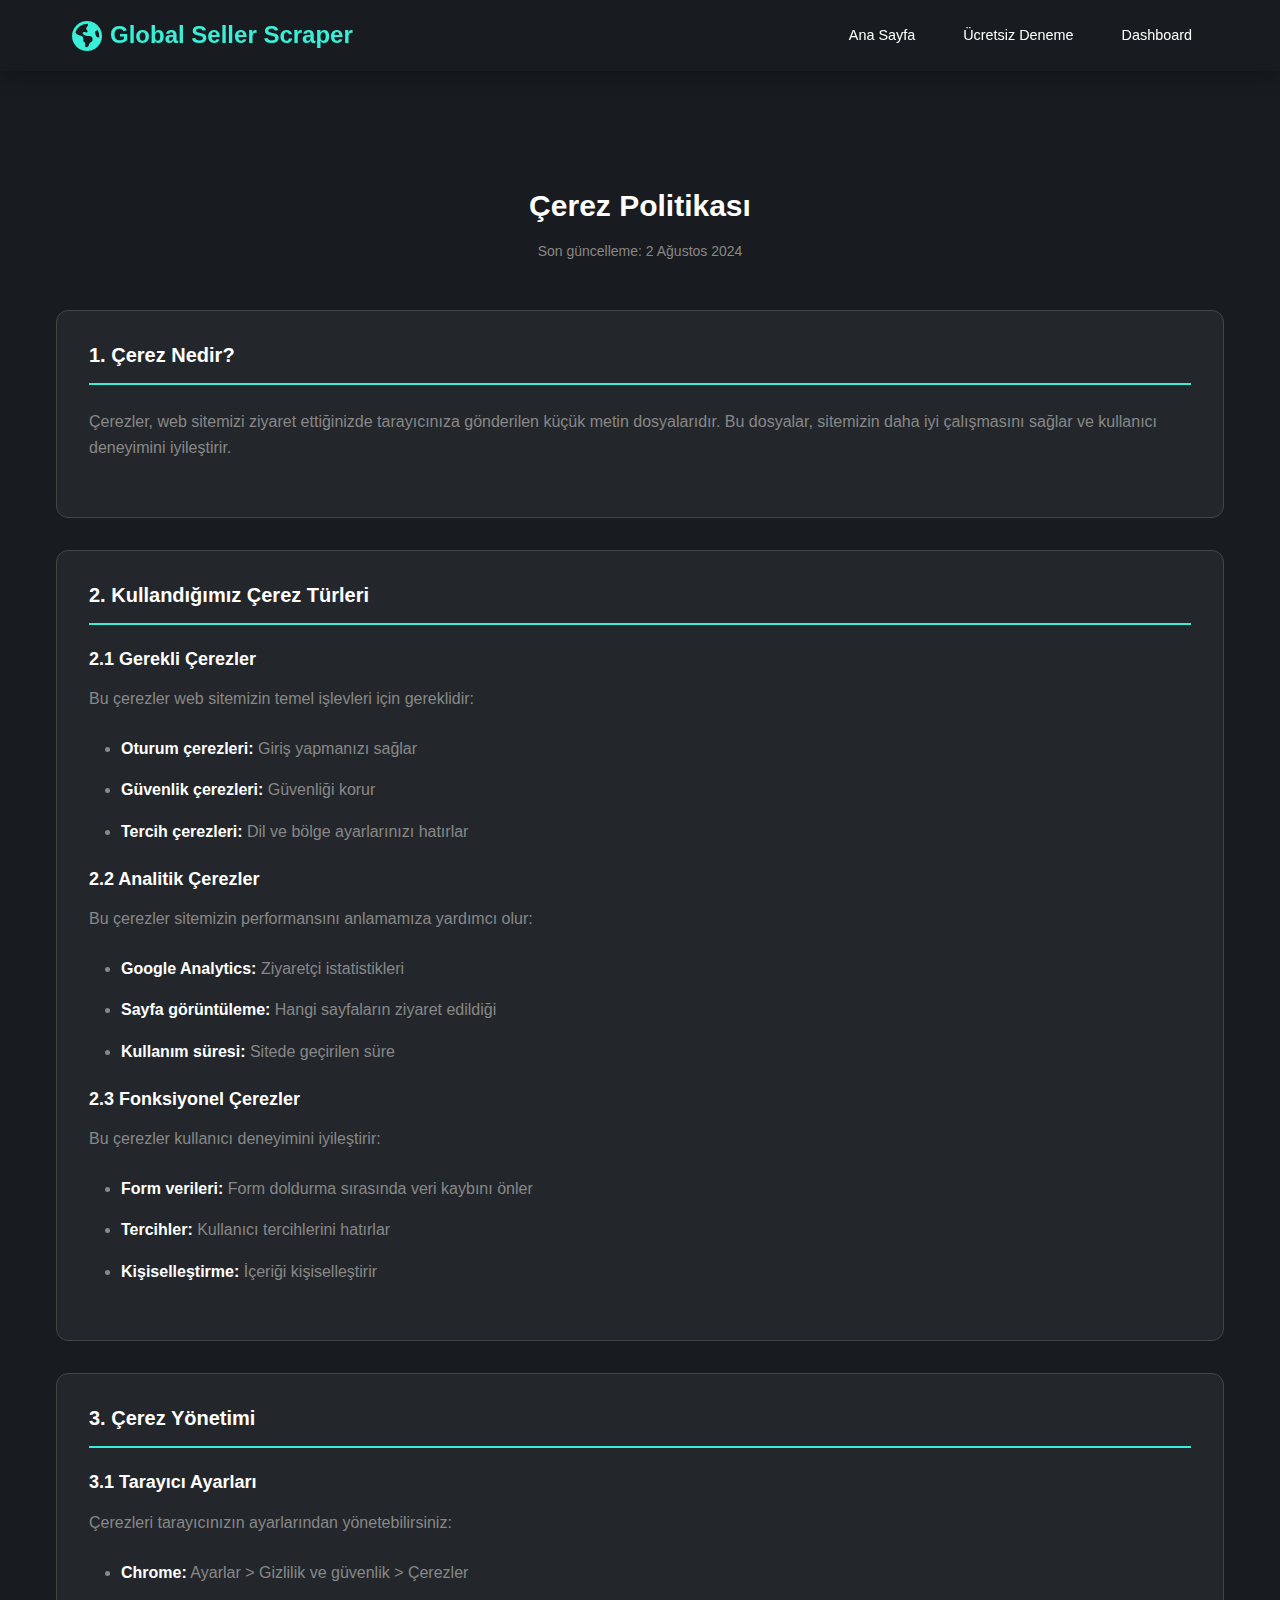
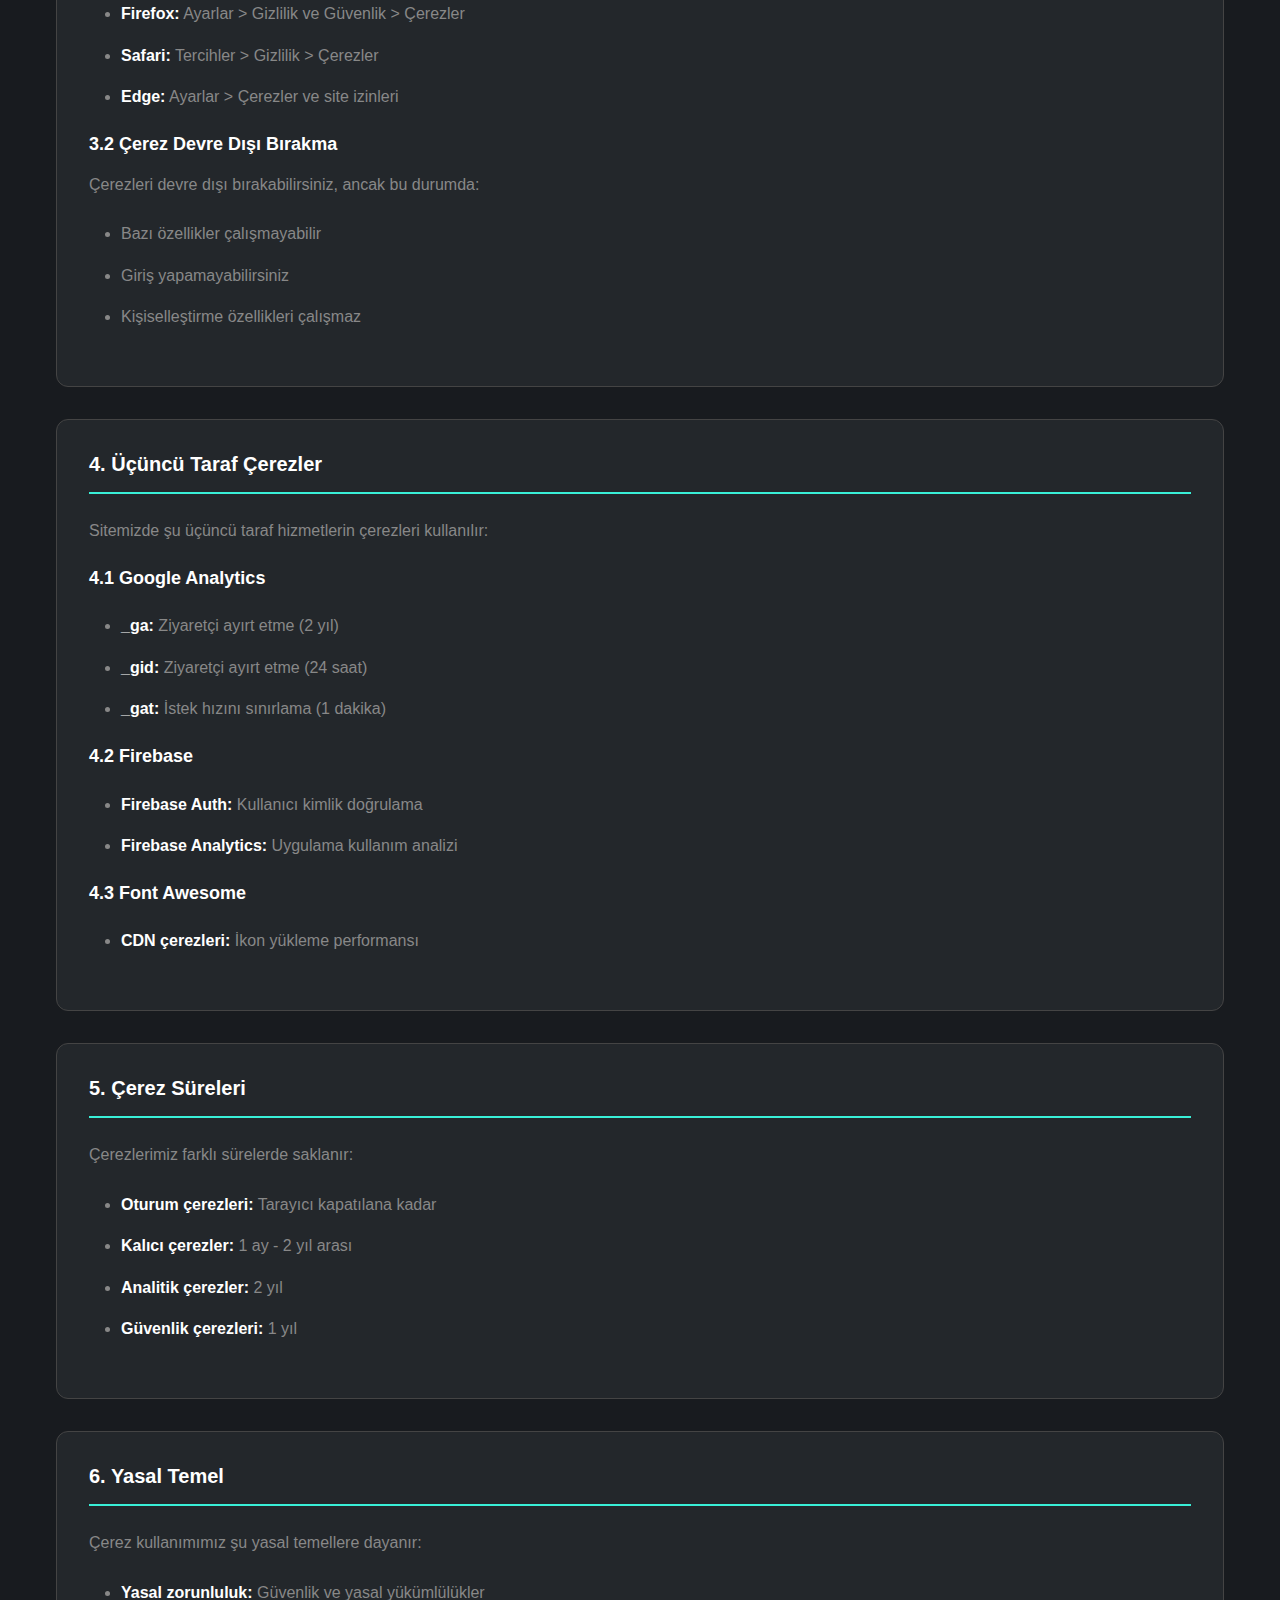
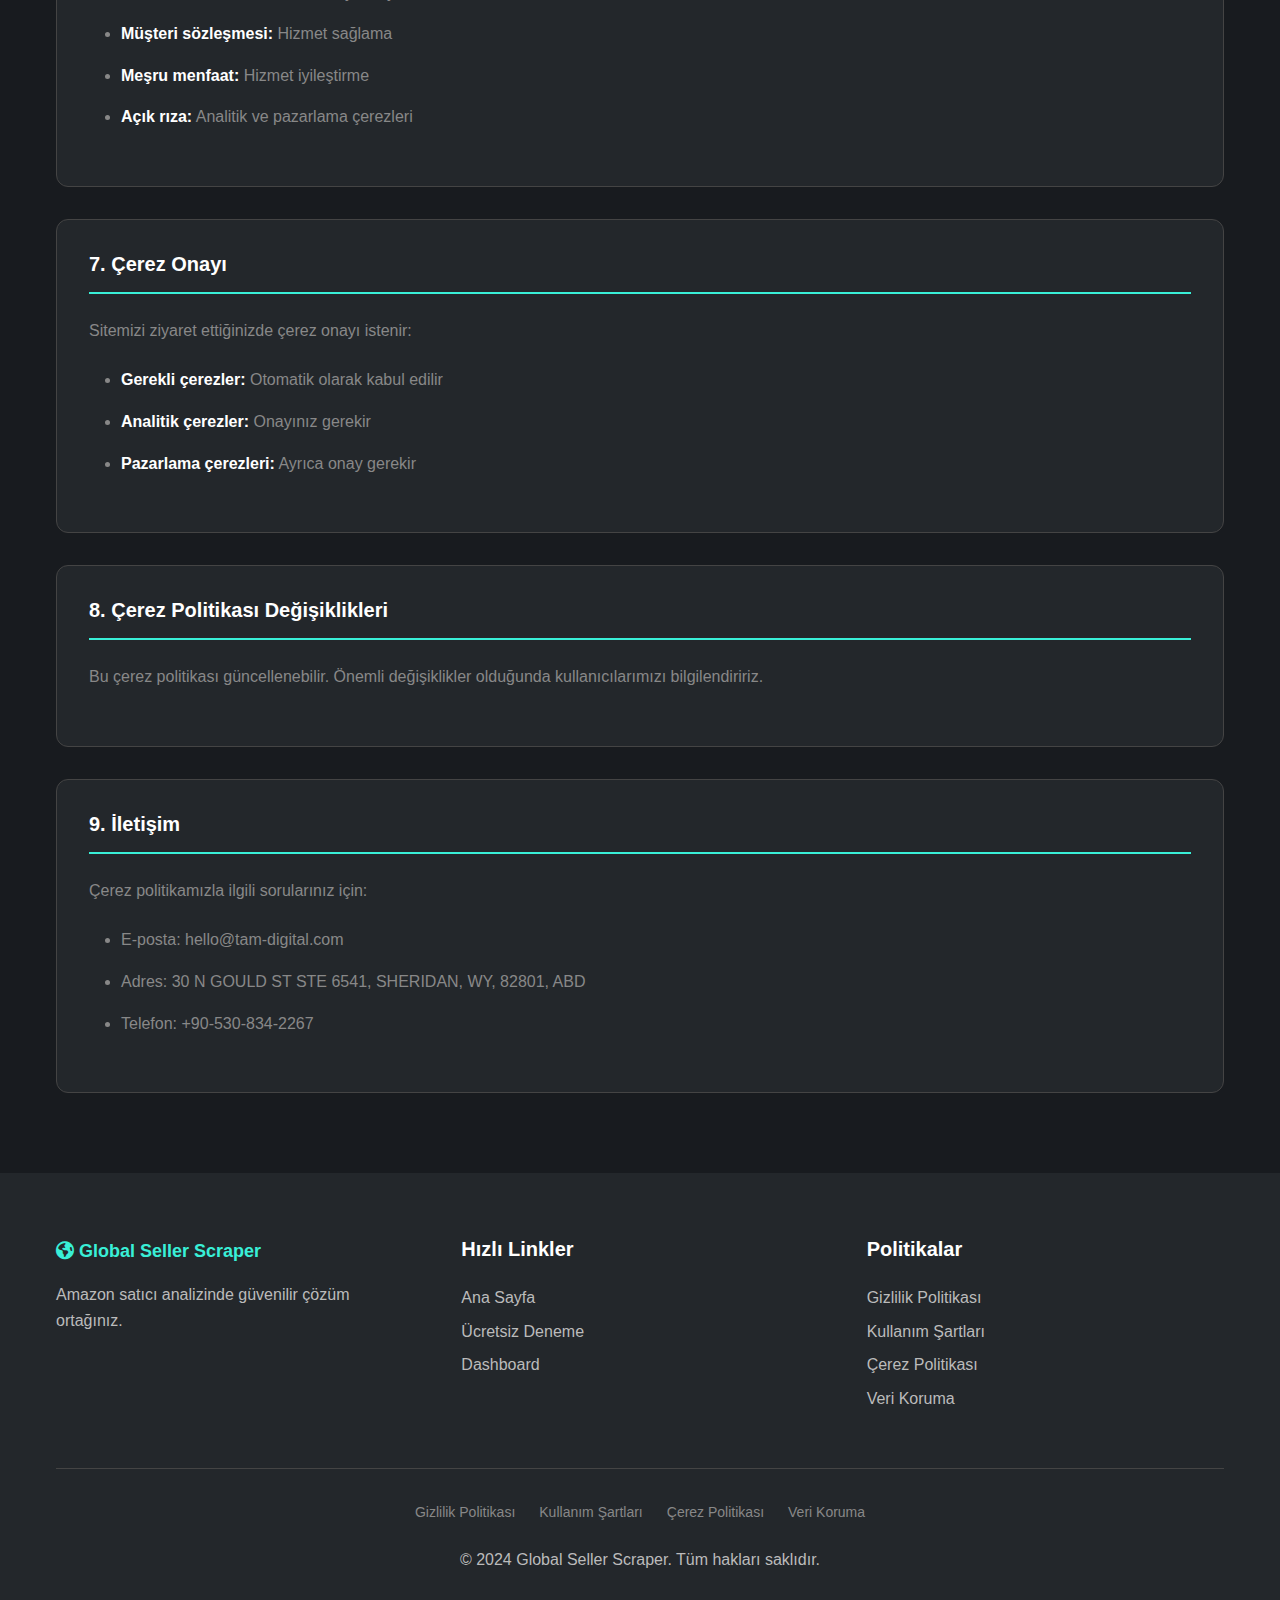
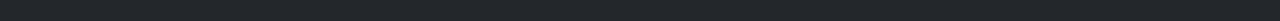
<file: policies/cookie-policy.html>
<!DOCTYPE html>
<html lang="tr">
<head>
    <meta charset="UTF-8">
    <meta name="viewport" content="width=device-width, initial-scale=1.0">
    <title>Çerez Politikası - Global Seller Scraper</title>
    <link rel="stylesheet" href="../css/styles.css">
    <link rel="stylesheet" href="https://cdnjs.cloudflare.com/ajax/libs/font-awesome/6.0.0/css/all.min.css">
</head>
<body>
    <!-- Header -->
    <header class="navbar">
        <div class="container">
            <div class="nav-container">
                <div class="nav-logo">
                    <a href="index.html">
                        <i class="fas fa-globe-americas"></i>
                        <span>Global Seller Scraper</span>
                    </a>
                </div>
                <nav class="nav-menu">
                    <a href="index.html" class="nav-link">Ana Sayfa</a>
                    <a href="trial.html" class="nav-link">Ücretsiz Deneme</a>
                    <a href="dashboard.html" class="nav-link">Dashboard</a>
                </nav>
            </div>
        </div>
    </header>

    <!-- Main Content -->
    <main class="policy-content">
        <div class="container">
            <div class="policy-header">
                <h1>Çerez Politikası</h1>
                <p>Son güncelleme: 2 Ağustos 2024</p>
            </div>

            <div class="policy-section">
                <h2>1. Çerez Nedir?</h2>
                <p>Çerezler, web sitemizi ziyaret ettiğinizde tarayıcınıza gönderilen küçük metin dosyalarıdır. Bu dosyalar, sitemizin daha iyi çalışmasını sağlar ve kullanıcı deneyimini iyileştirir.</p>
            </div>

            <div class="policy-section">
                <h2>2. Kullandığımız Çerez Türleri</h2>
                
                <h3>2.1 Gerekli Çerezler</h3>
                <p>Bu çerezler web sitemizin temel işlevleri için gereklidir:</p>
                <ul>
                    <li><strong>Oturum çerezleri:</strong> Giriş yapmanızı sağlar</li>
                    <li><strong>Güvenlik çerezleri:</strong> Güvenliği korur</li>
                    <li><strong>Tercih çerezleri:</strong> Dil ve bölge ayarlarınızı hatırlar</li>
                </ul>

                <h3>2.2 Analitik Çerezler</h3>
                <p>Bu çerezler sitemizin performansını anlamamıza yardımcı olur:</p>
                <ul>
                    <li><strong>Google Analytics:</strong> Ziyaretçi istatistikleri</li>
                    <li><strong>Sayfa görüntüleme:</strong> Hangi sayfaların ziyaret edildiği</li>
                    <li><strong>Kullanım süresi:</strong> Sitede geçirilen süre</li>
                </ul>

                <h3>2.3 Fonksiyonel Çerezler</h3>
                <p>Bu çerezler kullanıcı deneyimini iyileştirir:</p>
                <ul>
                    <li><strong>Form verileri:</strong> Form doldurma sırasında veri kaybını önler</li>
                    <li><strong>Tercihler:</strong> Kullanıcı tercihlerini hatırlar</li>
                    <li><strong>Kişiselleştirme:</strong> İçeriği kişiselleştirir</li>
                </ul>
            </div>

            <div class="policy-section">
                <h2>3. Çerez Yönetimi</h2>
                
                <h3>3.1 Tarayıcı Ayarları</h3>
                <p>Çerezleri tarayıcınızın ayarlarından yönetebilirsiniz:</p>
                <ul>
                    <li><strong>Chrome:</strong> Ayarlar > Gizlilik ve güvenlik > Çerezler</li>
                    <li><strong>Firefox:</strong> Ayarlar > Gizlilik ve Güvenlik > Çerezler</li>
                    <li><strong>Safari:</strong> Tercihler > Gizlilik > Çerezler</li>
                    <li><strong>Edge:</strong> Ayarlar > Çerezler ve site izinleri</li>
                </ul>

                <h3>3.2 Çerez Devre Dışı Bırakma</h3>
                <p>Çerezleri devre dışı bırakabilirsiniz, ancak bu durumda:</p>
                <ul>
                    <li>Bazı özellikler çalışmayabilir</li>
                    <li>Giriş yapamayabilirsiniz</li>
                    <li>Kişiselleştirme özellikleri çalışmaz</li>
                </ul>
            </div>

            <div class="policy-section">
                <h2>4. Üçüncü Taraf Çerezler</h2>
                <p>Sitemizde şu üçüncü taraf hizmetlerin çerezleri kullanılır:</p>
                
                <h3>4.1 Google Analytics</h3>
                <ul>
                    <li><strong>_ga:</strong> Ziyaretçi ayırt etme (2 yıl)</li>
                    <li><strong>_gid:</strong> Ziyaretçi ayırt etme (24 saat)</li>
                    <li><strong>_gat:</strong> İstek hızını sınırlama (1 dakika)</li>
                </ul>

                <h3>4.2 Firebase</h3>
                <ul>
                    <li><strong>Firebase Auth:</strong> Kullanıcı kimlik doğrulama</li>
                    <li><strong>Firebase Analytics:</strong> Uygulama kullanım analizi</li>
                </ul>

                <h3>4.3 Font Awesome</h3>
                <ul>
                    <li><strong>CDN çerezleri:</strong> İkon yükleme performansı</li>
                </ul>
            </div>

            <div class="policy-section">
                <h2>5. Çerez Süreleri</h2>
                <p>Çerezlerimiz farklı sürelerde saklanır:</p>
                <ul>
                    <li><strong>Oturum çerezleri:</strong> Tarayıcı kapatılana kadar</li>
                    <li><strong>Kalıcı çerezler:</strong> 1 ay - 2 yıl arası</li>
                    <li><strong>Analitik çerezler:</strong> 2 yıl</li>
                    <li><strong>Güvenlik çerezleri:</strong> 1 yıl</li>
                </ul>
            </div>

            <div class="policy-section">
                <h2>6. Yasal Temel</h2>
                <p>Çerez kullanımımız şu yasal temellere dayanır:</p>
                <ul>
                    <li><strong>Yasal zorunluluk:</strong> Güvenlik ve yasal yükümlülükler</li>
                    <li><strong>Müşteri sözleşmesi:</strong> Hizmet sağlama</li>
                    <li><strong>Meşru menfaat:</strong> Hizmet iyileştirme</li>
                    <li><strong>Açık rıza:</strong> Analitik ve pazarlama çerezleri</li>
                </ul>
            </div>

            <div class="policy-section">
                <h2>7. Çerez Onayı</h2>
                <p>Sitemizi ziyaret ettiğinizde çerez onayı istenir:</p>
                <ul>
                    <li><strong>Gerekli çerezler:</strong> Otomatik olarak kabul edilir</li>
                    <li><strong>Analitik çerezler:</strong> Onayınız gerekir</li>
                    <li><strong>Pazarlama çerezleri:</strong> Ayrıca onay gerekir</li>
                </ul>
            </div>

            <div class="policy-section">
                <h2>8. Çerez Politikası Değişiklikleri</h2>
                <p>Bu çerez politikası güncellenebilir. Önemli değişiklikler olduğunda kullanıcılarımızı bilgilendiririz.</p>
            </div>

            <div class="policy-section">
                <h2>9. İletişim</h2>
                <p>Çerez politikamızla ilgili sorularınız için:</p>
                <ul>
                    <li>E-posta: hello@tam-digital.com</li>
                    <li>Adres: 30 N GOULD ST STE 6541, SHERIDAN, WY, 82801, ABD</li>
                    <li>Telefon: +90-530-834-2267</li>
                </ul>
            </div>
        </div>
    </main>

    <!-- Footer -->
    <footer class="footer">
        <div class="container">
            <div class="footer-content">
                <div class="footer-section">
                    <div class="footer-logo">
                        <a href="index.html">
                            <i class="fas fa-globe-americas"></i>
                            <span>Global Seller Scraper</span>
                        </a>
                    </div>
                    <p>Amazon satıcı analizinde güvenilir çözüm ortağınız.</p>
                </div>
                
                <div class="footer-section">
                    <h4>Hızlı Linkler</h4>
                    <ul>
                        <li><a href="index.html">Ana Sayfa</a></li>
                        <li><a href="trial.html">Ücretsiz Deneme</a></li>
                        <li><a href="dashboard.html">Dashboard</a></li>
                    </ul>
                </div>
                
                <div class="footer-section">
                    <h4>Politikalar</h4>
                    <ul>
                        <li><a href="privacy-policy.html">Gizlilik Politikası</a></li>
                        <li><a href="terms-of-service.html">Kullanım Şartları</a></li>
                        <li><a href="cookie-policy.html">Çerez Politikası</a></li>
                        <li><a href="data-protection.html">Veri Koruma</a></li>
                    </ul>
                </div>
            </div>
            
            <div class="footer-bottom">
                <div class="footer-policies">
                    <a href="privacy-policy.html">Gizlilik Politikası</a>
                    <a href="terms-of-service.html">Kullanım Şartları</a>
                    <a href="cookie-policy.html">Çerez Politikası</a>
                    <a href="data-protection.html">Veri Koruma</a>
                </div>
                <p>&copy; 2024 Global Seller Scraper. Tüm hakları saklıdır.</p>
            </div>
        </div>
    </footer>

    <script src="../js/script.js"></script>
</body>
</html>
</file>
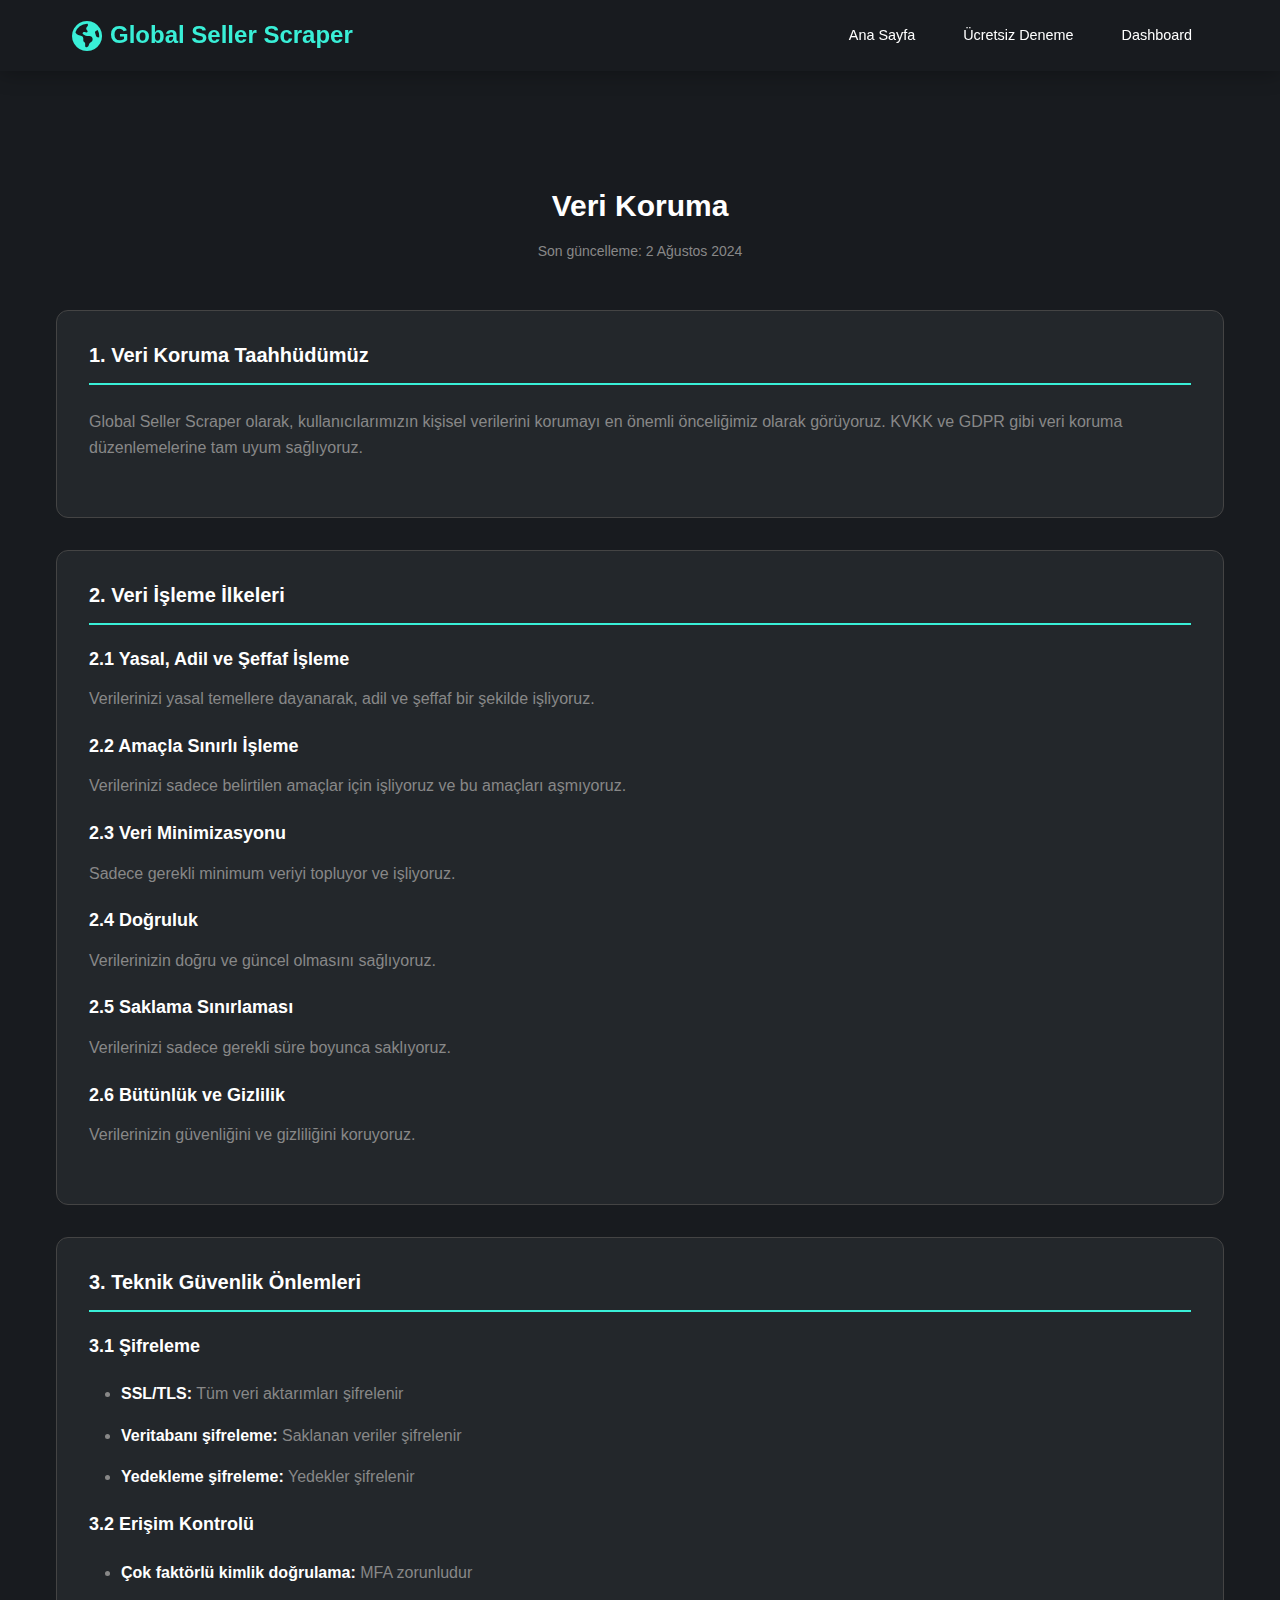
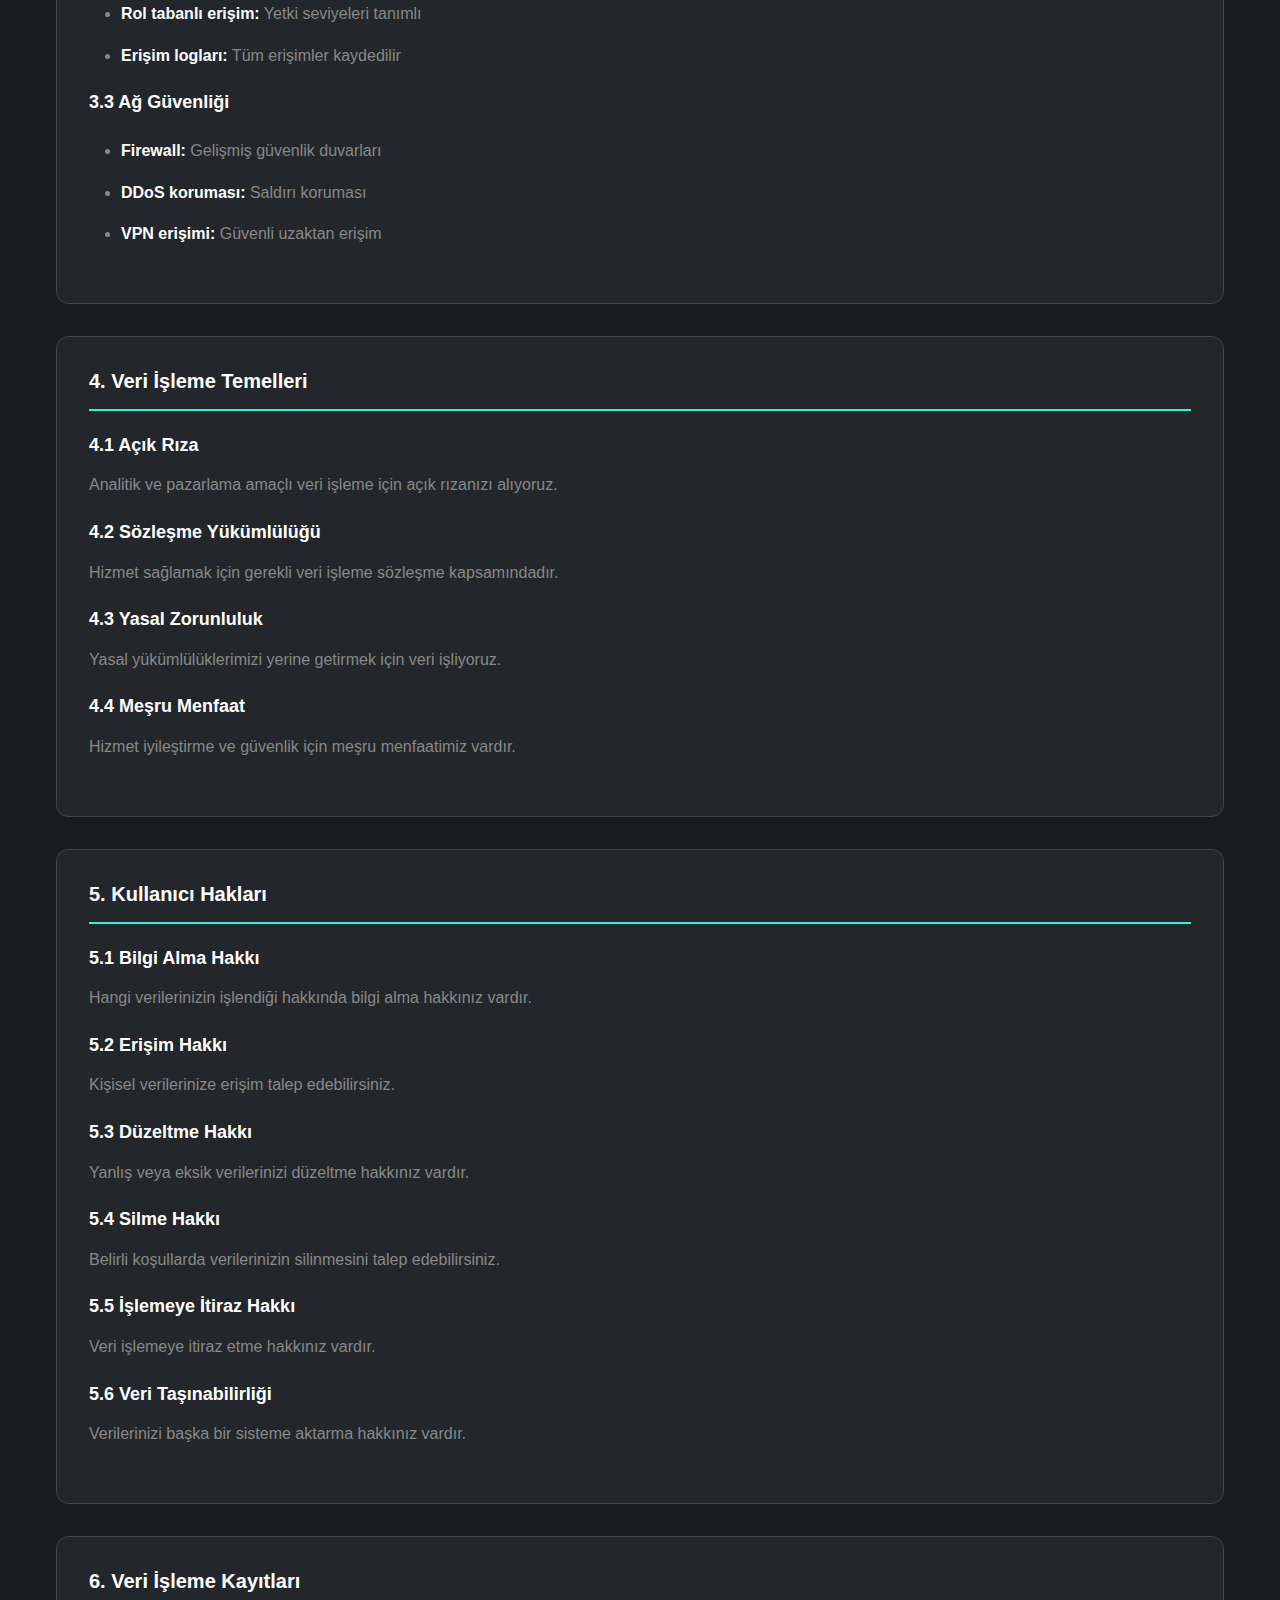
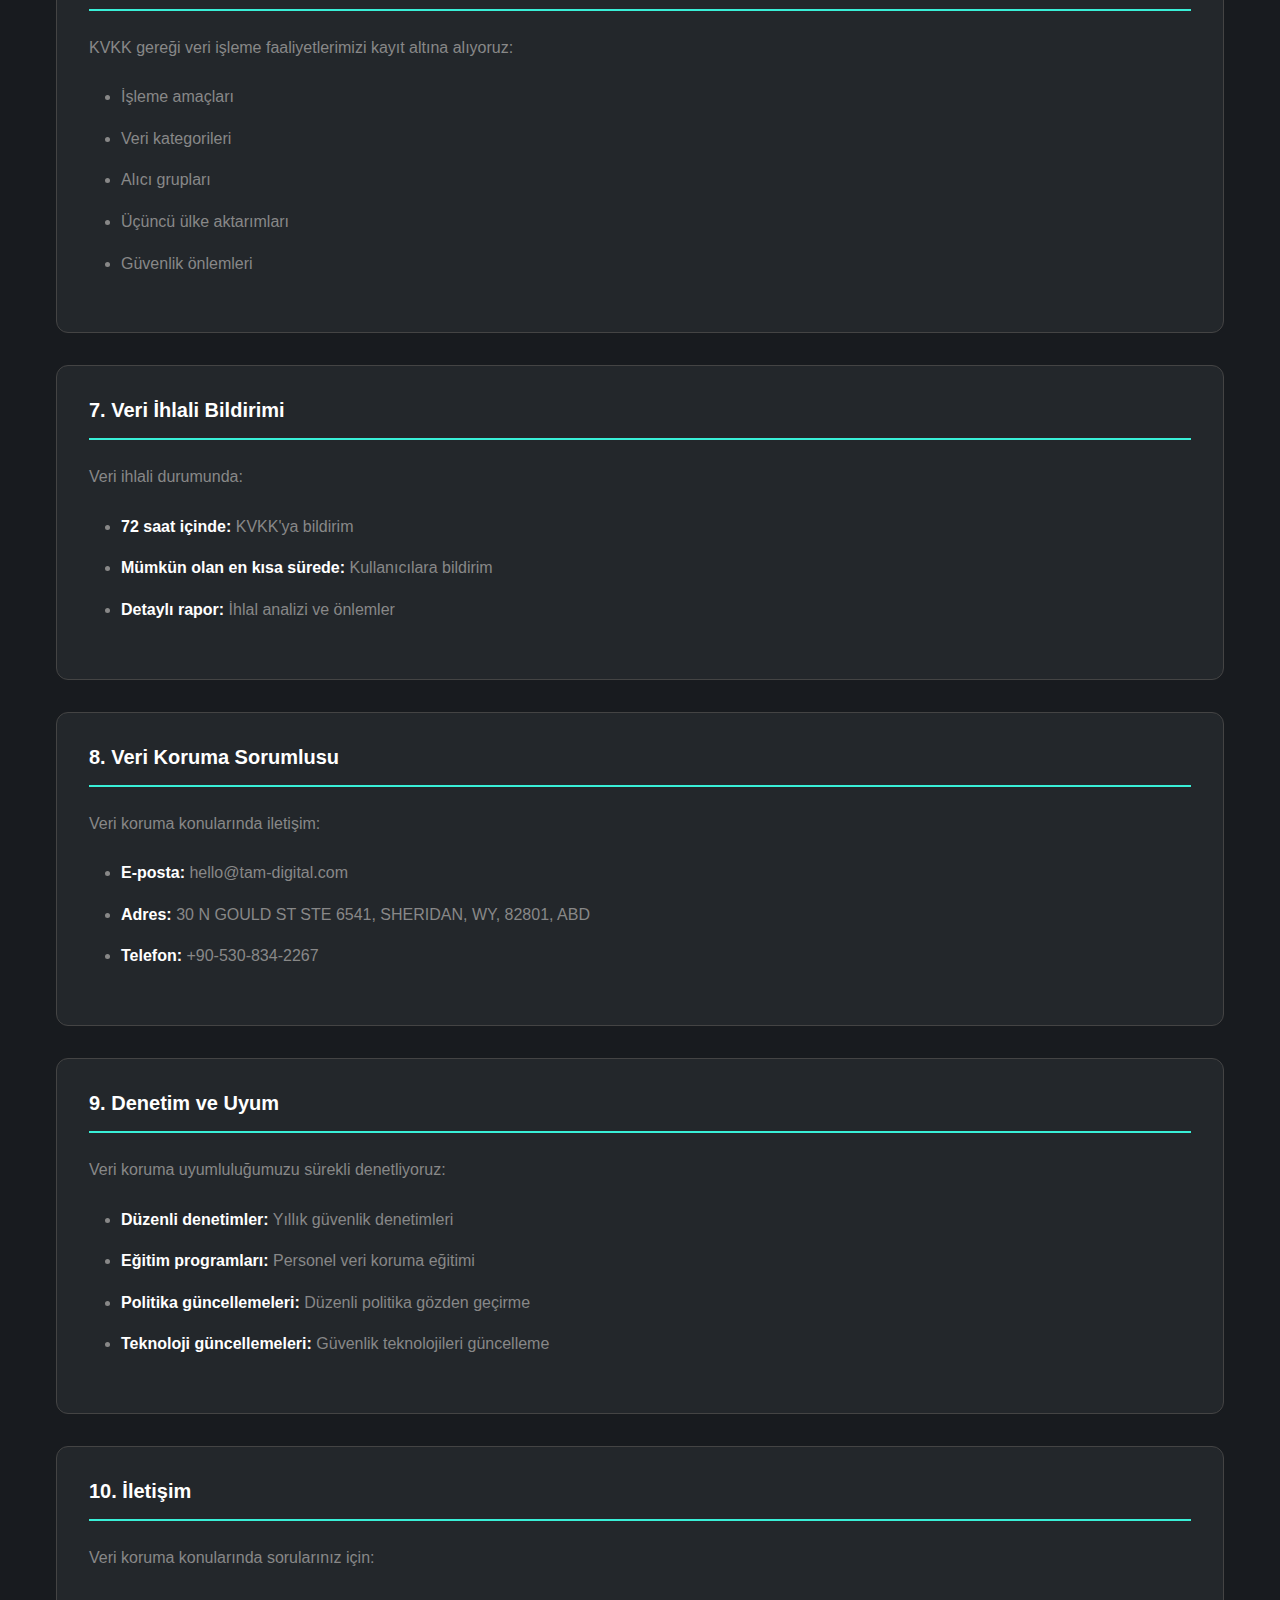
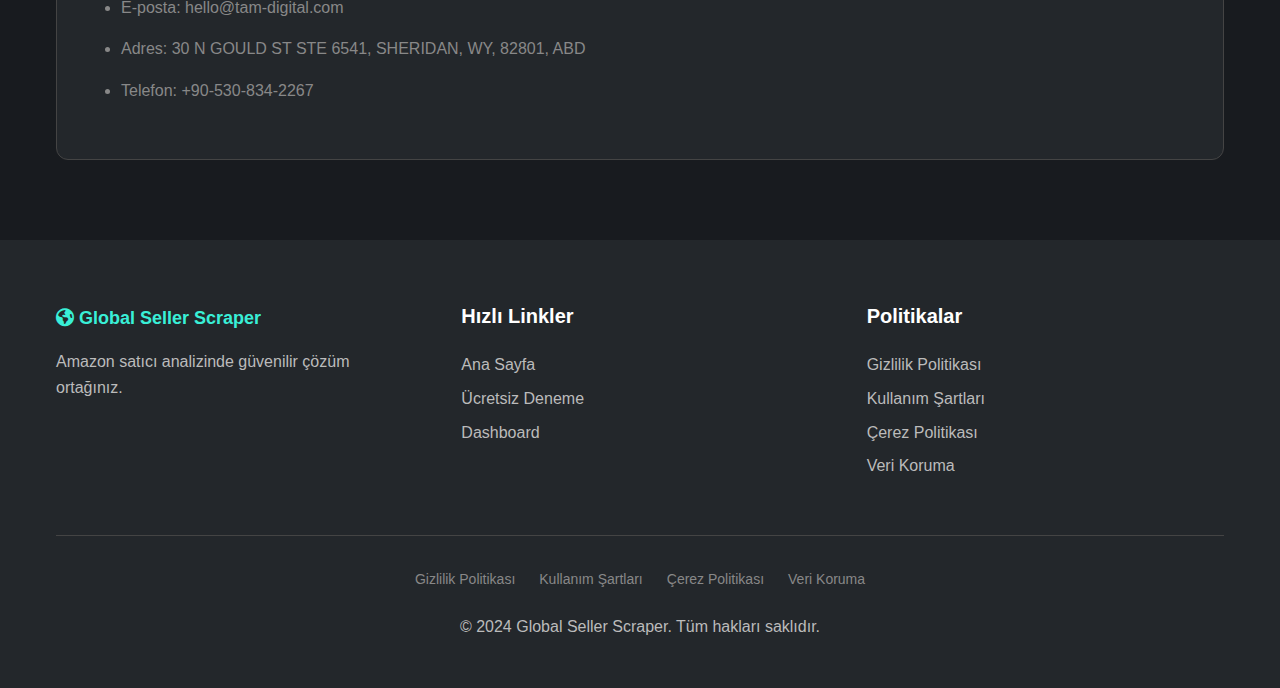
<file: policies/data-protection.html>
<!DOCTYPE html>
<html lang="tr">
<head>
    <meta charset="UTF-8">
    <meta name="viewport" content="width=device-width, initial-scale=1.0">
    <title>Veri Koruma - Global Seller Scraper</title>
    <link rel="stylesheet" href="../css/styles.css">
    <link rel="stylesheet" href="https://cdnjs.cloudflare.com/ajax/libs/font-awesome/6.0.0/css/all.min.css">
</head>
<body>
    <!-- Header -->
    <header class="navbar">
        <div class="container">
            <div class="nav-container">
                <div class="nav-logo">
                    <a href="index.html">
                        <i class="fas fa-globe-americas"></i>
                        <span>Global Seller Scraper</span>
                    </a>
                </div>
                <nav class="nav-menu">
                    <a href="index.html" class="nav-link">Ana Sayfa</a>
                    <a href="trial.html" class="nav-link">Ücretsiz Deneme</a>
                    <a href="dashboard.html" class="nav-link">Dashboard</a>
                </nav>
            </div>
        </div>
    </header>

    <!-- Main Content -->
    <main class="policy-content">
        <div class="container">
            <div class="policy-header">
                <h1>Veri Koruma</h1>
                <p>Son güncelleme: 2 Ağustos 2024</p>
            </div>

            <div class="policy-section">
                <h2>1. Veri Koruma Taahhüdümüz</h2>
                <p>Global Seller Scraper olarak, kullanıcılarımızın kişisel verilerini korumayı en önemli önceliğimiz olarak görüyoruz. KVKK ve GDPR gibi veri koruma düzenlemelerine tam uyum sağlıyoruz.</p>
            </div>

            <div class="policy-section">
                <h2>2. Veri İşleme İlkeleri</h2>
                
                <h3>2.1 Yasal, Adil ve Şeffaf İşleme</h3>
                <p>Verilerinizi yasal temellere dayanarak, adil ve şeffaf bir şekilde işliyoruz.</p>

                <h3>2.2 Amaçla Sınırlı İşleme</h3>
                <p>Verilerinizi sadece belirtilen amaçlar için işliyoruz ve bu amaçları aşmıyoruz.</p>

                <h3>2.3 Veri Minimizasyonu</h3>
                <p>Sadece gerekli minimum veriyi topluyor ve işliyoruz.</p>

                <h3>2.4 Doğruluk</h3>
                <p>Verilerinizin doğru ve güncel olmasını sağlıyoruz.</p>

                <h3>2.5 Saklama Sınırlaması</h3>
                <p>Verilerinizi sadece gerekli süre boyunca saklıyoruz.</p>

                <h3>2.6 Bütünlük ve Gizlilik</h3>
                <p>Verilerinizin güvenliğini ve gizliliğini koruyoruz.</p>
            </div>

            <div class="policy-section">
                <h2>3. Teknik Güvenlik Önlemleri</h2>
                
                <h3>3.1 Şifreleme</h3>
                <ul>
                    <li><strong>SSL/TLS:</strong> Tüm veri aktarımları şifrelenir</li>
                    <li><strong>Veritabanı şifreleme:</strong> Saklanan veriler şifrelenir</li>
                    <li><strong>Yedekleme şifreleme:</strong> Yedekler şifrelenir</li>
                </ul>

                <h3>3.2 Erişim Kontrolü</h3>
                <ul>
                    <li><strong>Çok faktörlü kimlik doğrulama:</strong> MFA zorunludur</li>
                    <li><strong>Rol tabanlı erişim:</strong> Yetki seviyeleri tanımlı</li>
                    <li><strong>Erişim logları:</strong> Tüm erişimler kaydedilir</li>
                </ul>

                <h3>3.3 Ağ Güvenliği</h3>
                <ul>
                    <li><strong>Firewall:</strong> Gelişmiş güvenlik duvarları</li>
                    <li><strong>DDoS koruması:</strong> Saldırı koruması</li>
                    <li><strong>VPN erişimi:</strong> Güvenli uzaktan erişim</li>
                </ul>
            </div>

            <div class="policy-section">
                <h2>4. Veri İşleme Temelleri</h2>
                
                <h3>4.1 Açık Rıza</h3>
                <p>Analitik ve pazarlama amaçlı veri işleme için açık rızanızı alıyoruz.</p>

                <h3>4.2 Sözleşme Yükümlülüğü</h3>
                <p>Hizmet sağlamak için gerekli veri işleme sözleşme kapsamındadır.</p>

                <h3>4.3 Yasal Zorunluluk</h3>
                <p>Yasal yükümlülüklerimizi yerine getirmek için veri işliyoruz.</p>

                <h3>4.4 Meşru Menfaat</h3>
                <p>Hizmet iyileştirme ve güvenlik için meşru menfaatimiz vardır.</p>
            </div>

            <div class="policy-section">
                <h2>5. Kullanıcı Hakları</h2>
                
                <h3>5.1 Bilgi Alma Hakkı</h3>
                <p>Hangi verilerinizin işlendiği hakkında bilgi alma hakkınız vardır.</p>

                <h3>5.2 Erişim Hakkı</h3>
                <p>Kişisel verilerinize erişim talep edebilirsiniz.</p>

                <h3>5.3 Düzeltme Hakkı</h3>
                <p>Yanlış veya eksik verilerinizi düzeltme hakkınız vardır.</p>

                <h3>5.4 Silme Hakkı</h3>
                <p>Belirli koşullarda verilerinizin silinmesini talep edebilirsiniz.</p>

                <h3>5.5 İşlemeye İtiraz Hakkı</h3>
                <p>Veri işlemeye itiraz etme hakkınız vardır.</p>

                <h3>5.6 Veri Taşınabilirliği</h3>
                <p>Verilerinizi başka bir sisteme aktarma hakkınız vardır.</p>
            </div>

            <div class="policy-section">
                <h2>6. Veri İşleme Kayıtları</h2>
                <p>KVKK gereği veri işleme faaliyetlerimizi kayıt altına alıyoruz:</p>
                <ul>
                    <li>İşleme amaçları</li>
                    <li>Veri kategorileri</li>
                    <li>Alıcı grupları</li>
                    <li>Üçüncü ülke aktarımları</li>
                    <li>Güvenlik önlemleri</li>
                </ul>
            </div>

            <div class="policy-section">
                <h2>7. Veri İhlali Bildirimi</h2>
                <p>Veri ihlali durumunda:</p>
                <ul>
                    <li><strong>72 saat içinde:</strong> KVKK'ya bildirim</li>
                    <li><strong>Mümkün olan en kısa sürede:</strong> Kullanıcılara bildirim</li>
                    <li><strong>Detaylı rapor:</strong> İhlal analizi ve önlemler</li>
                </ul>
            </div>

            <div class="policy-section">
                <h2>8. Veri Koruma Sorumlusu</h2>
                <p>Veri koruma konularında iletişim:</p>
                <ul>
                    <li><strong>E-posta:</strong> hello@tam-digital.com</li>
                    <li><strong>Adres:</strong> 30 N GOULD ST STE 6541, SHERIDAN, WY, 82801, ABD</li>
                    <li><strong>Telefon:</strong> +90-530-834-2267</li>
                </ul>
            </div>

            <div class="policy-section">
                <h2>9. Denetim ve Uyum</h2>
                <p>Veri koruma uyumluluğumuzu sürekli denetliyoruz:</p>
                <ul>
                    <li><strong>Düzenli denetimler:</strong> Yıllık güvenlik denetimleri</li>
                    <li><strong>Eğitim programları:</strong> Personel veri koruma eğitimi</li>
                    <li><strong>Politika güncellemeleri:</strong> Düzenli politika gözden geçirme</li>
                    <li><strong>Teknoloji güncellemeleri:</strong> Güvenlik teknolojileri güncelleme</li>
                </ul>
            </div>

            <div class="policy-section">
                <h2>10. İletişim</h2>
                <p>Veri koruma konularında sorularınız için:</p>
                <ul>
                    <li>E-posta: hello@tam-digital.com</li>
                    <li>Adres: 30 N GOULD ST STE 6541, SHERIDAN, WY, 82801, ABD</li>
                    <li>Telefon: +90-530-834-2267</li>
                </ul>
            </div>
        </div>
    </main>

    <!-- Footer -->
    <footer class="footer">
        <div class="container">
            <div class="footer-content">
                <div class="footer-section">
                    <div class="footer-logo">
                        <a href="index.html">
                            <i class="fas fa-globe-americas"></i>
                            <span>Global Seller Scraper</span>
                        </a>
                    </div>
                    <p>Amazon satıcı analizinde güvenilir çözüm ortağınız.</p>
                </div>
                
                <div class="footer-section">
                    <h4>Hızlı Linkler</h4>
                    <ul>
                        <li><a href="index.html">Ana Sayfa</a></li>
                        <li><a href="trial.html">Ücretsiz Deneme</a></li>
                        <li><a href="dashboard.html">Dashboard</a></li>
                    </ul>
                </div>
                
                <div class="footer-section">
                    <h4>Politikalar</h4>
                    <ul>
                        <li><a href="privacy-policy.html">Gizlilik Politikası</a></li>
                        <li><a href="terms-of-service.html">Kullanım Şartları</a></li>
                        <li><a href="cookie-policy.html">Çerez Politikası</a></li>
                        <li><a href="data-protection.html">Veri Koruma</a></li>
                    </ul>
                </div>
            </div>
            
            <div class="footer-bottom">
                <div class="footer-policies">
                    <a href="privacy-policy.html">Gizlilik Politikası</a>
                    <a href="terms-of-service.html">Kullanım Şartları</a>
                    <a href="cookie-policy.html">Çerez Politikası</a>
                    <a href="data-protection.html">Veri Koruma</a>
                </div>
                <p>&copy; 2024 Global Seller Scraper. Tüm hakları saklıdır.</p>
            </div>
        </div>
    </footer>

    <script src="../js/script.js"></script>
</body>
</html>
</file>
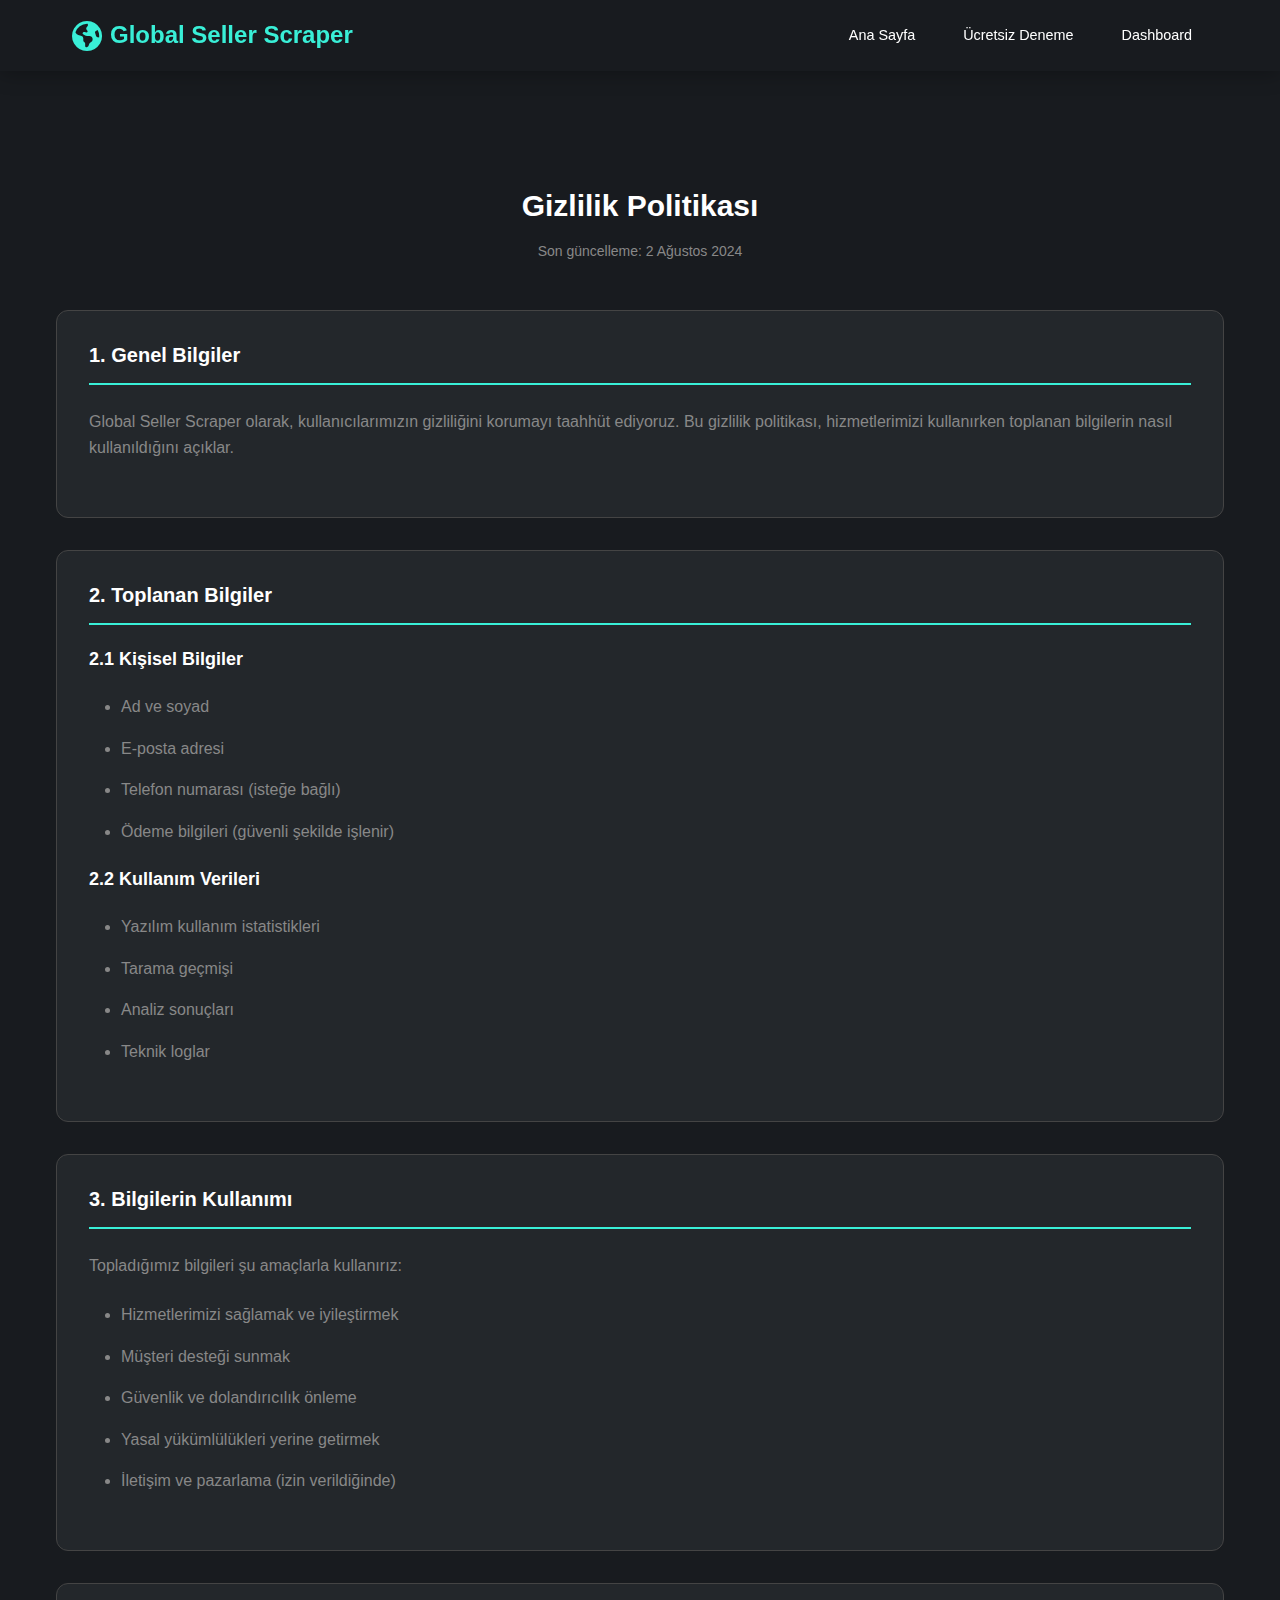
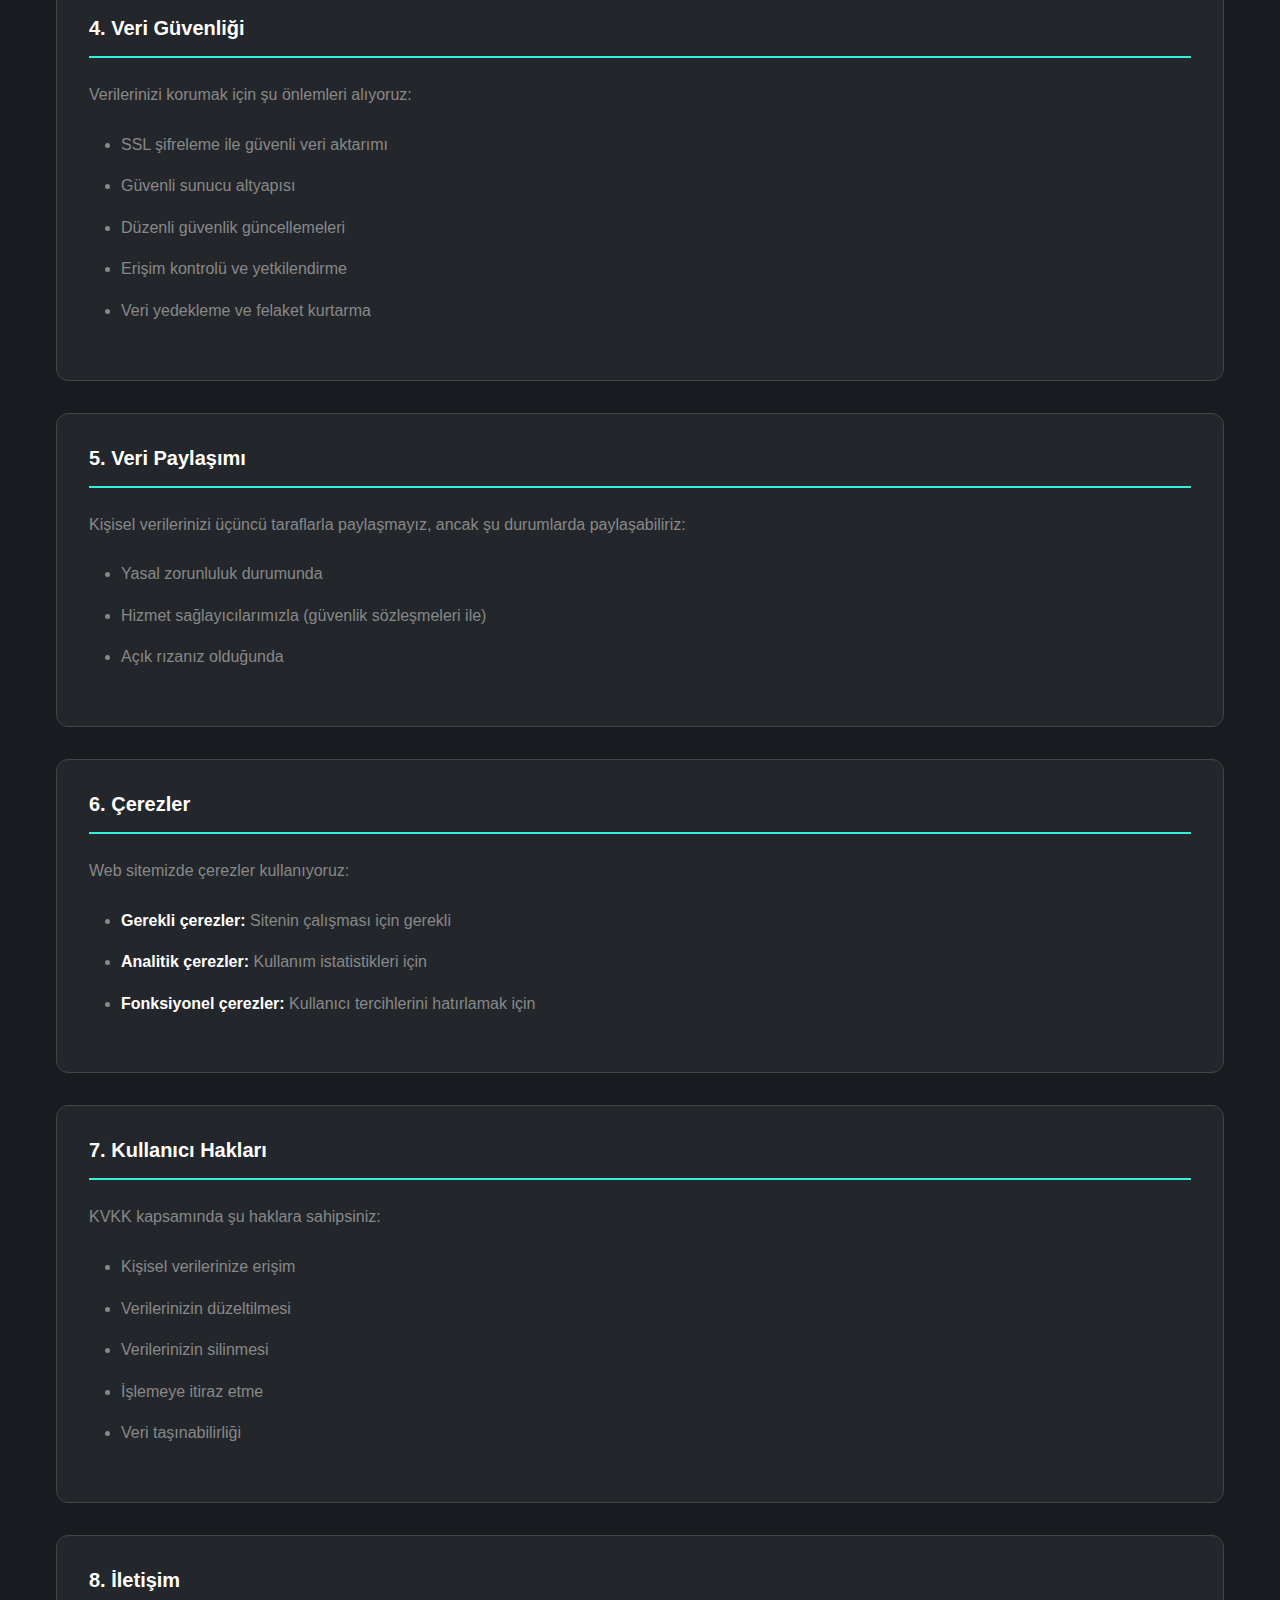
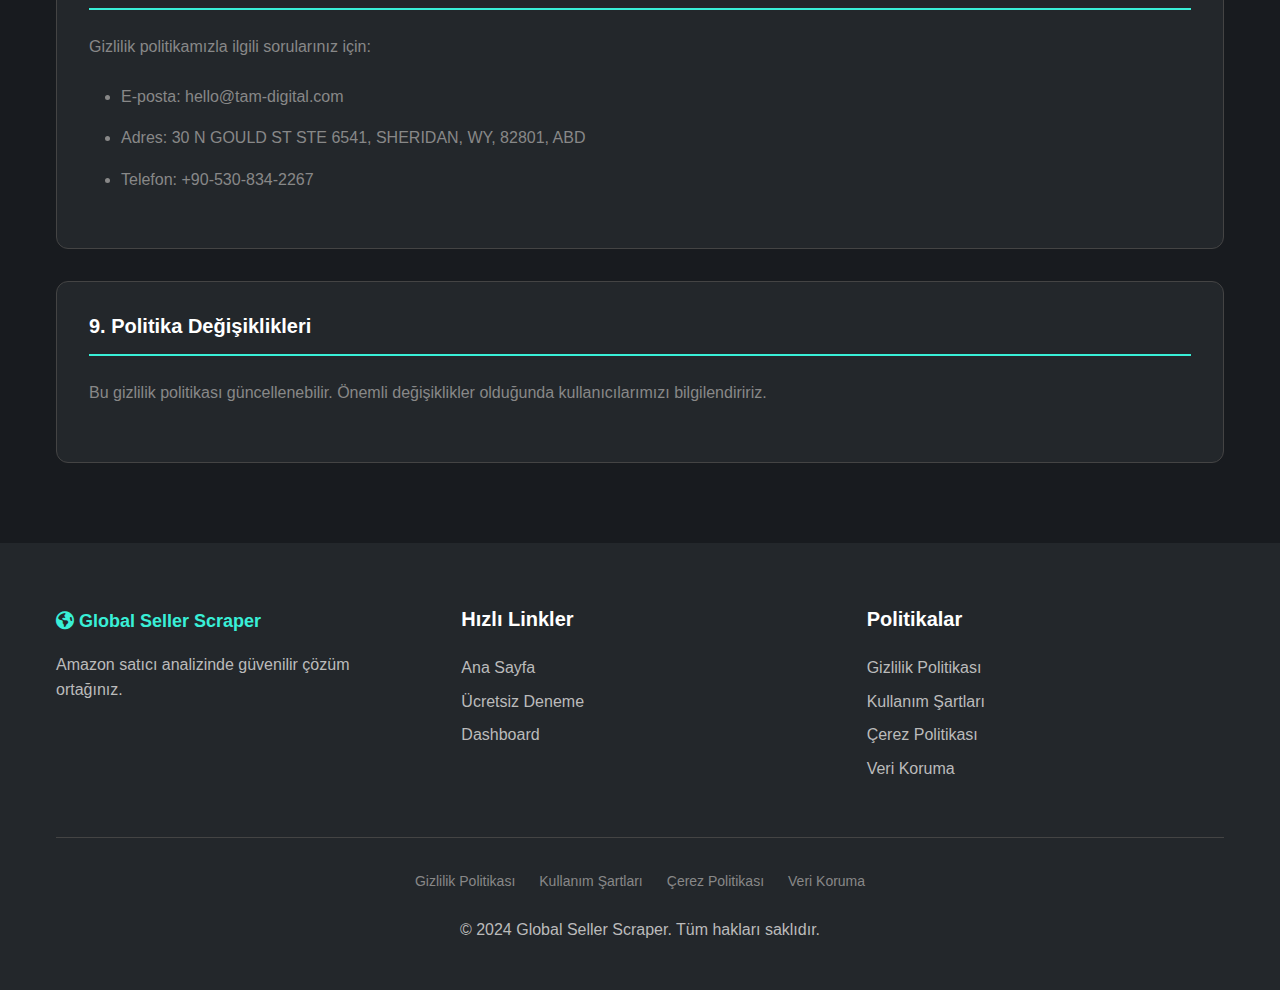
<file: policies/privacy-policy.html>
<!DOCTYPE html>
<html lang="tr">
<head>
    <meta charset="UTF-8">
    <meta name="viewport" content="width=device-width, initial-scale=1.0">
    <title>Gizlilik Politikası - Global Seller Scraper</title>
    <link rel="stylesheet" href="../css/styles.css">
    <link rel="stylesheet" href="https://cdnjs.cloudflare.com/ajax/libs/font-awesome/6.0.0/css/all.min.css">
</head>
<body>
    <!-- Header -->
    <header class="navbar">
        <div class="container">
            <div class="nav-container">
                <div class="nav-logo">
                    <a href="index.html">
                        <i class="fas fa-globe-americas"></i>
                        <span>Global Seller Scraper</span>
                    </a>
                </div>
                <nav class="nav-menu">
                    <a href="index.html" class="nav-link">Ana Sayfa</a>
                    <a href="trial.html" class="nav-link">Ücretsiz Deneme</a>
                    <a href="dashboard.html" class="nav-link">Dashboard</a>
                </nav>
            </div>
        </div>
    </header>

    <!-- Main Content -->
    <main class="policy-content">
        <div class="container">
            <div class="policy-header">
                <h1>Gizlilik Politikası</h1>
                <p>Son güncelleme: 2 Ağustos 2024</p>
            </div>

            <div class="policy-section">
                <h2>1. Genel Bilgiler</h2>
                <p>Global Seller Scraper olarak, kullanıcılarımızın gizliliğini korumayı taahhüt ediyoruz. Bu gizlilik politikası, hizmetlerimizi kullanırken toplanan bilgilerin nasıl kullanıldığını açıklar.</p>
            </div>

            <div class="policy-section">
                <h2>2. Toplanan Bilgiler</h2>
                <h3>2.1 Kişisel Bilgiler</h3>
                <ul>
                    <li>Ad ve soyad</li>
                    <li>E-posta adresi</li>
                    <li>Telefon numarası (isteğe bağlı)</li>
                    <li>Ödeme bilgileri (güvenli şekilde işlenir)</li>
                </ul>

                <h3>2.2 Kullanım Verileri</h3>
                <ul>
                    <li>Yazılım kullanım istatistikleri</li>
                    <li>Tarama geçmişi</li>
                    <li>Analiz sonuçları</li>
                    <li>Teknik loglar</li>
                </ul>
            </div>

            <div class="policy-section">
                <h2>3. Bilgilerin Kullanımı</h2>
                <p>Topladığımız bilgileri şu amaçlarla kullanırız:</p>
                <ul>
                    <li>Hizmetlerimizi sağlamak ve iyileştirmek</li>
                    <li>Müşteri desteği sunmak</li>
                    <li>Güvenlik ve dolandırıcılık önleme</li>
                    <li>Yasal yükümlülükleri yerine getirmek</li>
                    <li>İletişim ve pazarlama (izin verildiğinde)</li>
                </ul>
            </div>

            <div class="policy-section">
                <h2>4. Veri Güvenliği</h2>
                <p>Verilerinizi korumak için şu önlemleri alıyoruz:</p>
                <ul>
                    <li>SSL şifreleme ile güvenli veri aktarımı</li>
                    <li>Güvenli sunucu altyapısı</li>
                    <li>Düzenli güvenlik güncellemeleri</li>
                    <li>Erişim kontrolü ve yetkilendirme</li>
                    <li>Veri yedekleme ve felaket kurtarma</li>
                </ul>
            </div>

            <div class="policy-section">
                <h2>5. Veri Paylaşımı</h2>
                <p>Kişisel verilerinizi üçüncü taraflarla paylaşmayız, ancak şu durumlarda paylaşabiliriz:</p>
                <ul>
                    <li>Yasal zorunluluk durumunda</li>
                    <li>Hizmet sağlayıcılarımızla (güvenlik sözleşmeleri ile)</li>
                    <li>Açık rızanız olduğunda</li>
                </ul>
            </div>

            <div class="policy-section">
                <h2>6. Çerezler</h2>
                <p>Web sitemizde çerezler kullanıyoruz:</p>
                <ul>
                    <li><strong>Gerekli çerezler:</strong> Sitenin çalışması için gerekli</li>
                    <li><strong>Analitik çerezler:</strong> Kullanım istatistikleri için</li>
                    <li><strong>Fonksiyonel çerezler:</strong> Kullanıcı tercihlerini hatırlamak için</li>
                </ul>
            </div>

            <div class="policy-section">
                <h2>7. Kullanıcı Hakları</h2>
                <p>KVKK kapsamında şu haklara sahipsiniz:</p>
                <ul>
                    <li>Kişisel verilerinize erişim</li>
                    <li>Verilerinizin düzeltilmesi</li>
                    <li>Verilerinizin silinmesi</li>
                    <li>İşlemeye itiraz etme</li>
                    <li>Veri taşınabilirliği</li>
                </ul>
            </div>

            <div class="policy-section">
                <h2>8. İletişim</h2>
                <p>Gizlilik politikamızla ilgili sorularınız için:</p>
                <ul>
                    <li>E-posta: hello@tam-digital.com</li>
                    <li>Adres: 30 N GOULD ST STE 6541, SHERIDAN, WY, 82801, ABD</li>
                    <li>Telefon: +90-530-834-2267</li>
                </ul>
            </div>

            <div class="policy-section">
                <h2>9. Politika Değişiklikleri</h2>
                <p>Bu gizlilik politikası güncellenebilir. Önemli değişiklikler olduğunda kullanıcılarımızı bilgilendiririz.</p>
            </div>
        </div>
    </main>

    <!-- Footer -->
    <footer class="footer">
        <div class="container">
            <div class="footer-content">
                <div class="footer-section">
                    <div class="footer-logo">
                        <a href="index.html">
                            <i class="fas fa-globe-americas"></i>
                            <span>Global Seller Scraper</span>
                        </a>
                    </div>
                    <p>Amazon satıcı analizinde güvenilir çözüm ortağınız.</p>
                </div>
                
                <div class="footer-section">
                    <h4>Hızlı Linkler</h4>
                    <ul>
                        <li><a href="index.html">Ana Sayfa</a></li>
                        <li><a href="trial.html">Ücretsiz Deneme</a></li>
                        <li><a href="dashboard.html">Dashboard</a></li>
                    </ul>
                </div>
                
                <div class="footer-section">
                    <h4>Politikalar</h4>
                    <ul>
                        <li><a href="privacy-policy.html">Gizlilik Politikası</a></li>
                        <li><a href="terms-of-service.html">Kullanım Şartları</a></li>
                        <li><a href="cookie-policy.html">Çerez Politikası</a></li>
                        <li><a href="data-protection.html">Veri Koruma</a></li>
                    </ul>
                </div>
            </div>
            
            <div class="footer-bottom">
                <div class="footer-policies">
                    <a href="privacy-policy.html">Gizlilik Politikası</a>
                    <a href="terms-of-service.html">Kullanım Şartları</a>
                    <a href="cookie-policy.html">Çerez Politikası</a>
                    <a href="data-protection.html">Veri Koruma</a>
                </div>
                <p>&copy; 2024 Global Seller Scraper. Tüm hakları saklıdır.</p>
            </div>
        </div>
    </footer>

    <script src="../js/script.js"></script>
</body>
</html>
</file>
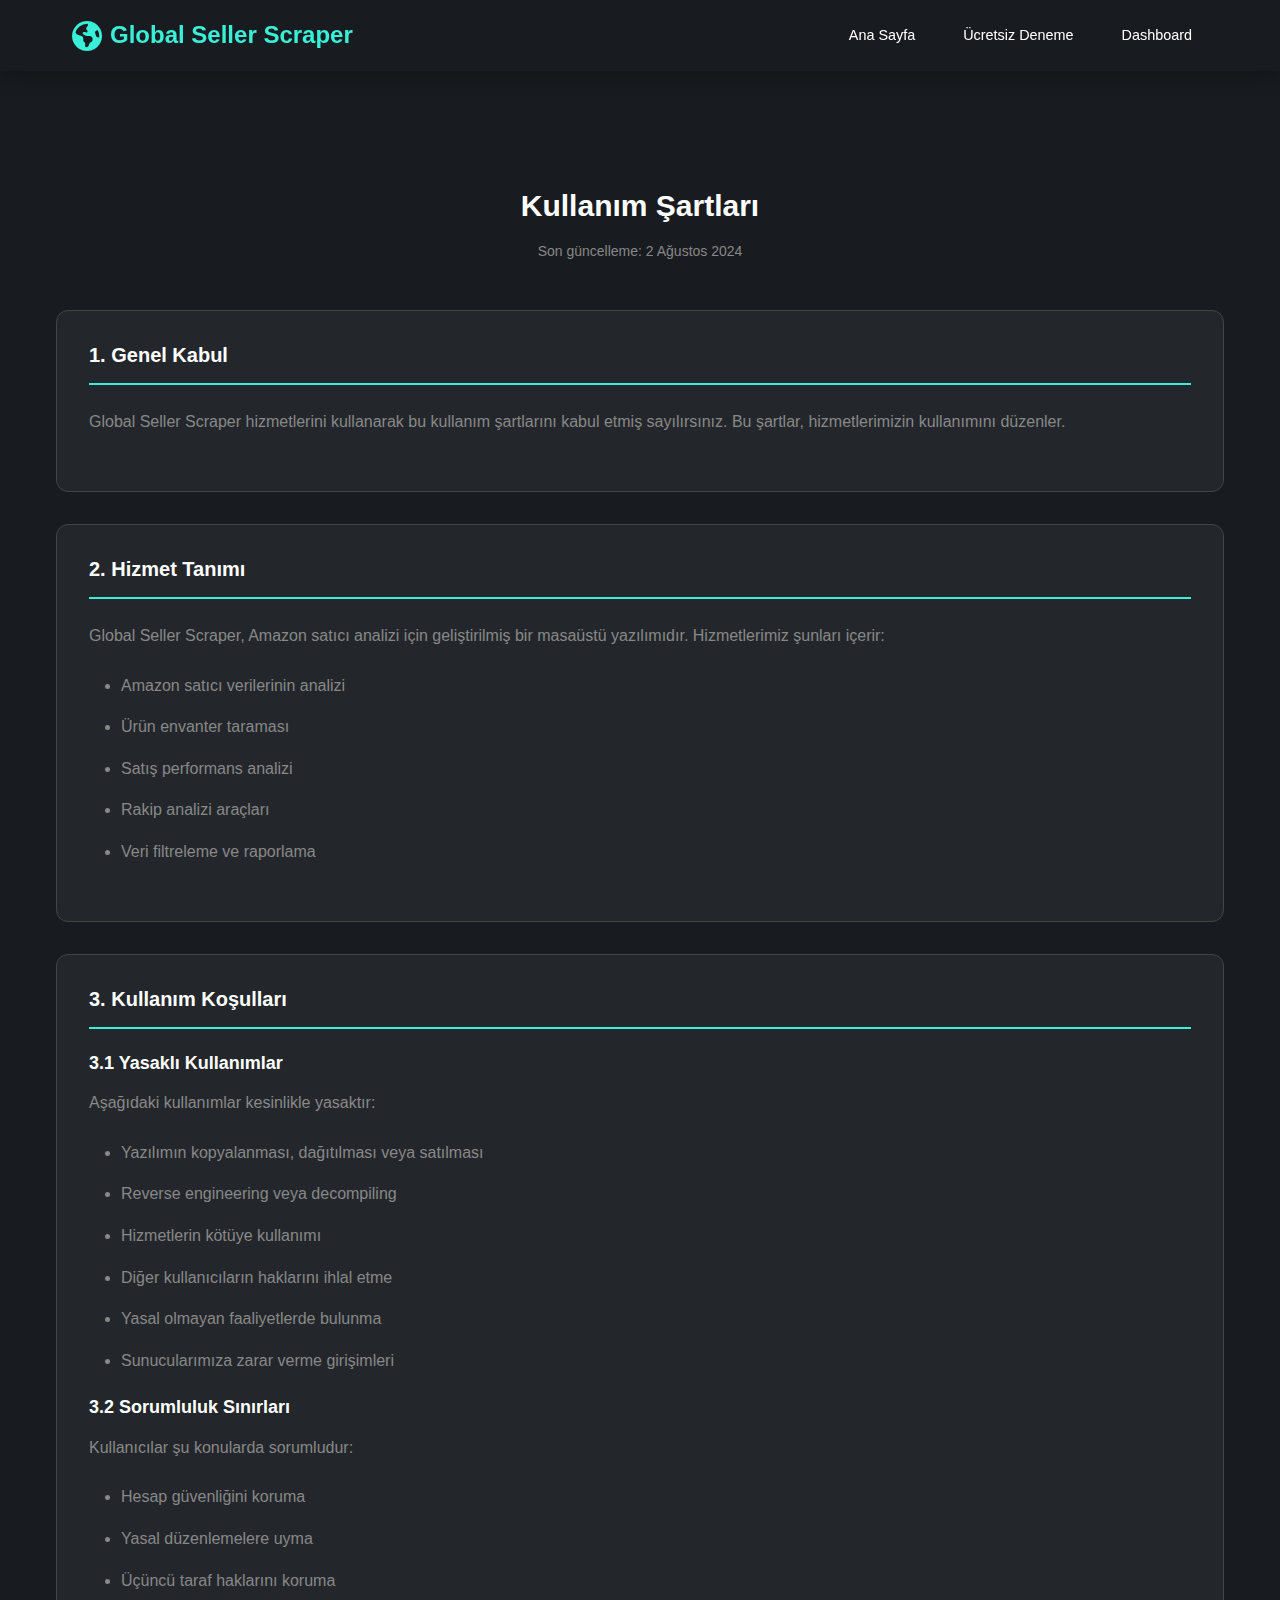
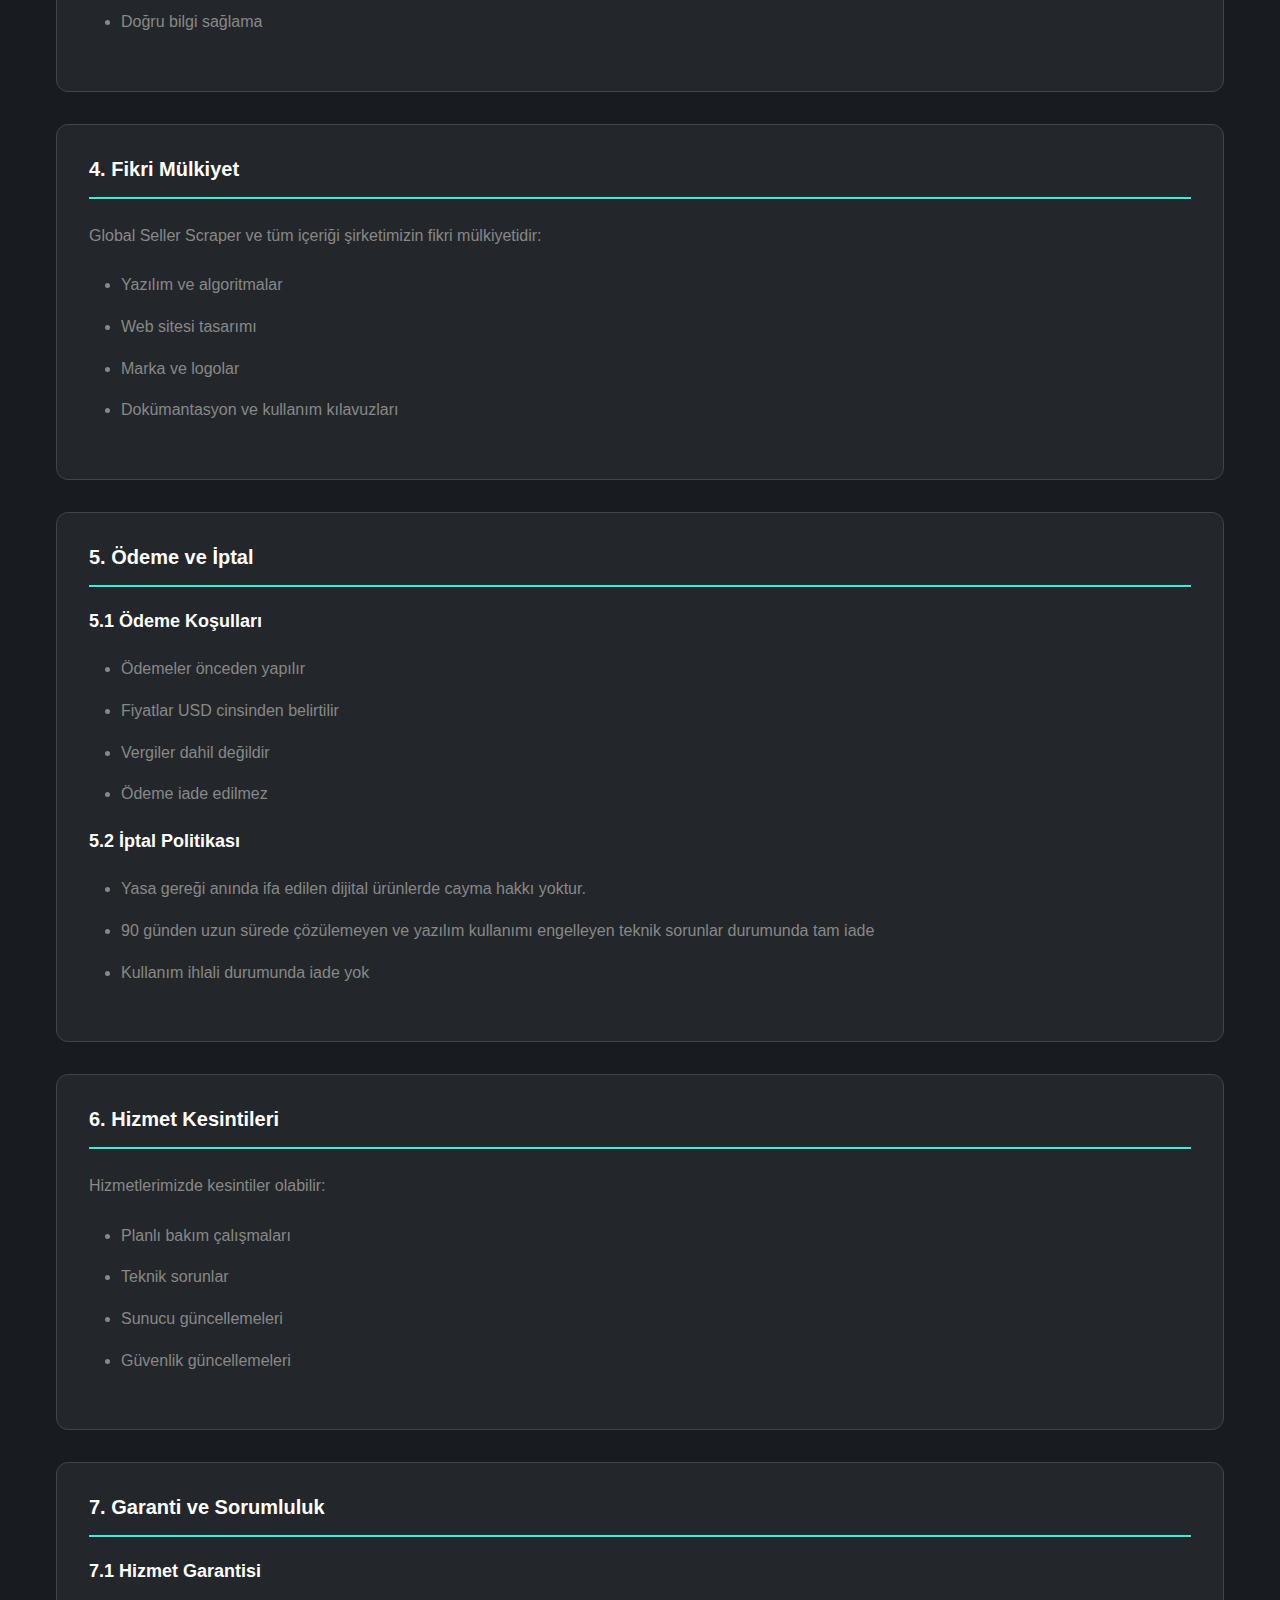
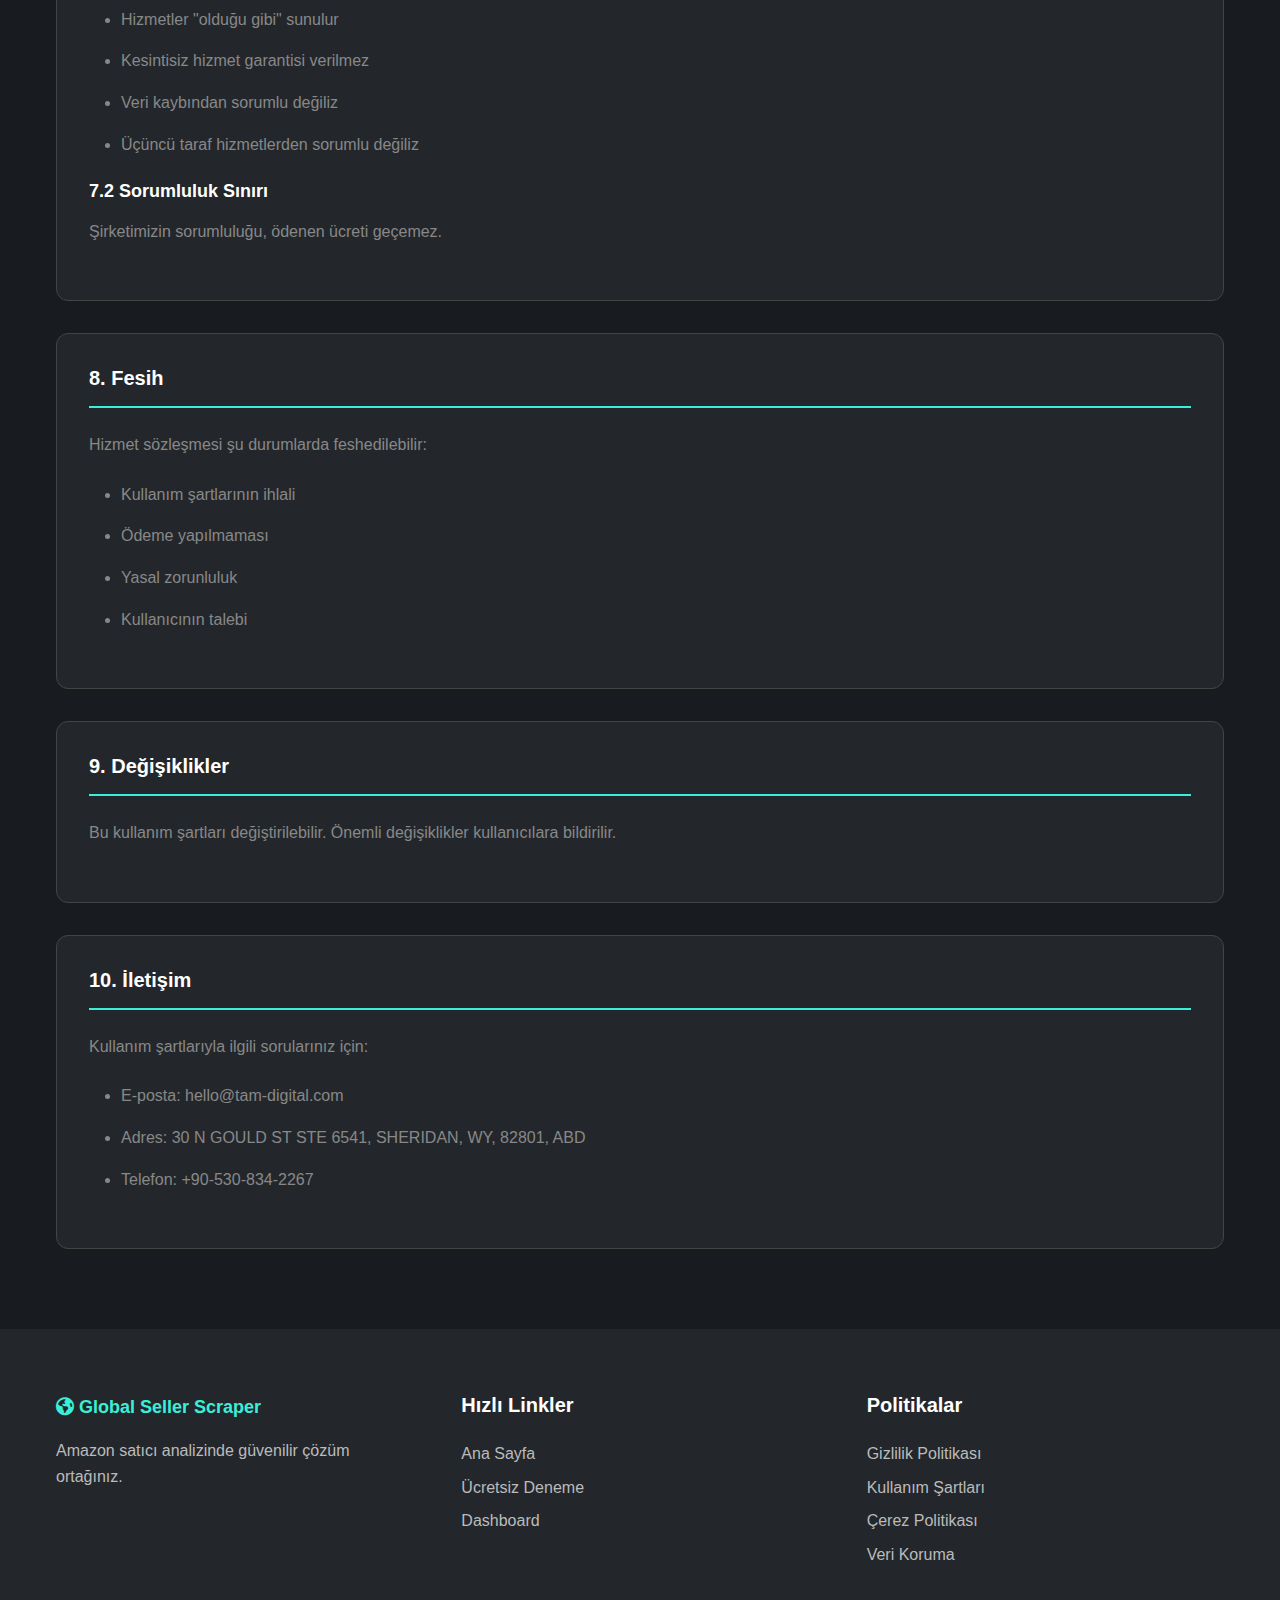
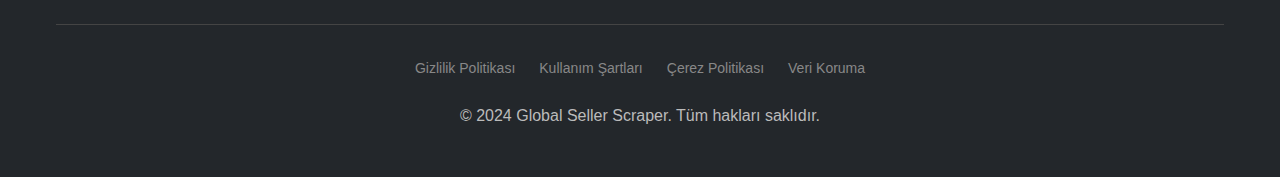
<file: policies/terms-of-service.html>
<!DOCTYPE html>
<html lang="tr">
<head>
    <meta charset="UTF-8">
    <meta name="viewport" content="width=device-width, initial-scale=1.0">
    <title>Kullanım Şartları - Global Seller Scraper</title>
    <link rel="stylesheet" href="../css/styles.css">
    <link rel="stylesheet" href="https://cdnjs.cloudflare.com/ajax/libs/font-awesome/6.0.0/css/all.min.css">
</head>
<body>
    <!-- Header -->
    <header class="navbar">
        <div class="container">
            <div class="nav-container">
                <div class="nav-logo">
                    <a href="index.html">
                        <i class="fas fa-globe-americas"></i>
                        <span>Global Seller Scraper</span>
                    </a>
                </div>
                <nav class="nav-menu">
                    <a href="index.html" class="nav-link">Ana Sayfa</a>
                    <a href="trial.html" class="nav-link">Ücretsiz Deneme</a>
                    <a href="dashboard.html" class="nav-link">Dashboard</a>
                </nav>
            </div>
        </div>
    </header>

    <!-- Main Content -->
    <main class="policy-content">
        <div class="container">
            <div class="policy-header">
                <h1>Kullanım Şartları</h1>
                <p>Son güncelleme: 2 Ağustos 2024</p>
            </div>

            <div class="policy-section">
                <h2>1. Genel Kabul</h2>
                <p>Global Seller Scraper hizmetlerini kullanarak bu kullanım şartlarını kabul etmiş sayılırsınız. Bu şartlar, hizmetlerimizin kullanımını düzenler.</p>
            </div>

            <div class="policy-section">
                <h2>2. Hizmet Tanımı</h2>
                <p>Global Seller Scraper, Amazon satıcı analizi için geliştirilmiş bir masaüstü yazılımıdır. Hizmetlerimiz şunları içerir:</p>
                <ul>
                    <li>Amazon satıcı verilerinin analizi</li>
                    <li>Ürün envanter taraması</li>
                    <li>Satış performans analizi</li>
                    <li>Rakip analizi araçları</li>
                    <li>Veri filtreleme ve raporlama</li>
                </ul>
            </div>

            <div class="policy-section">
                <h2>3. Kullanım Koşulları</h2>
                <h3>3.1 Yasaklı Kullanımlar</h3>
                <p>Aşağıdaki kullanımlar kesinlikle yasaktır:</p>
                <ul>
                    <li>Yazılımın kopyalanması, dağıtılması veya satılması</li>
                    <li>Reverse engineering veya decompiling</li>
                    <li>Hizmetlerin kötüye kullanımı</li>
                    <li>Diğer kullanıcıların haklarını ihlal etme</li>
                    <li>Yasal olmayan faaliyetlerde bulunma</li>
                    <li>Sunucularımıza zarar verme girişimleri</li>
                </ul>

                <h3>3.2 Sorumluluk Sınırları</h3>
                <p>Kullanıcılar şu konularda sorumludur:</p>
                <ul>
                    <li>Hesap güvenliğini koruma</li>
                    <li>Yasal düzenlemelere uyma</li>
                    <li>Üçüncü taraf haklarını koruma</li>
                    <li>Doğru bilgi sağlama</li>
                </ul>
            </div>

            <div class="policy-section">
                <h2>4. Fikri Mülkiyet</h2>
                <p>Global Seller Scraper ve tüm içeriği şirketimizin fikri mülkiyetidir:</p>
                <ul>
                    <li>Yazılım ve algoritmalar</li>
                    <li>Web sitesi tasarımı</li>
                    <li>Marka ve logolar</li>
                    <li>Dokümantasyon ve kullanım kılavuzları</li>
                </ul>
            </div>

            <div class="policy-section">
                <h2>5. Ödeme ve İptal</h2>
                <h3>5.1 Ödeme Koşulları</h3>
                <ul>
                    <li>Ödemeler önceden yapılır</li>
                    <li>Fiyatlar USD cinsinden belirtilir</li>
                    <li>Vergiler dahil değildir</li>
                    <li>Ödeme iade edilmez</li>
                </ul>

                <h3>5.2 İptal Politikası</h3>
                <ul>
                    <li>Yasa gereği anında ifa edilen dijital ürünlerde cayma hakkı yoktur.</li>
                    <li>90 günden uzun sürede çözülemeyen ve yazılım kullanımı engelleyen teknik sorunlar durumunda tam iade</li>
                    <li>Kullanım ihlali durumunda iade yok</li>
                </ul>
            </div>

            <div class="policy-section">
                <h2>6. Hizmet Kesintileri</h2>
                <p>Hizmetlerimizde kesintiler olabilir:</p>
                <ul>
                    <li>Planlı bakım çalışmaları</li>
                    <li>Teknik sorunlar</li>
                    <li>Sunucu güncellemeleri</li>
                    <li>Güvenlik güncellemeleri</li>
                </ul>
            </div>

            <div class="policy-section">
                <h2>7. Garanti ve Sorumluluk</h2>
                <h3>7.1 Hizmet Garantisi</h3>
                <ul>
                    <li>Hizmetler "olduğu gibi" sunulur</li>
                    <li>Kesintisiz hizmet garantisi verilmez</li>
                    <li>Veri kaybından sorumlu değiliz</li>
                    <li>Üçüncü taraf hizmetlerden sorumlu değiliz</li>
                </ul>

                <h3>7.2 Sorumluluk Sınırı</h3>
                <p>Şirketimizin sorumluluğu, ödenen ücreti geçemez.</p>
            </div>

            <div class="policy-section">
                <h2>8. Fesih</h2>
                <p>Hizmet sözleşmesi şu durumlarda feshedilebilir:</p>
                <ul>
                    <li>Kullanım şartlarının ihlali</li>
                    <li>Ödeme yapılmaması</li>
                    <li>Yasal zorunluluk</li>
                    <li>Kullanıcının talebi</li>
                </ul>
            </div>

            <div class="policy-section">
                <h2>9. Değişiklikler</h2>
                <p>Bu kullanım şartları değiştirilebilir. Önemli değişiklikler kullanıcılara bildirilir.</p>
            </div>

            <div class="policy-section">
                <h2>10. İletişim</h2>
                <p>Kullanım şartlarıyla ilgili sorularınız için:</p>
                <ul>
                    <li>E-posta: hello@tam-digital.com</li>
                    <li>Adres: 30 N GOULD ST STE 6541, SHERIDAN, WY, 82801, ABD</li>
                    <li>Telefon: +90-530-834-2267</li>
                </ul>
            </div>
        </div>
    </main>

    <!-- Footer -->
    <footer class="footer">
        <div class="container">
            <div class="footer-content">
                <div class="footer-section">
                    <div class="footer-logo">
                        <a href="index.html">
                            <i class="fas fa-globe-americas"></i>
                            <span>Global Seller Scraper</span>
                        </a>
                    </div>
                    <p>Amazon satıcı analizinde güvenilir çözüm ortağınız.</p>
                </div>
                
                <div class="footer-section">
                    <h4>Hızlı Linkler</h4>
                    <ul>
                        <li><a href="index.html">Ana Sayfa</a></li>
                        <li><a href="trial.html">Ücretsiz Deneme</a></li>
                        <li><a href="dashboard.html">Dashboard</a></li>
                    </ul>
                </div>
                
                <div class="footer-section">
                    <h4>Politikalar</h4>
                    <ul>
                        <li><a href="privacy-policy.html">Gizlilik Politikası</a></li>
                        <li><a href="terms-of-service.html">Kullanım Şartları</a></li>
                        <li><a href="cookie-policy.html">Çerez Politikası</a></li>
                        <li><a href="data-protection.html">Veri Koruma</a></li>
                    </ul>
                </div>
            </div>
            
            <div class="footer-bottom">
                <div class="footer-policies">
                    <a href="privacy-policy.html">Gizlilik Politikası</a>
                    <a href="terms-of-service.html">Kullanım Şartları</a>
                    <a href="cookie-policy.html">Çerez Politikası</a>
                    <a href="data-protection.html">Veri Koruma</a>
                </div>
                <p>&copy; 2024 Global Seller Scraper. Tüm hakları saklıdır.</p>
            </div>
        </div>
    </footer>

    <script src="../js/script.js"></script>
</body>
</html>
</file>
<file: css/styles.css>
/* ===== CSS VARIABLES ===== */
:root {
    /* Renk Paleti - Yazılımımızdan */
    --primary-color: #39efd7;
    --primary-hover: #2bcfc0;
    --background-dark: #181b1f;
    --panel-dark: #23272b;
    --input-dark: #333;
    --text-white: #fff;
    --text-gray: #bbb;
    --text-muted: #888;
    --border-color: #444;
    
    /* Font Sistemi */
    --font-primary: 'Poppins', sans-serif;
    --font-size-xs: 0.75rem;
    --font-size-sm: 0.875rem;
    --font-size-base: 1rem;
    --font-size-lg: 1.125rem;
    --font-size-xl: 1.25rem;
    --font-size-2xl: 1.5rem;
    --font-size-3xl: 1.875rem;
    --font-size-4xl: 2.25rem;
    
    /* Spacing */
    --spacing-xs: 0.5rem;
    --spacing-sm: 1rem;
    --spacing-md: 1.5rem;
    --spacing-lg: 2rem;
    --spacing-xl: 3rem;
    --spacing-2xl: 4rem;
    
    /* Border Radius */
    --radius-sm: 0.375rem;
    --radius-md: 0.5rem;
    --radius-lg: 0.75rem;
    --radius-xl: 1rem;
    --radius-2xl: 1.5rem;
    
    /* Shadows */
    --shadow-sm: 0 1px 2px 0 rgba(0, 0, 0, 0.05);
    --shadow-md: 0 4px 6px -1px rgba(0, 0, 0, 0.1);
    --shadow-lg: 0 10px 15px -3px rgba(0, 0, 0, 0.1);
    --shadow-xl: 0 20px 25px -5px rgba(0, 0, 0, 0.1);
    --shadow-glow: 0 0 32px 0 rgba(57, 239, 215, 0.3);
}

/* ===== RESET & BASE STYLES ===== */
* {
    margin: 0;
    padding: 0;
    box-sizing: border-box;
}

html {
    scroll-behavior: smooth;
}

body {
    font-family: var(--font-primary);
    background-color: var(--background-dark);
    color: var(--text-white);
    line-height: 1.6;
    font-size: var(--font-size-base);
    overflow-x: hidden;
}

/* ===== TYPOGRAPHY ===== */
h1, h2, h3, h4, h5, h6 {
    font-weight: 600;
    line-height: 1.2;
    margin-bottom: var(--spacing-sm);
}

h1 { font-size: var(--font-size-4xl); }
h2 { font-size: var(--font-size-3xl); }
h3 { font-size: var(--font-size-2xl); }
h4 { font-size: var(--font-size-xl); }
h5 { font-size: var(--font-size-lg); }
h6 { font-size: var(--font-size-base); }

p {
    margin-bottom: var(--spacing-sm);
    color: var(--text-gray);
}

a {
    color: var(--primary-color);
    text-decoration: none;
    transition: color 0.3s ease;
}

a:hover {
    color: var(--primary-hover);
}

/* ===== CONTAINER ===== */
.container {
    max-width: 1200px;
    margin: 0 auto;
    padding: 0 var(--spacing-sm);
}

/* ===== NAVIGATION ===== */
.navbar {
    position: fixed;
    top: 0;
    width: 100%;
    background: #181b1f !important;
    box-shadow: 0 2px 20px rgba(0, 0, 0, 0.3) !important;
    z-index: 1000;
    padding: var(--spacing-sm) 0;
    transition: all 0.3s ease;
}

/* Hero section'da transparent olması için */
.navbar.transparent {
    background: transparent !important;
    box-shadow: none !important;
}

/* Scroll effect'i kaldırıyorum */
/* .navbar.scrolled,
.navbar[style*="background"] {
    background: #181b1f !important;
    box-shadow: 0 2px 20px rgba(0, 0, 0, 0.3) !important;
}

body .navbar.scrolled,
html body .navbar.scrolled {
    background: #181b1f !important;
    box-shadow: 0 2px 20px rgba(0, 0, 0, 0.3) !important;
} */

.nav-container {
    max-width: 1200px;
    margin: 0 auto;
    padding: 0 var(--spacing-sm);
    display: flex;
    justify-content: space-between;
    align-items: center;
    position: relative;
    z-index: 1;
}

.nav-logo {
    display: flex;
    align-items: center;
    gap: var(--spacing-xs);
    font-size: var(--font-size-2xl);
    font-weight: 600;
}

.nav-logo a {
    display: flex;
    align-items: center;
    gap: var(--spacing-xs);
    color: #39efd7 !important;
    text-decoration: none;
    transition: all 0.3s ease;
}

.nav-logo a:hover {
    color: #39efd7 !important;
    transform: scale(1.05);
}

.nav-logo i {
    font-size: var(--font-size-3xl);
    color: #39efd7 !important;
}

.nav-menu {
    display: flex;
    list-style: none;
    gap: var(--spacing-sm);
    align-items: center;
}

.nav-link {
    color: var(--text-white);
    font-weight: 500;
    font-size: 0.9rem;
    transition: color 0.3s ease;
    white-space: nowrap;
}

.nav-link:hover {
    color: var(--primary-color);
}

.hamburger {
    display: none;
    flex-direction: column;
    cursor: pointer;
    padding: 6px;
    pointer-events: auto;
    z-index: 1000;
    position: relative;
}

.bar {
    width: 24px;
    height: 2px;
    background-color: var(--text-white);
    margin: 2px 0;
    transition: 0.3s;
    pointer-events: auto;
}

.hamburger.active .bar:nth-child(1) {
    transform: rotate(-45deg) translate(-4px, 4px);
}

.hamburger.active .bar:nth-child(2) {
    opacity: 0;
}

.hamburger.active .bar:nth-child(3) {
    transform: rotate(45deg) translate(-4px, -4px);
}

/* ===== USER DROPDOWN ===== */
.user-dropdown-container {
    position: relative;
}

.user-profile {
    display: flex;
    align-items: center;
    gap: var(--spacing-xs);
    padding: var(--spacing-xs) var(--spacing-sm);
    border-radius: var(--radius-lg);
    cursor: pointer;
    transition: all 0.3s ease;
    background: rgba(57, 239, 215, 0.05);
    border: 1px solid rgba(57, 239, 215, 0.2);
}

.user-profile:hover {
    background: rgba(57, 239, 215, 0.1);
    border-color: rgba(57, 239, 215, 0.3);
    transform: translateY(-1px);
    box-shadow: 
        0 8px 25px rgba(57, 239, 215, 0.15),
        0 0 0 1px rgba(57, 239, 215, 0.1),
        0 0 15px rgba(57, 239, 215, 0.1);
}

.user-avatar {
    width: 32px;
    height: 32px;
    background: var(--primary-color);
    border-radius: 50%;
    display: flex;
    align-items: center;
    justify-content: center;
    color: var(--background-dark);
    font-size: 14px;
    font-weight: 600;
    box-shadow: 
        0 0 0 2px rgba(57, 239, 215, 0.2),
        0 0 20px rgba(57, 239, 215, 0.3);
    animation: avatarPulse 3s ease-in-out infinite;
}

@keyframes avatarPulse {
    0%, 100% {
        box-shadow: 
            0 0 0 2px rgba(57, 239, 215, 0.2),
            0 0 20px rgba(57, 239, 215, 0.3);
    }
    50% {
        box-shadow: 
            0 0 0 2px rgba(57, 239, 215, 0.4),
            0 0 25px rgba(57, 239, 215, 0.5);
    }
}

.user-name {
    font-size: var(--font-size-sm);
    font-weight: 500;
    color: var(--text-white);
    max-width: 150px;
    overflow: hidden;
    text-overflow: ellipsis;
    white-space: nowrap;
}

.dropdown-arrow {
    font-size: 12px;
    color: var(--text-gray);
    transition: transform 0.3s ease;
}

.user-profile.active .dropdown-arrow {
    transform: rotate(180deg);
}

.user-dropdown {
    position: absolute;
    top: calc(100% + 10px);
    right: 0;
    background: var(--panel-dark);
    border: 1px solid rgba(57, 239, 215, 0.2);
    border-radius: var(--radius-lg);
    box-shadow: 
        0 20px 40px rgba(0, 0, 0, 0.4),
        0 10px 30px rgba(57, 239, 215, 0.1),
        0 0 0 1px rgba(57, 239, 215, 0.1),
        inset 0 1px 0 rgba(255, 255, 255, 0.1);
    min-width: 280px;
    opacity: 0;
    visibility: hidden;
    transform: translateY(-10px) scale(0.95);
    transition: all 0.3s cubic-bezier(0.4, 0.0, 0.2, 1);
    z-index: 1001;
    backdrop-filter: blur(20px);
}

.user-dropdown.show {
    opacity: 1;
    visibility: visible;
    transform: translateY(0) scale(1);
    box-shadow: 
        0 30px 60px rgba(0, 0, 0, 0.5),
        0 20px 40px rgba(57, 239, 215, 0.15),
        0 0 0 1px rgba(57, 239, 215, 0.2),
        0 0 20px rgba(57, 239, 215, 0.1),
        inset 0 1px 0 rgba(255, 255, 255, 0.15);
    border-color: rgba(57, 239, 215, 0.3);
}

.dropdown-header {
    padding: var(--spacing-md);
    border-bottom: 1px solid var(--border-color);
}

.user-info {
    display: flex;
    align-items: center;
    gap: var(--spacing-sm);
}

.user-avatar-large {
    width: 48px;
    height: 48px;
    background: var(--primary-color);
    border-radius: 50%;
    display: flex;
    align-items: center;
    justify-content: center;
    color: var(--background-dark);
    font-size: 18px;
    font-weight: 600;
    box-shadow: 
        0 0 0 3px rgba(57, 239, 215, 0.2),
        0 0 30px rgba(57, 239, 215, 0.4),
        0 8px 25px rgba(57, 239, 215, 0.2);
}

.user-details {
    display: flex;
    flex-direction: column;
    gap: 2px;
}

.user-email {
    font-size: var(--font-size-sm);
    font-weight: 500;
    color: var(--text-white);
}

.user-plan {
    font-size: var(--font-size-xs);
    color: var(--text-muted);
    background: rgba(57, 239, 215, 0.1);
    padding: 2px 8px;
    border-radius: var(--radius-sm);
    border: 1px solid rgba(57, 239, 215, 0.2);
}

.dropdown-menu {
    padding: var(--spacing-xs);
}

.dropdown-item {
    display: flex;
    align-items: center;
    gap: var(--spacing-sm);
    width: 100%;
    padding: var(--spacing-sm);
    border: none;
    background: transparent;
    color: var(--text-white);
    font-size: var(--font-size-sm);
    font-weight: 500;
    text-decoration: none;
    border-radius: var(--radius-md);
    cursor: pointer;
    transition: all 0.3s ease;
    text-align: left;
    font-family: var(--font-primary);
}

.dropdown-item:hover {
    background: rgba(57, 239, 215, 0.1);
    color: var(--primary-color);
    transform: translateX(2px);
    box-shadow: 
        0 4px 15px rgba(57, 239, 215, 0.2),
        inset 0 0 0 1px rgba(57, 239, 215, 0.1);
}

.dropdown-item.active {
    background: rgba(57, 239, 215, 0.15);
    color: var(--primary-color);
    border-left: 3px solid var(--primary-color);
}

.dropdown-item i {
    width: 16px;
    text-align: center;
    color: inherit;
}

.dropdown-divider {
    height: 1px;
    background: var(--border-color);
    margin: var(--spacing-xs) 0;
}

.logout-btn {
    color: #ff6b6b !important;
}

.logout-btn:hover {
    background: rgba(255, 107, 107, 0.1) !important;
    color: #ff6b6b !important;
    box-shadow: 
        0 4px 15px rgba(255, 107, 107, 0.3),
        inset 0 0 0 1px rgba(255, 107, 107, 0.2) !important;
}

/* Navigation Link Active States */
.nav-link.active {
    color: var(--primary-color);
    position: relative;
}

.nav-link.active::after {
    content: '';
    position: absolute;
    bottom: -8px;
    left: 50%;
    transform: translateX(-50%);
    width: 6px;
    height: 6px;
    background: var(--primary-color);
    border-radius: 50%;
}

/* ===== BUTTONS ===== */
.btn {
    display: inline-flex;
    align-items: center;
    gap: var(--spacing-xs);
    padding: var(--spacing-sm) var(--spacing-lg);
    border: none;
    border-radius: var(--radius-lg);
    font-family: var(--font-primary);
    font-weight: 600;
    font-size: var(--font-size-base);
    cursor: pointer;
    transition: all 0.3s ease;
    text-decoration: none;
}

.btn-primary {
    background-color: var(--primary-color);
    color: var(--background-dark);
}

.btn-primary:hover {
    background-color: var(--primary-hover);
    transform: translateY(-2px);
    box-shadow: var(--shadow-lg);
}

.btn-secondary {
    background-color: transparent;
    color: var(--text-white);
    border: 2px solid var(--primary-color);
}

.btn-secondary:hover {
    background-color: var(--primary-color);
    color: var(--background-dark);
}

.btn-outline {
    background-color: transparent;
    color: var(--text-white);
    border: 2px solid var(--border-color);
}

.btn-outline:hover {
    border-color: var(--primary-color);
    color: var(--primary-color);
}

.btn-full {
    width: 100%;
    justify-content: center;
}

/* ===== HERO SECTION ===== */
.hero {
    padding: 120px 0 var(--spacing-2xl);
    min-height: 100vh;
    display: flex;
    align-items: center;
    position: relative;
    overflow: hidden;
    margin-top: -70px;
    padding-top: 190px;
    z-index: 1;
}

.hero::before {
    content: '';
    position: absolute;
    top: 0;
    left: 0;
    right: 0;
    bottom: 0;
    background: 
        radial-gradient(circle at 30% 20%, rgba(57, 239, 215, 0.08) 0%, transparent 50%),
        radial-gradient(circle at 70% 80%, rgba(57, 239, 215, 0.04) 0%, transparent 50%);
    pointer-events: none;
    transition: background 0.1s ease-out;
    z-index: 0;
}

/* Payment page specific hero styles */
.payment-page .hero-container {
    max-width: 1200px;
    margin: 0 auto;
    padding: var(--spacing-xl) var(--spacing-sm);
    display: flex;
    flex-direction: column;
    gap: var(--spacing-2xl);
    position: relative;
    z-index: 1;
}

.payment-page .hero-header {
    text-align: center;
    margin-bottom: var(--spacing-lg);
}

/* Main site hero styles */
.hero-container {
    max-width: 1200px;
    margin: 0 auto;
    padding: 0 var(--spacing-sm);
    display: grid;
    grid-template-columns: 1fr 1fr;
    gap: var(--spacing-2xl);
    align-items: center;
    position: relative;
    z-index: 1;
}

.hero-content {
    text-align: left;
}

/* Premium Features Horizontal */
.premium-features-horizontal {
    margin-bottom: var(--spacing-2xl);
}

.feature-row {
    display: grid;
    grid-template-columns: repeat(6, 1fr);
    gap: var(--spacing-md);
}

.feature-item {
    background: linear-gradient(135deg, var(--panel-dark) 0%, #2a2e32 100%);
    padding: var(--spacing-xl);
    border-radius: var(--radius-lg);
    border: 1px solid var(--border-color);
    text-align: center;
    transition: all 0.4s ease;
    display: flex;
    flex-direction: column;
    align-items: center;
    gap: var(--spacing-md);
    position: relative;
    overflow: hidden;
    box-shadow: 0 4px 15px rgba(0, 0, 0, 0.3);
}

.feature-item::before {
    content: '';
    position: absolute;
    top: 0;
    left: -100%;
    width: 100%;
    height: 100%;
    background: linear-gradient(90deg, transparent, rgba(57, 239, 215, 0.1), transparent);
    transition: left 0.6s ease;
}

.feature-item:hover::before {
    left: 100%;
}

.feature-item:hover {
    transform: translateY(-2px);
    border-color: var(--primary-color);
    box-shadow: 0 10px 25px rgba(57, 239, 215, 0.15);
}

.feature-item i {
    font-size: var(--font-size-2xl);
    color: var(--primary-color);
    margin-bottom: var(--spacing-xs);
}

.feature-item h3 {
    font-size: var(--font-size-sm);
    color: var(--text-white);
    margin: 0;
    line-height: 1.3;
}

.feature-item p {
    font-size: var(--font-size-xs);
    color: var(--text-muted);
    margin: 0;
}

/* Auth Forms Container */
.auth-forms-container {
    display: flex;
    flex-direction: column;
    align-items: center;
    gap: var(--spacing-lg);
}

.auth-forms {
    display: flex;
    justify-content: center;
    gap: var(--spacing-xl);
    width: 100%;
    max-width: 1000px;
}

.auth-form-card {
    background: var(--panel-dark);
    padding: var(--spacing-lg);
    border-radius: var(--radius-lg);
    border: 1px solid var(--border-color);
    box-shadow: var(--shadow-lg);
    text-align: center;
    flex: 1;
    max-width: 450px;
}

.auth-form-card h3 {
    color: var(--primary-color);
    margin-bottom: var(--spacing-xs);
    font-size: var(--font-size-lg);
    display: flex;
    align-items: center;
    justify-content: center;
    gap: var(--spacing-xs);
}

.auth-form-card p {
    color: var(--text-gray);
    margin-bottom: var(--spacing-md);
    font-size: var(--font-size-sm);
}

.hero-title {
    font-size: var(--font-size-3xl);
    font-weight: 700;
    margin-bottom: var(--spacing-md);
    line-height: 1.1;
}

.highlight {
    background: linear-gradient(135deg, #39EFD7 0%, #2BCFC0 50%, #39EFD7 100%);
    background-size: 200% 200%;
    -webkit-background-clip: text;
    -webkit-text-fill-color: transparent;
    background-clip: text;
    animation: gradientShift 3s ease-in-out infinite;
}

.hero-description {
    font-size: var(--font-size-base);
    color: var(--text-gray);
    margin-bottom: var(--spacing-lg);
}

.hero-stats {
    display: flex;
    gap: var(--spacing-lg);
    margin-bottom: var(--spacing-xl);
}

.stat-item {
    text-align: center;
}

.stat-number {
    display: block;
    font-size: var(--font-size-2xl);
    font-weight: 700;
    color: var(--primary-color);
}

.stat-label {
    font-size: var(--font-size-sm);
    color: var(--text-muted);
}

.hero-buttons {
    display: flex;
    gap: var(--spacing-md);
}

.hero-buttons .btn {
    transition: all 0.3s ease;
    position: relative;
    overflow: hidden;
}

.hero-buttons .btn::before {
    content: '';
    position: absolute;
    top: 0;
    left: -100%;
    width: 100%;
    height: 100%;
    background: linear-gradient(90deg, transparent, rgba(255, 255, 255, 0.2), transparent);
    transition: left 0.5s ease;
}

.hero-buttons .btn:hover::before {
    left: 100%;
}

.hero-buttons .btn:hover {
    transform: translateY(-2px);
    box-shadow: 0 8px 25px rgba(57, 239, 215, 0.3);
}

.hero-buttons .btn-primary:hover {
    background-color: var(--primary-hover);
    color: var(--text-white) !important;
}

.hero-image {
    display: flex;
    justify-content: center;
    align-items: center;
    z-index: 998 !important;
    position: relative;
    width: 100%;
    max-width: 800px;
}

.hero-screenshot {
    position: relative;
    border-radius: var(--radius-2xl);
    overflow: hidden;
    box-shadow: 0 0 50px rgba(57, 239, 215, 0.4), 0 0 100px rgba(57, 239, 215, 0.2);
    /* transition: transform 0.3s ease, box-shadow 0.3s ease; */
    /* animation: float 20s ease-in-out infinite; */
    z-index: 999 !important;
    opacity: 1 !important;
    background: transparent !important;
}

.hero-screenshot::before {
    content: '';
    position: absolute;
    top: 0;
    left: 0;
    right: 0;
    bottom: 0;
    background: linear-gradient(135deg, var(--background-dark) 0%, rgba(57, 239, 215, 0.02) 50%, var(--background-dark) 100%);
    z-index: -1;
    border-radius: var(--radius-2xl);
}

@keyframes float {
    0%, 100% {
        transform: translateY(0px);
    }
    50% {
        transform: translateY(-8px);
    }
}

/* .hero-screenshot:hover {
    transform: scale(1.005);
    box-shadow: 0 0 50px rgba(57, 239, 215, 0.4), 0 0 100px rgba(57, 239, 215, 0.2);
} */

.software-screenshot {
    width: 100%;
    max-width: 800px;
    height: auto;
    display: block;
    border-radius: var(--radius-2xl);
    background: transparent !important;
    object-fit: contain;
    z-index: 1000 !important;
    position: relative;
    opacity: 1 !important;
}

.screenshot-overlay {
    position: absolute;
    top: 0;
    left: 0;
    right: 0;
    bottom: 0;
    background: rgba(0, 0, 0, 0.7);
    display: flex;
    align-items: center;
    justify-content: center;
    opacity: 0;
    transition: opacity 0.3s ease;
    border-radius: var(--radius-2xl);
}

.hero-screenshot:hover .screenshot-overlay {
    opacity: 1;
}

.overlay-content {
    display: flex;
    flex-direction: column;
    align-items: center;
    gap: var(--spacing-sm);
    color: var(--text-white);
}

.overlay-content i {
    font-size: var(--font-size-3xl);
    color: var(--primary-color);
}

.overlay-content span {
    font-weight: 600;
    font-size: var(--font-size-lg);
}

.card-header {
    display: flex;
    align-items: center;
    gap: var(--spacing-xs);
    margin-bottom: var(--spacing-md);
    color: var(--primary-color);
    font-weight: 600;
}

.card-content {
    display: flex;
    flex-direction: column;
    gap: var(--spacing-sm);
}

.result-item {
    display: flex;
    justify-content: space-between;
    align-items: center;
    padding: var(--spacing-xs) 0;
    border-bottom: 1px solid var(--border-color);
}

.result-item:last-child {
    border-bottom: none;
}

.result-label {
    color: var(--text-gray);
    font-size: var(--font-size-sm);
}

.result-value {
    font-weight: 600;
    color: var(--text-white);
}

/* ===== SECTIONS ===== */
.section-header {
    text-align: center;
    margin-bottom: var(--spacing-2xl);
}

.section-header h2 {
    color: var(--text-white);
    margin-bottom: var(--spacing-sm);
}

.section-header p {
    color: var(--text-gray);
    font-size: var(--font-size-lg);
}

/* ===== WHY CHOOSE US SECTION ===== */
.why-choose {
    padding: 100px 0;
    background: linear-gradient(135deg, #0f1418 0%, #1a1f25 50%, #0f1418 100%);
    position: relative;
    overflow: hidden;
}

.why-choose::before {
    content: '';
    position: absolute;
    top: 0;
    left: 0;
    right: 0;
    bottom: 0;
    background: radial-gradient(circle at 20% 80%, rgba(57, 239, 215, 0.03) 0%, transparent 50%),
                radial-gradient(circle at 80% 20%, rgba(57, 239, 215, 0.03) 0%, transparent 50%);
    pointer-events: none;
}

.why-choose-grid {
    display: grid;
    grid-template-columns: repeat(2, 1fr);
    gap: 30px;
    margin-top: 60px;
}

.why-choose-card {
    background: linear-gradient(145deg, #1e2328 0%, #2a2f35 100%);
    border-radius: 20px;
    padding: 0;
    transition: all 0.4s cubic-bezier(0.175, 0.885, 0.32, 1.275);
    border: 1px solid rgba(57, 239, 215, 0.1);
    position: relative;
    overflow: hidden;
    backdrop-filter: blur(10px);
}

.why-choose-card::before {
    content: '';
    position: absolute;
    top: 0;
    left: 0;
    right: 0;
    height: 3px;
    background: linear-gradient(90deg, var(--primary-color), var(--primary-hover));
    transform: scaleX(0);
    transition: transform 0.3s ease;
}

.why-choose-card:hover::before {
    transform: scaleX(1);
}

.why-choose-card:hover {
    transform: translateY(-2px);
    box-shadow: 0 15px 30px rgba(57, 239, 215, 0.1);
    border-color: rgba(57, 239, 215, 0.2);
}

.why-choose-card .card-header {
    background: linear-gradient(135deg, #0d3a3a 0%, #0f4a4a 100%) !important;
    padding: 25px 30px;
    border-bottom: 1px solid rgba(57, 239, 215, 0.2);
    display: flex;
    align-items: center;
    justify-content: space-between;
}

.card-icon {
    width: 60px;
    height: 60px;
    background: linear-gradient(135deg, var(--primary-color), var(--primary-hover));
    border-radius: 15px;
    display: flex;
    align-items: center;
    justify-content: center;
    font-size: 1.5rem;
    color: white;
    transition: all 0.3s ease;
    box-shadow: 0 8px 25px rgba(57, 239, 215, 0.3);
}

.why-choose-card:hover .card-icon {
    transform: scale(1.05);
    box-shadow: 0 8px 25px rgba(57, 239, 215, 0.3);
}

.card-stats {
    text-align: right;
}

.card-stats .stat-number {
    color: #ffffff;
    font-size: 1.8rem;
    font-weight: 800;
    line-height: 1;
    margin-bottom: 5px;
    text-shadow: 0 2px 4px rgba(0, 0, 0, 0.5);
}

.card-stats .stat-label {
    color: #ffffff;
    font-size: 0.9rem;
    font-weight: 600;
    text-transform: uppercase;
    letter-spacing: 0.5px;
    text-shadow: 0 1px 3px rgba(0, 0, 0, 0.5);
}

.card-content {
    padding: 30px;
}

.why-choose-card h3 {
    color: var(--text-white);
    font-size: 1.4rem;
    font-weight: 600;
    margin-bottom: 15px;
    line-height: 1.3;
}

.why-choose-card p {
    color: var(--text-gray);
    margin-bottom: 25px;
    line-height: 1.6;
    font-size: 0.95rem;
}

.feature-tags {
    display: flex;
    flex-wrap: wrap;
    gap: 8px;
}

.tag {
    background: linear-gradient(135deg, rgba(57, 239, 215, 0.15) 0%, rgba(57, 239, 215, 0.08) 100%);
    color: var(--primary-color);
    padding: 8px 16px;
    border-radius: 25px;
    font-size: 0.85rem;
    font-weight: 500;
    border: 1px solid rgba(57, 239, 215, 0.2);
    transition: all 0.3s ease;
    backdrop-filter: blur(5px);
}

.tag:hover {
    background: linear-gradient(135deg, rgba(57, 239, 215, 0.25) 0%, rgba(57, 239, 215, 0.15) 100%);
    transform: translateY(-2px);
    box-shadow: 0 5px 15px rgba(57, 239, 215, 0.2);
}

/* ===== FEATURE SECTIONS ===== */
.feature-section {
    padding: var(--spacing-2xl) 0;
    position: relative;
    background-color: var(--background-dark);
    overflow: hidden;
}

.feature-section::before {
    content: '';
    position: absolute;
    top: 0;
    left: 0;
    right: 0;
    bottom: 0;
    background-image: 
        radial-gradient(circle at 20% 80%, rgba(57, 239, 215, 0.01) 0%, transparent 50%),
        radial-gradient(circle at 80% 20%, rgba(57, 239, 215, 0.008) 0%, transparent 50%),
        linear-gradient(45deg, transparent 49%, rgba(57, 239, 215, 0.005) 50%, transparent 51%);
    background-size: 200px 200px, 300px 300px, 40px 40px;
    pointer-events: none;
    z-index: 1;
}



.feature-content {
    display: flex;
    gap: var(--spacing-xl);
    align-items: center;
    padding: var(--spacing-lg) 0;
    position: relative;
    z-index: 2;
    width: 100%;
}

.floating-element {
    position: absolute;
    width: 6px;
    height: 6px;
    background-color: var(--primary-color);
    border-radius: 50%;
    opacity: 0.4;
    animation: float 15s ease-in-out infinite;
}

.floating-element:nth-child(1) {
    top: 15%;
    left: 8%;
    animation-delay: 0s;
}

.floating-element:nth-child(2) {
    top: 45%;
    right: 12%;
    animation-delay: 3s;
}

.floating-element:nth-child(3) {
    bottom: 25%;
    left: 15%;
    animation-delay: 6s;
}

.floating-element:nth-child(4) {
    top: 70%;
    left: 25%;
    animation-delay: 9s;
}

.floating-element:nth-child(5) {
    bottom: 60%;
    right: 8%;
    animation-delay: 12s;
}

@keyframes float {
    0%, 100% {
        transform: translateY(0px) translateX(0px);
        opacity: 0.3;
    }
    25% {
        transform: translateY(-20px) translateX(10px);
        opacity: 0.5;
    }
    50% {
        transform: translateY(-10px) translateX(-5px);
        opacity: 0.4;
    }
    75% {
        transform: translateY(-30px) translateX(15px);
        opacity: 0.6;
    }
}

/* Reverse layout için güçlü CSS */
.feature-content.reverse {
    flex-direction: row-reverse !important;
}

/* Alternatif yöntem - elementlerin sırasını değiştir */
.feature-content.reverse .feature-text {
    order: 2 !important;
    flex: 1 !important;
}

.feature-content.reverse .feature-visual {
    order: 1 !important;
    flex: 1 !important;
}

/* En spesifik selector */
section.feature-section .feature-content.reverse {
    flex-direction: row-reverse !important;
    display: flex !important;
}

section.feature-section .feature-content.reverse .feature-text {
    order: 2 !important;
    flex: 1 !important;
}

section.feature-section .feature-content.reverse .feature-visual {
    order: 1 !important;
    flex: 1 !important;
}

.feature-text {
    flex: 1;
    width: 50%;
    max-width: 50%;
}

.feature-visual {
    flex: 1;
    width: 50%;
    max-width: 50%;
    display: flex;
    justify-content: center;
}

.feature-text h2 {
    font-size: var(--font-size-4xl);
    color: var(--text-white);
    margin-bottom: var(--spacing-md);
    font-weight: 700;
}

.feature-subtitle {
    font-size: var(--font-size-xl);
    color: var(--primary-color);
    margin-bottom: var(--spacing-md);
    font-weight: 600;
}

.feature-description p {
    font-size: var(--font-size-lg);
    color: var(--text-gray);
    line-height: 1.7;
    margin-bottom: var(--spacing-md);
}

.feature-list {
    list-style: none;
    padding: 0;
    margin: 0;
}

.feature-list li {
    display: flex;
    align-items: center;
    gap: var(--spacing-sm);
    margin-bottom: var(--spacing-sm);
    font-size: var(--font-size-base);
    color: var(--text-white);
}

.feature-list li i {
    color: var(--primary-color);
    font-size: var(--font-size-sm);
    width: 20px;
}

.feature-visual {
    display: flex;
    justify-content: center;
    align-items: center;
}

.feature-icon-large {
    width: 200px;
    height: 200px;
    background: linear-gradient(135deg, var(--primary-color), var(--primary-hover));
    border-radius: 50%;
    display: flex;
    align-items: center;
    justify-content: center;
    font-size: var(--font-size-4xl);
    color: var(--background-dark);
    box-shadow: 0 20px 60px rgba(57, 239, 215, 0.3);
    transition: all 0.3s ease;
}

.feature-icon-large:hover {
    transform: scale(1.05);
    box-shadow: 0 30px 80px rgba(57, 239, 215, 0.4);
}

/* 3D İkonlar için özel stil */
.feature-icon-3d {
    width: 500px;
    height: 500px;
    background: linear-gradient(135deg, var(--primary-color), var(--primary-hover));
    border-radius: 20px;
    display: flex;
    align-items: center;
    justify-content: center;
    font-size: var(--font-size-4xl);
    color: var(--background-dark);
    box-shadow: 
        0 20px 60px rgba(57, 239, 215, 0.3),
        0 0 0 1px rgba(57, 239, 215, 0.2),
        inset 0 1px 0 rgba(255, 255, 255, 0.3);
    transition: all 0.3s ease;
    transform: perspective(1000px) rotateY(-15deg) rotateX(10deg);
    position: relative;
}

.feature-icon-3d::before {
    content: '';
    position: absolute;
    top: 0;
    left: 0;
    right: 0;
    bottom: 0;
    background: linear-gradient(135deg, rgba(255, 255, 255, 0.2), transparent);
    border-radius: 20px;
    pointer-events: none;
}

.feature-icon-3d:hover {
    transform: perspective(1000px) rotateY(-5deg) rotateX(5deg) scale(1.05);
    box-shadow: 
        0 30px 80px rgba(57, 239, 215, 0.4),
        0 0 0 2px rgba(57, 239, 215, 0.3),
        inset 0 1px 0 rgba(255, 255, 255, 0.4);
}

/* Screenshot container */
.feature-screenshot {
    width: 600px;
    height: 450px;
    border-radius: 20px;
    overflow: hidden;
    box-shadow: 
        0 20px 60px rgba(57, 239, 215, 0.3),
        0 0 0 1px rgba(57, 239, 215, 0.2);
    transition: all 0.3s ease;
    position: relative;
}

.feature-screenshot img {
    width: 100%;
    height: 100%;
    object-fit: cover;
    transition: transform 0.3s ease;
}

.feature-screenshot:hover {
    transform: scale(1.05);
    box-shadow: 
        0 30px 80px rgba(57, 239, 215, 0.4),
        0 0 0 2px rgba(57, 239, 215, 0.3);
}

.feature-screenshot:hover img {
    transform: scale(1.1);
}

/* ===== TRIAL SECTION ===== */
.trial {
    padding: var(--spacing-2xl) 0;
    background: linear-gradient(135deg, #0f1418 0%, #1a1f25 50%, #0f1418 100%);
    position: relative;
    overflow: hidden;
}

.trial::before {
    content: '';
    position: absolute;
    top: 0;
    left: 0;
    right: 0;
    bottom: 0;
    background: 
        radial-gradient(circle at 20% 80%, rgba(57, 239, 215, 0.03) 0%, transparent 50%),
        radial-gradient(circle at 80% 20%, rgba(57, 239, 215, 0.03) 0%, transparent 50%),
        linear-gradient(45deg, transparent 49%, rgba(57, 239, 215, 0.005) 50%, transparent 51%);
    background-size: 200px 200px, 300px 300px, 40px 40px;
    animation: backgroundShift 20s ease-in-out infinite;
    pointer-events: none;
}

.trial::after {
    content: '';
    position: absolute;
    top: 0;
    left: 0;
    right: 0;
    bottom: 0;
    background: 
        radial-gradient(circle at 30% 20%, rgba(57, 239, 215, 0.08) 0%, transparent 50%),
        radial-gradient(circle at 70% 80%, rgba(57, 239, 215, 0.04) 0%, transparent 50%);
    pointer-events: none;
    z-index: 1;
}

.trial-hero {
    background: linear-gradient(135deg, var(--background-dark), var(--panel-dark));
    min-height: 60vh;
    display: flex;
    align-items: center;
}

.trial-steps {
    display: flex;
    flex-direction: column;
    gap: var(--spacing-lg);
}

.trial-step {
    display: flex;
    align-items: center;
    gap: var(--spacing-md);
    padding: var(--spacing-lg);
    background: rgba(35, 40, 45, 0.9);
    backdrop-filter: blur(10px);
    border-radius: var(--radius-xl);
    border: 1px solid rgba(57, 239, 215, 0.1);
    transition: all 0.3s ease;
}

.trial-step:hover {
    border-color: rgba(57, 239, 215, 0.3);
    transform: translateY(-2px);
    box-shadow: 0 8px 25px rgba(57, 239, 215, 0.1);
}

.step-icon {
    width: 60px;
    height: 60px;
    background: linear-gradient(135deg, var(--primary-color), #2bcfc0);
    border-radius: 50%;
    display: flex;
    align-items: center;
    justify-content: center;
    font-size: var(--font-size-xl);
    color: var(--background-dark);
    flex-shrink: 0;
}

.step-content h4 {
    color: var(--text-white);
    margin-bottom: var(--spacing-xs);
    font-size: var(--font-size-lg);
}

.step-content p {
    color: var(--text-gray);
    margin: 0;
}

.trial-container {
    display: grid;
    grid-template-columns: 1fr 1fr;
    gap: var(--spacing-2xl);
    align-items: start;
    position: relative;
    z-index: 2;
}

.trial-form {
    background-color: var(--panel-dark);
    padding: var(--spacing-xl);
    border-radius: var(--radius-2xl);
    box-shadow: var(--shadow-glow);
}

.trial-form h3 {
    color: var(--text-white);
    margin-bottom: var(--spacing-sm);
}

.trial-info {
    color: var(--text-gray);
    margin-bottom: var(--spacing-lg);
}

.trial-form-content {
    display: flex;
    flex-direction: column;
    gap: var(--spacing-sm);
}

.form-group {
    display: flex;
    flex-direction: column;
    gap: var(--spacing-xs);
    margin-bottom: var(--spacing-sm);
}

.form-row {
    display: grid;
    grid-template-columns: 1fr 1fr;
    gap: var(--spacing-md);
}

.form-section {
    display: flex;
    flex-direction: column;
    gap: var(--spacing-sm);
}

.form-group label {
    color: var(--text-white);
    font-weight: 500;
}

.form-group input,
.form-group select,
.form-group textarea {
    padding: var(--spacing-md);
    background: rgba(51, 51, 51, 0.8) !important;
    backdrop-filter: blur(5px);
    border: 1px solid rgba(57, 239, 215, 0.2);
    border-radius: var(--radius-lg);
    color: var(--text-white);
    font-family: var(--font-primary);
    transition: all 0.3s ease;
    box-shadow: 0 2px 10px rgba(0, 0, 0, 0.2);
}

.form-group input:focus,
.form-group select:focus,
.form-group textarea:focus {
    outline: none;
    border-color: var(--primary-color);
    box-shadow: 0 4px 20px rgba(57, 239, 215, 0.2);
    transform: translateY(-2px);
}

.form-group input::placeholder,
.form-group textarea::placeholder {
    color: var(--text-muted);
    opacity: 0.7;
}

.trial-results {
    background-color: var(--panel-dark);
    padding: var(--spacing-xl);
    border-radius: var(--radius-2xl);
    min-height: 400px;
    display: flex;
    align-items: center;
    justify-content: center;
}

.results-placeholder {
    text-align: center;
    color: var(--text-muted);
}

.results-placeholder i {
    font-size: var(--font-size-3xl);
    margin-bottom: var(--spacing-md);
    color: var(--primary-color);
}

/* ===== PRICING SECTION ===== */
.pricing {
    padding: var(--spacing-2xl) 0;
    position: relative;
    overflow: hidden;
}

.pricing::before {
    content: '';
    position: absolute;
    top: 0;
    left: 0;
    right: 0;
    bottom: 0;
    background: 
        radial-gradient(circle at 20% 30%, rgba(57, 239, 215, 0.12) 0%, transparent 50%),
        radial-gradient(circle at 80% 70%, rgba(43, 207, 192, 0.12) 0%, transparent 50%),
        radial-gradient(circle at 40% 80%, rgba(57, 239, 215, 0.08) 0%, transparent 50%),
        radial-gradient(circle at 90% 20%, rgba(43, 207, 192, 0.08) 0%, transparent 50%);
    z-index: 0;
    animation: gradientShift 20s ease-in-out infinite;
}

@keyframes gradientShift {
    0%, 100% {
        opacity: 0.8;
        transform: scale(1);
    }
    50% {
        opacity: 1;
        transform: scale(1.05);
    }
}

.pricing .container {
    position: relative;
    z-index: 1;
}

.pricing-grid {
    display: grid;
    grid-template-columns: repeat(auto-fit, minmax(300px, 1fr));
    gap: var(--spacing-lg);
    max-width: 800px;
    margin: 0 auto;
}

.pricing-card {
    background: rgba(24, 27, 31, 0.9);
    backdrop-filter: blur(10px);
    border: 1px solid rgba(57, 239, 215, 0.1);
    padding: var(--spacing-xl);
    border-radius: var(--radius-2xl);
    text-align: center;
    position: relative;
    transition: all 0.3s ease;
    box-shadow: 0 8px 32px rgba(0, 0, 0, 0.3);
}

.pricing-card:hover {
    transform: translateY(-2px);
    box-shadow: 0 10px 30px rgba(57, 239, 215, 0.15);
    border-color: rgba(57, 239, 215, 0.2);
}

.pricing-card.featured {
    background: linear-gradient(135deg, rgba(24, 27, 31, 0.95), rgba(57, 239, 215, 0.05));
    border: 2px solid var(--primary-color);
    transform: scale(1.05);
    box-shadow: 0 20px 60px rgba(57, 239, 215, 0.3);
}

.pricing-card.featured:hover {
    transform: translateY(-4px);
    box-shadow: 0 20px 60px rgba(57, 239, 215, 0.3);
}

.pricing-badge {
    position: absolute;
    top: -15px;
    left: 50%;
    transform: translateX(-50%);
    background: linear-gradient(135deg, var(--primary-color), #2bcfc0);
    color: var(--background-dark);
    padding: var(--spacing-xs) var(--spacing-md);
    border-radius: var(--radius-lg);
    font-weight: 600;
    font-size: var(--font-size-sm);
    box-shadow: 0 4px 20px rgba(57, 239, 215, 0.4);
    animation: badgeGlow 2s ease-in-out infinite alternate;
}

@keyframes badgeGlow {
    0% {
        box-shadow: 0 4px 20px rgba(57, 239, 215, 0.4);
    }
    100% {
        box-shadow: 0 4px 30px rgba(57, 239, 215, 0.6);
    }
}

.pricing-header h3 {
    color: var(--text-white);
    margin-bottom: var(--spacing-sm);
}

.price {
    margin-bottom: var(--spacing-lg);
}

.currency {
    font-size: var(--font-size-lg);
    color: var(--text-gray);
}

.amount {
    font-size: var(--font-size-4xl);
    font-weight: 700;
    color: var(--primary-color);
}

.period {
    font-size: var(--font-size-sm);
    color: var(--text-gray);
}

.pricing-features {
    list-style: none;
    margin-bottom: var(--spacing-lg);
}

.pricing-features li {
    padding: var(--spacing-xs) 0;
    color: var(--text-gray);
    display: flex;
    align-items: center;
    justify-content: center;
    gap: var(--spacing-xs);
}

.pricing-features li i {
    color: var(--primary-color);
}

.pricing-features li.disabled {
    color: var(--text-muted);
}

.pricing-features li.disabled i {
    color: var(--text-muted);
}

.lifetime-info {
    margin-top: 20px;
    text-align: center;
    padding: 10px;
}

.kota-badge {
    display: inline-block;
    background: linear-gradient(135deg, #ff6b6b, #ee5a52);
    color: white;
    padding: 8px 16px;
    border-radius: 15px;
    font-size: 13px;
    font-weight: 700;
    margin-bottom: 12px;
}

.kota-text {
    display: block;
    color: #39efd7;
    font-size: 12px;
    font-weight: 500;
    line-height: 1.5;
    margin-top: 8px;
}

.lifetime-feature {
    background: linear-gradient(135deg, rgba(57, 239, 215, 0.1), rgba(43, 207, 192, 0.1));
    border-left: 3px solid #39efd7;
    padding: 12px 15px;
    margin-top: 10px;
    font-weight: 600;
    color: #39efd7;
    border-radius: 0 8px 8px 0;
}

/* ===== FAQ SECTION ===== */
.faq {
    padding: var(--spacing-2xl) 0;
    background: var(--background-dark);
    position: relative;
    overflow: hidden;
}

.faq::before {
    content: '';
    position: absolute;
    top: 0;
    left: 0;
    right: 0;
    bottom: 0;
    background-image: 
        radial-gradient(circle at 20% 80%, rgba(57, 239, 215, 0.01) 0%, transparent 50%),
        radial-gradient(circle at 80% 20%, rgba(57, 239, 215, 0.008) 0%, transparent 50%),
        linear-gradient(45deg, transparent 49%, rgba(57, 239, 215, 0.005) 50%, transparent 51%);
    background-size: 200px 200px, 300px 300px, 40px 40px;
    pointer-events: none;
    z-index: 1;
}

.faq-container {
    max-width: 800px;
    margin: 0 auto;
    position: relative;
    z-index: 2;
}

.faq-item {
    background: rgba(35, 40, 45, 0.9);
    backdrop-filter: blur(15px);
    border: 1px solid rgba(57, 239, 215, 0.1);
    border-radius: var(--radius-xl);
    margin-bottom: var(--spacing-md);
    overflow: hidden;
    transition: all 0.3s ease;
}

.faq-item:hover {
    border-color: rgba(57, 239, 215, 0.3);
    box-shadow: 0 8px 25px rgba(57, 239, 215, 0.1);
}

.faq-question {
    padding: var(--spacing-lg);
    cursor: pointer;
    display: flex;
    justify-content: space-between;
    align-items: center;
    transition: all 0.3s ease;
}

.faq-question:hover {
    background: rgba(57, 239, 215, 0.05);
}

.faq-question h4 {
    color: var(--text-white);
    margin: 0;
    font-size: var(--font-size-lg);
    font-weight: 500;
}

.faq-question i {
    color: var(--primary-color);
    font-size: var(--font-size-lg);
    transition: transform 0.3s ease;
}

.faq-item.active .faq-question i {
    transform: rotate(180deg);
}

.faq-answer {
    display: none;
    background: rgba(24, 27, 31, 0.5);
    padding: var(--spacing-lg);
}

.faq-item.active .faq-answer {
    display: block;
}

.faq-answer p {
    color: var(--text-gray);
    margin: 0;
    line-height: 1.6;
}

/* ===== CTA BUTTONS ===== */
.why-choose-cta,
.feature-cta,
.faq-cta {
    text-align: center;
    margin-top: var(--spacing-2xl);
    padding-top: var(--spacing-xl);
}

.why-choose-cta .btn,
.feature-cta .btn,
.faq-cta .btn {
    font-size: var(--font-size-lg);
    padding: var(--spacing-md) var(--spacing-2xl);
    box-shadow: 0 8px 25px rgba(57, 239, 215, 0.3);
}

.why-choose-cta .btn:hover,
.feature-cta .btn:hover,
.faq-cta .btn:hover {
    transform: translateY(-3px);
    box-shadow: 0 12px 35px rgba(57, 239, 215, 0.4);
    color: var(--text-white) !important;
}

/* ===== CONTACT SECTION ===== */
.contact {
    padding: var(--spacing-2xl) 0;
    position: relative;
    overflow: hidden;
}

.contact::before {
    content: '';
    position: absolute;
    top: 0;
    left: 0;
    right: 0;
    bottom: 0;
    background: var(--background-dark);
    z-index: 0;
}

.contact .container {
    position: relative;
    z-index: 1;
}

.contact-container {
    max-width: 1200px;
    margin: 0 auto;
}

.contact-info {
    display: flex;
    flex-direction: column;
    gap: var(--spacing-lg);
    height: 100%;
    justify-content: center;
}

.contact-info:hover {
    border-color: rgba(57, 239, 215, 0.3);
    box-shadow: 
        0 8px 25px rgba(0, 0, 0, 0.3),
        0 0 40px rgba(57, 239, 215, 0.1);
}

.contact-item {
    display: flex;
    align-items: center;
    gap: var(--spacing-md);
    padding: var(--spacing-md);
    border-radius: var(--radius-lg);
    transition: all 0.3s ease;
    border: 1px solid transparent;
}

.contact-item:hover {
    background: rgba(57, 239, 215, 0.03);
    border-color: rgba(57, 239, 215, 0.15);
    transform: translateX(2px);
}

.contact-item i {
    width: 60px;
    height: 60px;
    background: linear-gradient(135deg, var(--primary-color), #2bcfc0);
    border-radius: 50%;
    display: flex;
    align-items: center;
    justify-content: center;
    color: var(--background-dark);
    font-size: var(--font-size-xl);
    box-shadow: 0 4px 20px rgba(57, 239, 215, 0.3);
    transition: all 0.3s ease;
}

.contact-item:hover i {
    transform: scale(1.05);
    box-shadow: 0 4px 20px rgba(57, 239, 215, 0.3);
}

.contact-item h4 {
    color: var(--text-white);
    margin-bottom: var(--spacing-xs);
}

.contact-item p {
    color: var(--text-gray);
    margin: 0;
}

.contact-form {
    background: rgba(35, 40, 45, 0.9);
    backdrop-filter: blur(15px);
    padding: var(--spacing-xl);
    border-radius: var(--radius-2xl);
    border: 1px solid rgba(57, 239, 215, 0.3);
    box-shadow: 
        0 8px 32px rgba(0, 0, 0, 0.3),
        0 0 50px rgba(57, 239, 215, 0.1);
    transition: all 0.3s ease;
    display: flex;
    flex-direction: column;
    gap: var(--spacing-xl);
    align-items: stretch;
}

.contact-form:hover {
    border-color: rgba(57, 239, 215, 0.3);
    box-shadow: 
        0 8px 25px rgba(0, 0, 0, 0.3),
        0 0 40px rgba(57, 239, 215, 0.1);
}

/* ===== FOOTER ===== */
.footer {
    background-color: var(--panel-dark);
    padding: var(--spacing-2xl) 0 var(--spacing-lg);
}

.footer-content {
    display: grid;
    grid-template-columns: repeat(auto-fit, minmax(250px, 1fr));
    gap: var(--spacing-xl);
    margin-bottom: var(--spacing-xl);
}

.footer-section h4 {
    color: var(--text-white);
    margin-bottom: var(--spacing-md);
}

.footer-section ul {
    list-style: none;
}

.footer-section ul li {
    margin-bottom: var(--spacing-xs);
}

.footer-section ul li a {
    color: var(--text-gray);
    text-decoration: none;
    transition: all 0.3s ease;
    display: inline-flex;
    align-items: center;
    gap: var(--spacing-xs);
}

.footer-section ul li a:hover {
    color: var(--primary-color);
    transform: translateX(5px);
}

.footer-section ul li a i {
    font-size: var(--font-size-lg);
    transition: transform 0.3s ease;
}

.footer-section ul li a:hover i {
    transform: scale(1.2);
}

.footer-logo {
    display: flex;
    align-items: center;
    gap: var(--spacing-xs);
    font-size: var(--font-size-lg);
    font-weight: 600;
    color: var(--primary-color);
    margin-bottom: var(--spacing-sm);
}

.footer-bottom {
    text-align: center;
    padding-top: var(--spacing-lg);
    border-top: 1px solid var(--border-color);
    color: var(--text-muted);
}

.footer-policies {
    display: flex;
    justify-content: center;
    gap: var(--spacing-md);
    margin-bottom: var(--spacing-md);
    flex-wrap: wrap;
}

.footer-policies a {
    color: var(--text-muted);
    text-decoration: none;
    font-size: var(--font-size-sm);
    transition: color 0.3s ease;
}

.footer-policies a:hover {
    color: var(--primary-color);
}

@media (max-width: 768px) {
    .footer-policies {
        flex-direction: column;
        gap: var(--spacing-sm);
    }
}

/* ===== POLICY PAGES STYLES ===== */
.policy-content {
    padding: var(--spacing-xl) 0;
    background: var(--bg-dark);
    min-height: 100vh;
}

.policy-header {
    text-align: center;
    margin-bottom: var(--spacing-xl);
    margin-top: 140px;
}

.policy-header h1 {
    color: var(--text-white);
    font-size: var(--font-size-3xl);
    margin-bottom: var(--spacing-sm);
}

.policy-header p {
    color: var(--text-muted);
    font-size: var(--font-size-sm);
}

.policy-section {
    background: var(--panel-dark);
    border: 1px solid var(--border-color);
    border-radius: var(--radius-lg);
    padding: var(--spacing-lg);
    margin-bottom: var(--spacing-lg);
}

.policy-section h2 {
    color: var(--text-white);
    font-size: var(--font-size-xl);
    margin-bottom: var(--spacing-md);
    border-bottom: 2px solid var(--primary-color);
    padding-bottom: var(--spacing-sm);
}

.policy-section h3 {
    color: var(--text-white);
    font-size: var(--font-size-lg);
    margin: var(--spacing-md) 0 var(--spacing-sm) 0;
}

.policy-section p {
    color: var(--text-muted);
    line-height: 1.6;
    margin-bottom: var(--spacing-md);
}

.policy-section ul {
    color: var(--text-muted);
    margin: var(--spacing-md) 0;
    padding-left: var(--spacing-lg);
}

.policy-section li {
    margin-bottom: var(--spacing-sm);
    line-height: 1.6;
}

.policy-section strong {
    color: var(--text-white);
    font-weight: 600;
}

@media (max-width: 768px) {
    .policy-content {
        padding: var(--spacing-lg) 0;
    }
    
    .policy-header h1 {
        font-size: var(--font-size-2xl);
    }
    
    .policy-section {
        padding: var(--spacing-md);
    }
    
    .policy-section h2 {
        font-size: var(--font-size-lg);
    }
    
    .policy-section h3 {
        font-size: var(--font-size-base);
    }
}

/* ===== VERSION HISTORY ===== */
.version-history {
    margin-top: var(--spacing-md);
    padding: var(--spacing-md);
    background: var(--panel-dark);
    border-radius: var(--radius-lg);
    border: 1px solid var(--border-color);
}

.version-history h3 {
    color: var(--text-white);
    font-size: var(--font-size-lg);
    font-weight: 600;
    margin-bottom: var(--spacing-sm);
    display: flex;
    align-items: center;
    gap: var(--spacing-xs);
}

.version-list {
    display: flex;
    flex-direction: column;
    gap: var(--spacing-sm);
}

.version-item {
    display: grid;
    grid-template-columns: auto auto auto 1fr;
    gap: var(--spacing-sm);
    align-items: center;
    padding: var(--spacing-sm);
    background: var(--background-dark);
    border-radius: var(--radius-md);
    border: 1px solid var(--border-color);
    transition: all 0.2s ease;
}

.version-item:hover {
    border-color: var(--primary-color);
    box-shadow: 0 2px 8px rgba(57, 239, 215, 0.1);
}

.version-platform {
    font-weight: 600;
    color: var(--primary-color);
    font-size: var(--font-size-sm);
    min-width: 60px;
}

.version-number {
    font-weight: 600;
    color: var(--text-white);
    font-size: var(--font-size-sm);
    min-width: 50px;
}

.version-date {
    color: var(--text-gray);
    font-size: var(--font-size-xs);
    min-width: 80px;
}

.version-description {
    color: var(--text-gray);
    font-size: var(--font-size-sm);
    line-height: 1.4;
}

/* Responsive version history */
@media (max-width: 768px) {
    .version-item {
        grid-template-columns: 1fr;
        gap: var(--spacing-xs);
        text-align: left;
    }
    
    .version-platform,
    .version-number,
    .version-date {
        min-width: auto;
    }
    
    .version-description {
        margin-top: var(--spacing-xs);
        padding-top: var(--spacing-xs);
        border-top: 1px solid var(--border-color);
    }
}

/* ===== UPDATE BANNER ===== */
.update-banner {
    background: var(--background-dark);
    border-bottom: 1px solid var(--primary-color);
    color: var(--text-white);
    padding: var(--spacing-sm) 0;
    position: relative;
    z-index: 1000;
    box-shadow: 0 2px 20px rgba(57, 239, 215, 0.1);
    animation: slideDown 0.5s ease-out;
}

.banner-content {
    max-width: 1200px;
    margin: 0 auto;
    padding: 0 var(--spacing-md);
    display: flex;
    align-items: center;
    justify-content: space-between;
    gap: var(--spacing-sm);
}

.banner-text {
    display: flex;
    flex-direction: column;
    gap: 6px;
}

.banner-title {
    font-weight: 600;
    font-size: var(--font-size-base);
    color: var(--text-white);
}

.banner-updates {
    display: flex;
    flex-direction: column;
    gap: 3px;
}

.banner-update {
    font-size: var(--font-size-sm);
    color: var(--text-gray);
    line-height: 1.3;
}

.banner-close {
    background: none;
    border: none;
    color: var(--text-gray);
    font-size: var(--font-size-lg);
    cursor: pointer;
    padding: var(--spacing-xs);
    border-radius: var(--radius-sm);
    transition: all 0.2s ease;
    opacity: 0.7;
    width: 32px;
    height: 32px;
    display: flex;
    align-items: center;
    justify-content: center;
}

.banner-close:hover {
    background-color: rgba(57, 239, 215, 0.1);
    color: var(--primary-color);
    opacity: 1;
}

@keyframes slideDown {
    from {
        transform: translateY(-100%);
        opacity: 0;
    }
    to {
        transform: translateY(0);
        opacity: 1;
    }
}

@keyframes slideUp {
    from {
        transform: translateY(0);
        opacity: 1;
    }
    to {
        transform: translateY(-100%);
        opacity: 0;
    }
}

/* Responsive */
@media (max-width: 768px) {
    .banner-content {
        padding: 0 var(--spacing-sm);
        flex-direction: column;
        text-align: center;
        gap: var(--spacing-xs);
    }
    
    .banner-text {
        order: 1;
    }
    
    .banner-close {
        order: 2;
        align-self: center;
    }
    
    .banner-title {
        font-size: var(--font-size-sm);
    }
    
    .banner-update {
        font-size: var(--font-size-xs);
    }
}

/* Banner gizlendiğinde body'yi yukarı kaydır */
body.banner-hidden .update-banner {
    display: none;
}
@media (max-width: 1024px) {
    .nav-menu {
        gap: var(--spacing-xs);
    }
    
    .nav-link {
        font-size: 0.8rem;
        padding: 8px 12px;
    }
    
    .user-email {
        font-size: 0.8rem;
        margin: 0 10px;
    }
    
    #userSection .btn {
        padding: 6px 12px;
        font-size: 0.8rem;
    }
}

@media (max-width: 768px) {
    .hamburger {
        display: flex;
    }
    
    .nav-menu {
        position: fixed;
        left: -100%;
        top: 70px;
        flex-direction: column;
        background: var(--panel-dark);
        width: 100%;
        max-height: 80vh;
        text-align: left;
        transition: 0.3s;
        box-shadow: var(--shadow-lg);
        padding: 0;
        align-items: flex-start;
        overflow-y: scroll;
        overflow-x: hidden;
    }
    
    /* Mobil menü scroll bar'ı accent rengimizle yapalım */
    .nav-menu::-webkit-scrollbar {
        width: 8px;
    }
    
    .nav-menu::-webkit-scrollbar-track {
        background: rgba(57, 239, 215, 0.1);
        border-radius: 4px;
    }
    
    .nav-menu::-webkit-scrollbar-thumb {
        background: #39efd7;
        border-radius: 4px;
    }
    
    .nav-menu::-webkit-scrollbar-thumb:hover {
        background: #4ecdc4;
    }
    
    .nav-menu.active {
        left: 0;
    }
    
    .nav-link {
        padding: 15px 20px;
        font-size: 16px;
        font-weight: 500;
        display: block;
        border-bottom: 1px solid rgba(255, 255, 255, 0.1);
        text-align: left !important;
    }
    
    .nav-link:hover {
        background: rgba(57, 239, 215, 0.1);
    }
    
    .nav-link.active {
        color: var(--primary-color);
        background: rgba(57, 239, 215, 0.05);
    }
    
    .user-dropdown-container {
        display: none !important;
    }
    
    .user-profile {
        display: none !important;
    }
    
    /* Mobilde kullanıcı dropdown'ını gizle */
    .user-dropdown-container {
        display: none !important;
    }
    
    .user-profile {
        display: none !important;
    }
    
    /* Mobilde hamburger göster */
    .hamburger {
        display: flex !important;
        position: relative !important;
        z-index: 9999 !important;
        pointer-events: auto !important;
        cursor: pointer !important;
        background: transparent !important;
        border: none !important;
        outline: none !important;
    }
    

    
    /* Mobilde kullanıcı giriş yaptığında dashboard seçeneklerini göster */
    #userSection.loaded {
        display: block !important;
        opacity: 1 !important;
    }
    
    #mobileGuestSection.loaded {
    display: none !important;
    opacity: 0 !important;
}
    
    /* Mobilde guest section'ı göster */
    /* Masaüstü için guest section */
#desktopGuestSection {
    display: none;
    opacity: 0;
    transition: opacity 0.3s ease;
}
#desktopGuestSection.loaded {
    display: block;
    opacity: 1;
}

/* Mobil için guest section */
#mobileGuestSection {
    display: block !important;
    opacity: 1 !important;
    visibility: visible !important;
    position: relative !important;
    z-index: 999 !important;
    height: auto !important;
    min-height: 50px !important;
    margin: 0 !important;
    padding: 0 !important;
    background: transparent !important;
    border: none !important;
    box-shadow: none !important;
}
    
    /* Mobilde user section'ı gizle */
    #userSection {
        display: none !important;
        opacity: 0 !important;
        visibility: hidden !important;
        position: absolute !important;
        left: -9999px !important;
    }
    
    /* Mobilde guest section'ın nav-link'ini göster */
    #mobileGuestSection .nav-link {
    display: block !important;
    opacity: 1 !important;
    visibility: visible !important;
    color: var(--text-white) !important;
    background: none !important;
    border: none !important;
    padding: 15px 20px !important;
    font-size: 16px !important;
    font-weight: 500 !important;
    text-decoration: none !important;
    border-bottom: 1px solid rgba(255, 255, 255, 0.1) !important;
    height: auto !important;
    min-height: 50px !important;
    margin: 0 !important;
    line-height: 1.5 !important;
    text-align: left !important;
    width: 100% !important;
    position: relative !important;
    z-index: 1000 !important;
}
    
    /* Mobil kullanıcı menüsü */
    .mobile-user-menu {
        display: none !important;
    }
    
    #mobileUserSection.loaded {
        display: block !important;
        opacity: 1 !important;
    }
    
    .mobile-user-menu .nav-link {
        padding: 15px 20px;
        font-size: 16px;
        font-weight: 500;
        display: block;
        border-bottom: 1px solid rgba(255, 255, 255, 0.1);
        text-align: left !important;
        color: var(--text-white);
        text-decoration: none;
    }
    
    .mobile-user-menu .nav-link:hover {
        background: rgba(57, 239, 215, 0.1);
    }
    
    .mobile-user-menu .nav-link i {
        margin-right: 10px;
        width: 16px;
    }
    
    .mobile-user-info {
        padding: 15px 20px;
        border-bottom: 1px solid rgba(255, 255, 255, 0.1);
        display: flex;
        align-items: center;
        gap: 10px;
        color: var(--primary-color);
        font-weight: 500;
    }
    
    .mobile-user-info i {
        color: var(--primary-color);
        width: 16px;
    }
    
    .hero-container {
        grid-template-columns: 1fr;
        text-align: center;
        display: flex !important;
        flex-direction: column !important;
        gap: var(--spacing-lg) !important;
    }
    
    /* Mobilde yazılım görselini en üste taşı */
    .hero-image {
        order: -1 !important;
        margin-bottom: var(--spacing-lg) !important;
    }
    
    .hero-content {
        order: 1 !important;
        margin-top: 0 !important;
    }
    
    /* Mobilde hero container'ı yeniden düzenle */
    .hero-container {
        display: flex !important;
        flex-direction: column !important;
        gap: var(--spacing-lg) !important;
    }
    
    /* Mobilde hero image'ı tam genişlik yap */
    .hero-image {
        width: 100% !important;
        max-width: 100% !important;
    }
    
    /* Mobilde hero content'i düzenle */
    .hero-content {
        width: 100% !important;
        text-align: center !important;
    }
    
    /* Mobilde hero section'ı yeniden düzenle */
    .hero {
        padding: var(--spacing-lg) 0 !important;
    }
    
    /* Mobilde hero container'ı flex yap */
    .hero .hero-container {
        display: flex !important;
        flex-direction: column !important;
        align-items: center !important;
        justify-content: flex-start !important;
        gap: var(--spacing-xl) !important;
    }
    
    /* Mobilde hero image'ı en üste zorla */
    .hero .hero-image {
        order: -999 !important;
        margin-bottom: var(--spacing-lg) !important;
    }
    
    /* Mobilde hero content'i en alta zorla */
    .hero .hero-content {
        order: 999 !important;
        margin-top: 0 !important;
    }
    
    /* Mobilde hero section'ı tamamen yeniden düzenle */
    @media (max-width: 768px) {
        .hero .hero-container {
            display: flex !important;
            flex-direction: column !important;
            align-items: center !important;
            justify-content: flex-start !important;
            gap: var(--spacing-xl) !important;
        }
        
        .hero .hero-image {
            order: -999 !important;
            margin-bottom: var(--spacing-lg) !important;
            margin-top: 140px !important;
            width: 100% !important;
            max-width: 100% !important;
        }
        
        .hero .hero-content {
            order: 999 !important;
            margin-top: 0 !important;
            width: 100% !important;
            text-align: center !important;
        }
        
        /* Mobilde hero stats'ı yan yana yap */
        .hero .hero-stats {
            display: flex !important;
            flex-direction: row !important;
            justify-content: space-between !important;
            align-items: center !important;
            gap: var(--spacing-md) !important;
            margin: var(--spacing-lg) 0 !important;
        }
        
        .hero .hero-stats .stat-item {
            flex: 1 !important;
            text-align: center !important;
            padding: var(--spacing-sm) !important;
        }
        
        .hero .hero-stats .stat-number {
            font-size: var(--font-size-lg) !important;
            font-weight: 700 !important;
            color: var(--primary-color) !important;
            display: block !important;
        }
        
        .hero .hero-stats .stat-label {
            font-size: var(--font-size-sm) !important;
            color: var(--text-gray) !important;
            margin-top: var(--spacing-xs) !important;
            display: block !important;
        }
        
        /* Mobilde hero butonlarını yan yana yap */
        .hero .hero-buttons {
            display: flex !important;
            flex-direction: row !important;
            justify-content: center !important;
            align-items: center !important;
            gap: var(--spacing-md) !important;
            margin-top: var(--spacing-lg) !important;
        }
        
        .hero .hero-buttons .btn {
            flex: 1 !important;
            max-width: 200px !important;
            min-width: 150px !important;
            padding: 8px 16px !important;
            height: auto !important;
            min-height: 40px !important;
        }
    }
    
    .payment-page .hero-container {
        padding: var(--spacing-lg) var(--spacing-sm);
        gap: var(--spacing-lg) !important;
        margin-top: 140px !important;
    }
    
    .feature-row {
        grid-template-columns: repeat(2, 1fr);
        gap: var(--spacing-sm);
    }
    
    .feature-item {
        padding: var(--spacing-md);
    }
    
    .feature-item h3 {
        font-size: var(--font-size-xs);
    }
    
    .feature-item p {
        font-size: 0.7rem;
    }
    
    .auth-forms {
        flex-direction: column;
        gap: var(--spacing-lg);
        max-width: 450px;
    }
    
    .auth-form-card {
        padding: var(--spacing-lg);
        max-width: 100%;
    }
    
    .hero-image {
        order: 1 !important;
    }
    
    .hero-buttons {
        flex-direction: column;
        align-items: center;
    }
    
    .hero-stats {
        justify-content: center;
    }
    
    .trial-container {
        grid-template-columns: 1fr;
    }
    
    .contact-container {
        display: flex !important;
        flex-direction: column !important;
        gap: var(--spacing-lg) !important;
        grid-template-columns: none !important;
    }
    
    .contact-form {
        display: flex !important;
        flex-direction: column !important;
        gap: var(--spacing-lg) !important;
        grid-template-columns: none !important;
        align-items: stretch !important;
    }
    
    .contact-item {
        padding: var(--spacing-sm) !important;
        gap: var(--spacing-sm) !important;
    }
    
    .contact-item i {
        width: 50px !important;
        height: 50px !important;
        font-size: var(--font-size-lg) !important;
        flex-shrink: 0 !important;
    }
    
    .contact-item h4 {
        font-size: var(--font-size-base) !important;
        margin-bottom: var(--spacing-xs) !important;
    }
    
    .contact-item p {
        font-size: var(--font-size-sm) !important;
        line-height: 1.4 !important;
    }
    
    /* Trial sayfası için özel mobil kuralları */
    .trial-hero {
        background: linear-gradient(135deg, #1a1f25 0%, #2a2f35 50%, #1a1f25 100%) !important;
        position: relative !important;
        overflow: hidden !important;
    }
    
    .trial-hero::before {
        content: '' !important;
        position: absolute !important;
        top: 0 !important;
        left: 0 !important;
        right: 0 !important;
        bottom: 0 !important;
        background: radial-gradient(circle at 20% 80%, rgba(57, 239, 215, 0.15) 0%, transparent 50%), radial-gradient(circle at 80% 20%, rgba(57, 239, 215, 0.12) 0%, transparent 50%) !important;
        animation: backgroundShift 20s ease-in-out infinite !important;
        pointer-events: none !important;
    }
    
    .trial-hero::after {
        content: '' !important;
        position: absolute !important;
        top: 0 !important;
        left: 0 !important;
        right: 0 !important;
        bottom: 0 !important;
        background: radial-gradient(circle at 30% 20%, rgba(57, 239, 215, 0.2) 0%, transparent 50%), radial-gradient(circle at 70% 80%, rgba(57, 239, 215, 0.1) 0%, transparent 50%) !important;
        pointer-events: none !important;
        z-index: 1 !important;
    }
    
    .trial-hero .hero-container {
        position: relative !important;
        z-index: 2 !important;
        margin-top: 140px !important;
        padding-bottom: var(--spacing-lg) !important;
    }
    
    .form-row {
        display: flex !important;
        flex-direction: column !important;
        gap: var(--spacing-sm) !important;
        grid-template-columns: none !important;
    }
    
    .features-grid {
        grid-template-columns: 1fr;
    }
    
    .feature-content {
        display: flex !important;
        flex-direction: column !important;
        gap: var(--spacing-lg) !important;
        text-align: center;
        padding: 0 !important;
        margin: 0 !important;
        grid-template-columns: none !important;
        width: 100% !important;
        max-width: 100% !important;
    }
    
    .feature-content .feature-text {
        order: 2 !important;
        flex: none !important;
        width: 100% !important;
        max-width: 100% !important;
    }
    
    .feature-content .feature-visual {
        order: 1 !important;
        flex: none !important;
        width: 100% !important;
        max-width: 100% !important;
    }
    
    .feature-content.reverse {
        direction: ltr !important;
        flex-direction: column !important;
    }
    
    .feature-text h2 {
        font-size: var(--font-size-3xl);
    }
    
    .feature-icon-large {
        width: 150px;
        height: 150px;
        font-size: var(--font-size-3xl);
    }
    
    .why-choose-grid {
        grid-template-columns: 1fr;
        gap: 20px;
        margin-top: 40px;
    }

    .why-choose-card {
        margin-bottom: 20px;
    }

    .card-header {
        padding: 20px;
        flex-direction: column;
        gap: 15px;
        text-align: center;
    }

    .card-icon {
        width: 50px;
        height: 50px;
        font-size: 1.2rem;
    }

    .card-stats {
        text-align: center;
    }

    .card-stats .stat-number {
        font-size: 1.5rem;
    }

    .card-content {
        padding: 20px;
        text-align: center;
    }

    .why-choose-card h3 {
        font-size: 1.2rem;
    }

    .feature-tags {
        justify-content: center;
    }

    .tag {
        font-size: 0.8rem;
        padding: 6px 12px;
    }
    
    .pricing-grid {
        display: flex;
        flex-direction: column;
        gap: var(--spacing-lg);
    }
    
    .pricing-card.featured {
        transform: none;
    }
    
    /* Feature Section Mobile Fix - Removed duplicate */
    
    .feature-section .feature-text h2 {
        font-size: var(--font-size-2xl);
        text-align: center;
        margin-bottom: var(--spacing-md);
        padding: 0 var(--spacing-sm) !important;
    }
    
    .feature-section .feature-subtitle {
        font-size: var(--font-size-base);
        text-align: center;
        margin-bottom: var(--spacing-md);
        padding: 0 var(--spacing-sm) !important;
    }
    
    .feature-section .feature-description {
        text-align: center;
        padding: 0 var(--spacing-sm) !important;
        margin: 0 !important;
    }
    
    .feature-section .feature-description p {
        margin-bottom: var(--spacing-md) !important;
        padding: 0 !important;
    }
    
    .feature-section .feature-list {
        padding: 0 !important;
        margin: 0 !important;
    }
    
    .feature-section .feature-list li {
        margin-bottom: var(--spacing-sm) !important;
        padding: 0 !important;
    }
    
    .feature-section {
        padding: var(--spacing-xl) 0 !important;
        margin: 0 !important;
        overflow: visible !important;
        width: 100% !important;
        max-width: 100% !important;
    }
}

@media (max-width: 480px) {
    .hero-title {
        font-size: var(--font-size-3xl);
    }
    
    .hero-stats {
        flex-direction: column;
        gap: var(--spacing-md);
    }
    
    .container {
        padding: 0 var(--spacing-md) !important;
        margin: 0 !important;
        max-width: 100% !important;
        width: 100% !important;
    }
}

/* ===== ANIMATIONS ===== */
@keyframes fadeInUp {
    from {
        opacity: 0;
        transform: translateY(30px);
    }
    to {
        opacity: 1;
        transform: translateY(0);
    }
}

.fade-in-up {
    animation: fadeInUp 0.6s ease-out;
}

/* ===== SCROLLBAR ===== */
::-webkit-scrollbar {
    width: 8px;
}

::-webkit-scrollbar-track {
    background: var(--background-dark);
}

::-webkit-scrollbar-thumb {
    background: var(--primary-color);
    border-radius: var(--radius-sm);
}

::-webkit-scrollbar-thumb:hover {
    background: var(--primary-hover);
} 

/* ===== FEATURE SECTION ENHANCEMENTS ===== */

/* Tüm feature section'lar için özel görsel boyutları */
.feature-section .feature-screenshot {
    width: 600px;
    height: 420px;
    border-radius: 20px;
    overflow: hidden;
    box-shadow: 
        0 20px 60px rgba(57, 239, 215, 0.3),
        0 0 0 1px rgba(57, 239, 215, 0.2);
    transition: all 0.3s ease;
    position: relative;
}

@media (max-width: 768px) {
    .feature-section .feature-screenshot {
        width: 100% !important;
        max-width: 100% !important;
        height: auto !important;
        margin: 0 !important;
        padding: 0 !important;
        border-radius: 0 !important;
        transform: none !important;
        box-shadow: none !important;
        position: relative !important;
    }
}

.feature-section .feature-screenshot img {
    width: 100%;
    height: 100%;
    object-fit: cover;
    transition: transform 0.3s ease;
}

.feature-section .feature-screenshot:hover {
    transform: scale(1.02);
    box-shadow: 
        0 25px 70px rgba(57, 239, 215, 0.35),
        0 0 0 1px rgba(57, 239, 215, 0.25);
}

.feature-section .feature-screenshot:hover img {
    transform: scale(1.05);
}

/* Tüm feature section'lar için özel başlık stilleri */
.feature-section .feature-text h2 {
    font-size: var(--font-size-4xl);
    color: var(--text-white);
    margin-bottom: var(--spacing-md);
    font-weight: 700;
    background: linear-gradient(135deg, var(--text-white), var(--primary-color));
    -webkit-background-clip: text;
    -webkit-text-fill-color: transparent;
    background-clip: text;
}

.feature-section .feature-subtitle {
    font-size: var(--font-size-xl);
    color: var(--primary-color);
    margin-bottom: var(--spacing-md);
    font-weight: 600;
}

/* ===== MESSAGE BOX ===== */
.message-box {
    padding: 16px 20px;
    border-radius: 8px;
    margin: 16px 0;
    font-weight: 500;
    display: none;
    position: relative;
    border-left: 4px solid;
    background: var(--background-dark);
    color: var(--text-white);
    box-shadow: 0 4px 12px rgba(0, 0, 0, 0.15);
    animation: fadeInUp 0.4s ease-out;
}

.message-box.success {
    border-left-color: #22c55e;
    background: linear-gradient(135deg, #0a0a0a 0%, #050505 100%);
    color: #22c55e;
}

.message-box.error {
    border-left-color: #ef4444;
    background: linear-gradient(135deg, #0a0a0a 0%, #050505 100%);
    color: #ef4444;
}

.message-box.info {
    border-left-color: #3b82f6;
    background: linear-gradient(135deg, #0a0a0a 0%, #050505 100%);
    color: #3b82f6;
}

.message-box.warning {
    border-left-color: #f59e0b;
    background: linear-gradient(135deg, #0a0a0a 0%, #050505 100%);
    color: #f59e0b;
}

.message-box h3 {
    margin-bottom: 8px;
    font-size: 1.1rem;
    font-weight: 600;
    color: inherit;
}

.message-box p {
    margin-bottom: 12px;
    font-size: 0.95rem;
    font-weight: 400;
    line-height: 1.5;
    opacity: 0.9;
}

.message-box ul {
    margin: 12px 0;
    padding-left: 16px;
}

.message-box li {
    margin-bottom: 6px;
    font-size: 0.9rem;
    line-height: 1.4;
}

.message-box .btn {
    margin-top: 12px;
    display: inline-flex;
    align-items: center;
    gap: 6px;
    padding: 8px 16px;
    border-radius: 6px;
    font-weight: 500;
    font-size: 0.9rem;
    text-decoration: none;
    transition: all 0.2s ease;
    background: var(--primary-color);
    color: var(--background-dark);
}

.message-box .btn:hover {
    background: var(--primary-hover);
    transform: translateY(-1px);
}

.success-message {
    text-align: center;
    background: linear-gradient(135deg, rgba(34, 197, 94, 0.1) 0%, rgba(34, 197, 94, 0.05) 100%);
    border: 1px solid rgba(34, 197, 94, 0.2);
    border-radius: 16px;
    padding: 24px;
    margin: 20px 0;
    box-shadow: 0 8px 32px rgba(34, 197, 94, 0.1);
    backdrop-filter: blur(10px);
    position: relative;
    overflow: hidden;
}

.success-message::before {
    content: '';
    position: absolute;
    top: 0;
    left: 0;
    right: 0;
    height: 3px;
    background: linear-gradient(90deg, #22c55e, #16a34a, #22c55e);
    animation: shimmer 2s ease-in-out infinite;
}

@keyframes shimmer {
    0% { transform: translateX(-100%); }
    100% { transform: translateX(100%); }
}

.success-message h3 {
    color: #22c55e;
    margin-bottom: 16px;
    font-size: 1.5rem;
    font-weight: 700;
    text-shadow: 0 2px 4px rgba(34, 197, 94, 0.2);
}

.success-message p {
    color: var(--text-white);
    margin-bottom: 20px;
    font-size: 1.1rem;
    font-weight: 500;
    line-height: 1.6;
}

.download-section {
    margin-top: var(--spacing-md);
}

.download-section .btn {
}

/* ===== DOWNLOAD LINK STYLES ===== */
.download-link {
    display: inline-flex;
    align-items: center;
    gap: 8px;
    background: linear-gradient(135deg, var(--primary-color), var(--primary-hover));
    color: var(--background-dark);
    padding: 12px 20px;
    border-radius: var(--radius-lg);
    font-weight: 600;
    font-size: var(--font-size-sm);
    text-decoration: none;
    transition: all 0.3s ease;
    box-shadow: var(--shadow-md);
    margin-top: 12px;
}

.download-link .file-info {
    font-size: var(--font-size-xs);
    opacity: 0.8;
    font-weight: 400;
}

.download-link.disabled {
    background: linear-gradient(135deg, #666, #888);
    cursor: not-allowed;
    opacity: 0.6;
}

.download-link.disabled:hover {
    transform: none;
    box-shadow: var(--shadow-md);
}

.download-link:hover {
    transform: translateY(-2px);
    box-shadow: var(--shadow-lg);
    color: var(--background-dark);
    text-decoration: none;
}

.download-link i {
    font-size: var(--font-size-lg);
}

.download-note {
    font-size: var(--font-size-xs);
    color: var(--text-muted);
    margin-top: 8px;
    font-style: italic;
}

/* ===== PAYMENT PAGE STYLES ===== */
.payment-section {
    padding: var(--spacing-2xl) 0;
    background: linear-gradient(135deg, var(--background-dark) 0%, #1a1d21 100%);
}

.payment-container {
    display: grid;
    grid-template-columns: 1fr 1fr;
    gap: var(--spacing-xl);
    max-width: 1200px;
    margin: 0 auto;
    opacity: 0;
    transition: opacity 0.3s ease;
}

.payment-container.loaded {
    opacity: 1;
}

.payment-info {
    padding: var(--spacing-lg);
}

.payment-info h2 {
    color: var(--primary-color);
    margin-bottom: var(--spacing-lg);
    font-size: var(--font-size-2xl);
}

.premium-features {
    margin-top: var(--spacing-xl);
}

.feature-grid {
    display: grid;
    grid-template-columns: repeat(2, 1fr);
    gap: var(--spacing-md);
    margin-top: var(--spacing-lg);
}

.feature-item {
    background: var(--panel-dark);
    padding: var(--spacing-md);
    border-radius: var(--radius-lg);
    text-align: center;
    border: 1px solid var(--border-color);
    transition: all 0.3s ease;
}

.feature-item:hover {
    transform: translateY(-2px);
    border-color: var(--primary-color);
    box-shadow: 0 10px 25px rgba(57, 239, 215, 0.15);
}

.feature-item i {
    font-size: var(--font-size-2xl);
    color: var(--primary-color);
    margin-bottom: var(--spacing-sm);
}

.feature-item h3 {
    color: var(--text-white);
    margin-bottom: var(--spacing-xs);
    font-size: var(--font-size-sm);
}

.feature-item p {
    color: var(--text-gray);
    font-size: var(--font-size-xs);
}

.price-card {
    background: var(--panel-dark);
    border: 2px solid var(--primary-color);
    border-radius: var(--radius-xl);
    padding: var(--spacing-lg);
    text-align: center;
}

.price-header h3 {
    color: var(--primary-color);
    margin-bottom: var(--spacing-md);
    font-size: var(--font-size-xl);
}

.price {
    margin-bottom: var(--spacing-lg);
}

.currency {
    font-size: var(--font-size-lg);
    color: var(--text-gray);
    vertical-align: top;
}

.amount {
    font-size: var(--font-size-4xl);
    color: var(--primary-color);
    font-weight: 700;
}

.period {
    font-size: var(--font-size-sm);
    color: var(--text-gray);
    margin-left: var(--spacing-xs);
}

.price-features {
    list-style: none;
    padding: 0;
}

.price-features li {
    padding: var(--spacing-xs) 0;
    color: var(--text-white);
    display: flex;
    align-items: center;
    justify-content: center;
    gap: var(--spacing-xs);
}

.price-features li i {
    color: var(--primary-color);
    font-size: var(--font-size-sm);
}

.payment-form-container {
    background: var(--panel-dark);
    border-radius: var(--radius-xl);
    padding: var(--spacing-lg);
    border: 1px solid var(--border-color);
}

.payment-form h3 {
    color: var(--primary-color);
    margin-bottom: var(--spacing-sm);
    text-align: center;
}

.payment-form p {
    color: var(--text-gray);
    text-align: center;
    margin-bottom: var(--spacing-lg);
}

.payment-section {
    text-align: center;
    padding: var(--spacing-xl);
}

.payment-section .btn-large {
    font-size: var(--font-size-xl);
    padding: var(--spacing-lg) var(--spacing-2xl);
    margin-bottom: var(--spacing-lg);
}

.payment-info-box {
    background: var(--panel-dark);
    border: 1px solid var(--border-color);
    border-radius: var(--radius-lg);
    padding: var(--spacing-lg);
    margin: var(--spacing-lg) 0;
    text-align: left;
}

.payment-info-box h4 {
    color: var(--primary-color);
    margin-bottom: var(--spacing-md);
    font-size: var(--font-size-lg);
}

.payment-info-box ol {
    color: var(--text-white);
    margin: 0;
    padding-left: var(--spacing-lg);
}

.payment-info-box li {
    margin-bottom: var(--spacing-sm);
    line-height: 1.6;
}

.payment-info-box strong {
    color: var(--primary-color);
}

.payment-note {
    color: var(--text-gray);
    font-size: var(--font-size-sm);
    margin-top: var(--spacing-md);
}

.loading {
    text-align: center;
    color: var(--text-gray);
}

.loading i {
    font-size: var(--font-size-2xl);
    color: var(--primary-color);
    margin-bottom: var(--spacing-sm);
}

@media (max-width: 768px) {
    .payment-container {
        grid-template-columns: 1fr;
        gap: var(--spacing-lg);
    }
    
    .feature-grid {
        grid-template-columns: 1fr;
    }
}

/* ===== SUCCESS PAGE STYLES ===== */
.success-section {
    padding: var(--spacing-2xl) 0;
    background: linear-gradient(135deg, var(--background-dark) 0%, #1a1d21 100%);
    min-height: 80vh;
    display: flex;
    align-items: center;
}

.success-container {
    max-width: 800px;
    margin: 0 auto;
    text-align: center;
}

.success-card {
    background: var(--panel-dark);
    border: 2px solid var(--primary-color);
    border-radius: var(--radius-2xl);
    padding: var(--spacing-2xl);
    box-shadow: var(--shadow-glow);
}

.success-icon {
    margin-bottom: var(--spacing-lg);
}

.success-icon i {
    font-size: 4rem;
    color: #4caf50;
    animation: pulse 2s infinite;
}

@keyframes pulse {
    0% { transform: scale(1); }
    50% { transform: scale(1.1); }
    100% { transform: scale(1); }
}

.success-card h1 {
    color: var(--primary-color);
    margin-bottom: var(--spacing-md);
    font-size: var(--font-size-3xl);
}

.success-message {
    color: var(--text-white);
    font-size: var(--font-size-lg);
    margin-bottom: var(--spacing-xl);
}

.success-details {
    display: grid;
    grid-template-columns: repeat(3, 1fr);
    gap: var(--spacing-md);
    margin-bottom: var(--spacing-xl);
}

.detail-item {
    background: var(--background-dark);
    padding: var(--spacing-md);
    border-radius: var(--radius-lg);
    border: 1px solid var(--border-color);
    display: flex;
    flex-direction: column;
    align-items: center;
    gap: var(--spacing-xs);
}

.detail-item i {
    font-size: var(--font-size-xl);
    color: var(--primary-color);
}

.detail-item span {
    color: var(--text-white);
    font-weight: 500;
}

.next-steps {
    background: var(--background-dark);
    padding: var(--spacing-lg);
    border-radius: var(--radius-lg);
    margin-bottom: var(--spacing-xl);
    text-align: left;
}

.next-steps h3 {
    color: var(--primary-color);
    margin-bottom: var(--spacing-md);
}

.next-steps ol {
    color: var(--text-white);
    padding-left: var(--spacing-lg);
}

.next-steps li {
    margin-bottom: var(--spacing-sm);
    color: var(--text-gray);
}

.action-buttons {
    display: flex;
    gap: var(--spacing-md);
    justify-content: center;
    margin-bottom: var(--spacing-xl);
}

.support-info {
    background: var(--background-dark);
    padding: var(--spacing-md);
    border-radius: var(--radius-lg);
    border: 1px solid var(--border-color);
}

.support-info p {
    color: var(--text-gray);
    margin: 0;
}

.support-info a {
    color: var(--primary-color);
    text-decoration: none;
}

.support-info a:hover {
    text-decoration: underline;
}

@media (max-width: 768px) {
    .success-details {
        grid-template-columns: 1fr;
    }
    
    .action-buttons {
        flex-direction: column;
    }
    
    .success-card {
        padding: var(--spacing-lg);
    }
}

/* ===== LOGIN FORM STYLES ===== */
.login-form {
    text-align: center;
    padding: var(--spacing-xl);
    background: var(--panel-dark);
    border-radius: var(--radius-lg);
    border: 1px solid var(--border-color);
    box-shadow: var(--shadow-lg);
}

.login-form h3 {
    color: var(--text-white);
    margin-bottom: var(--spacing-sm);
    font-size: var(--font-size-2xl);
}

.login-form p {
    color: var(--text-gray);
    margin-bottom: var(--spacing-lg);
    font-size: var(--font-size-lg);
}

.form-actions {
    display: flex;
    gap: var(--spacing-md);
    justify-content: center;
    flex-wrap: wrap;
}

.form-actions .btn {
    min-width: 200px;
    display: flex;
    align-items: center;
    justify-content: center;
    gap: var(--spacing-xs);
}

.form-actions .btn i {
    font-size: var(--font-size-sm);
}

@media (max-width: 768px) {
    .form-actions {
        flex-direction: column;
    }
    
    .form-actions .btn {
        min-width: auto;
        width: 100%;
    }
}

/* ===== PAYMENT PAGE AUTH FORMS ===== */
.register-form {
    background: var(--panel-dark);
    padding: var(--spacing-xl);
    border-radius: var(--radius-lg);
    border: 1px solid var(--border-color);
    box-shadow: var(--shadow-lg);
}

.register-form h3 {
    color: var(--text-white);
    margin-bottom: var(--spacing-sm);
    font-size: var(--font-size-2xl);
    text-align: center;
}

.register-form > p {
    color: var(--text-gray);
    margin-bottom: var(--spacing-lg);
    text-align: center;
    font-size: var(--font-size-lg);
}

.login-section,
.register-section {
    margin-bottom: var(--spacing-lg);
}

.login-section h4,
.register-section h4 {
    color: var(--primary-color);
    margin-bottom: var(--spacing-md);
    font-size: var(--font-size-lg);
    display: flex;
    align-items: center;
    gap: var(--spacing-xs);
}

.auth-form {
    display: flex;
    flex-direction: column;
    gap: var(--spacing-sm);
}

.auth-form .form-group {
    margin-bottom: var(--spacing-md);
}

.auth-form .form-group label {
    color: var(--text-white);
    font-weight: 500;
    margin-bottom: var(--spacing-xs);
    display: block;
    font-size: var(--font-size-sm);
}

.auth-form .form-group input {
    width: 100%;
    padding: var(--spacing-sm);
    background: var(--input-dark);
    border: 1px solid var(--border-color);
    border-radius: var(--radius-md);
    color: var(--text-white);
    font-size: var(--font-size-base);
    transition: all 0.3s ease;
}

.auth-form .form-group input:focus {
    outline: none;
    border-color: var(--primary-color);
    box-shadow: 0 0 0 2px rgba(57, 239, 215, 0.2);
}

.auth-form .form-group input::placeholder {
    color: var(--text-muted);
}

.password-hint {
    font-size: 0.875rem;
    color: var(--text-muted);
    margin-top: 0.25rem;
    display: block;
}



/* Message Box */
.message-box {
    position: fixed;
    top: 20px;
    right: 20px;
    background: rgba(0, 0, 0, 0.9);
    border: 1px solid var(--primary-color);
    border-radius: 8px;
    padding: 1rem;
    color: var(--text-primary);
    z-index: 1000;
    max-width: 300px;
    backdrop-filter: blur(10px);
}

.message-box.success {
    border-color: #4CAF50;
}

.message-box.error {
    border-color: #f44336;
}

.message-box h3 {
    margin: 0 0 0.5rem 0;
    font-size: 1rem;
}

.message-box p {
    margin: 0;
    font-size: 0.9rem;
}

.auth-form .btn {
    margin-top: var(--spacing-md);
    padding: var(--spacing-sm) var(--spacing-md);
    font-size: var(--font-size-base);
    font-weight: 500;
    display: flex;
    align-items: center;
    justify-content: center;
    gap: var(--spacing-xs);
}

.form-divider {
    text-align: center;
    margin: var(--spacing-lg) 0;
    position: relative;
}

.form-divider::before {
    content: '';
    position: absolute;
    top: 50%;
    left: 0;
    right: 0;
    height: 1px;
    background: var(--border-color);
}

.form-divider span {
    background: var(--panel-dark);
    padding: 0 var(--spacing-md);
    color: var(--text-muted);
    font-size: var(--font-size-sm);
}

.auth-message {
    margin-top: var(--spacing-md);
    padding: var(--spacing-sm);
    border-radius: var(--radius-md);
    text-align: center;
    font-weight: 500;
}

.auth-message.success {
    background: rgba(34, 197, 94, 0.1);
    border: 1px solid rgba(34, 197, 94, 0.3);
    color: #22c55e;
}

.auth-message.error {
    background: rgba(239, 68, 68, 0.1);
    border: 1px solid rgba(239, 68, 68, 0.3);
    color: #ef4444;
}

.auth-message.info {
    background: rgba(59, 130, 246, 0.1);
    border: 1px solid rgba(59, 130, 246, 0.3);
    color: #3b82f6;
}

@media (max-width: 768px) {
    .register-form {
        padding: var(--spacing-lg);
    }
    
    .auth-form .btn {
        width: 100%;
    }
}

/* ===== MODERN LOGIN PAGE STYLES ===== */
.login-main {
    min-height: 100vh;
    position: relative;
    display: flex;
    align-items: center;
    justify-content: center;
    padding: 80px 20px 20px;
    overflow: hidden;
}

.login-background {
    position: fixed;
    top: 0;
    left: 0;
    right: 0;
    bottom: 0;
    background: linear-gradient(135deg, 
        var(--background-dark) 0%,
        #1a1f24 25%,
        #1e242a 50%,
        #22282f 75%,
        var(--background-dark) 100%
    );
    z-index: -2;
}

.gradient-orb {
    position: absolute;
    border-radius: 50%;
    filter: blur(40px);
    opacity: 0.3;
    animation: float 20s ease-in-out infinite;
}

.orb-1 {
    width: 300px;
    height: 300px;
    background: radial-gradient(circle, rgba(57, 239, 215, 0.4) 0%, transparent 70%);
    top: 10%;
    left: 10%;
    animation-delay: 0s;
}

.orb-2 {
    width: 250px;
    height: 250px;
    background: radial-gradient(circle, rgba(57, 239, 215, 0.2) 0%, transparent 70%);
    top: 60%;
    right: 10%;
    animation-delay: -7s;
}

.orb-3 {
    width: 200px;
    height: 200px;
    background: radial-gradient(circle, rgba(57, 239, 215, 0.3) 0%, transparent 70%);
    bottom: 20%;
    left: 50%;
    animation-delay: -14s;
}

@keyframes float {
    0%, 100% { transform: translate(0, 0) rotate(0deg); }
    25% { transform: translate(-20px, -20px) rotate(90deg); }
    50% { transform: translate(20px, -10px) rotate(180deg); }
    75% { transform: translate(-10px, 20px) rotate(270deg); }
}

.login-container {
    width: 100%;
    max-width: 420px;
    position: relative;
    z-index: 1;
}

.login-card {
    background: rgba(35, 39, 43, 0.8);
    backdrop-filter: blur(20px);
    border: 1px solid rgba(57, 239, 215, 0.1);
    border-radius: 24px;
    padding: 40px;
    box-shadow: 
        0 20px 60px rgba(0, 0, 0, 0.4),
        0 0 0 1px rgba(57, 239, 215, 0.05),
        inset 0 1px 0 rgba(255, 255, 255, 0.1);
    position: relative;
    overflow: hidden;
}

.login-card::before {
    content: '';
    position: absolute;
    top: 0;
    left: 0;
    right: 0;
    height: 1px;
    background: linear-gradient(90deg, 
        transparent 0%, 
        rgba(57, 239, 215, 0.3) 50%, 
        transparent 100%
    );
}

.login-header {
    text-align: center;
    margin-bottom: 32px;
}

.logo-section {
    display: flex;
    align-items: center;
    justify-content: center;
    gap: 12px;
    margin-bottom: 24px;
}

.logo-section i {
    font-size: 2rem;
    color: var(--primary-color);
    background: linear-gradient(135deg, var(--primary-color), #4ecdc4);
    -webkit-background-clip: text;
    -webkit-text-fill-color: transparent;
    background-clip: text;
}

.logo-section h1 {
    font-size: 1.5rem;
    font-weight: 700;
    color: var(--text-white);
    margin: 0;
}

.login-header h2 {
    font-size: 1.875rem;
    font-weight: 700;
    color: var(--text-white);
    margin: 0 0 8px 0;
    background: linear-gradient(135deg, var(--text-white), rgba(255, 255, 255, 0.8));
    -webkit-background-clip: text;
    -webkit-text-fill-color: transparent;
    background-clip: text;
}

.login-header p {
    color: rgba(255, 255, 255, 0.7);
    font-size: 0.875rem;
    line-height: 1.5;
    margin: 0;
}

.auth-form {
    margin-bottom: 24px;
}

.auth-form h3 {
    color: var(--text-white);
    margin-bottom: 24px;
    text-align: center;
    font-size: 1.25rem;
    font-weight: 600;
    display: flex;
    align-items: center;
    justify-content: center;
    gap: 8px;
}

.form-group {
    margin-bottom: 20px;
}

.form-group label {
    display: block;
    color: rgba(255, 255, 255, 0.9);
    font-size: 0.875rem;
    font-weight: 500;
    margin-bottom: 8px;
    transition: color 0.3s ease;
}

.form-group input {
    width: 100%;
    padding: 16px 20px;
    background: rgba(255, 255, 255, 0.05);
    border: 1.5px solid rgba(255, 255, 255, 0.1);
    border-radius: 12px;
    color: var(--text-white);
    font-size: 1rem;
    font-family: var(--font-primary);
    transition: all 0.3s ease;
    backdrop-filter: blur(10px);
    box-sizing: border-box;
}

.form-group input:focus {
    outline: none;
    border-color: var(--primary-color);
    background: rgba(255, 255, 255, 0.08);
    box-shadow: 
        0 0 0 3px rgba(57, 239, 215, 0.1),
        0 4px 20px rgba(57, 239, 215, 0.1);
    transform: translateY(-1px);
}

.form-group input:focus + label,
.form-group input:valid + label {
    color: var(--primary-color);
}

.form-group input::placeholder {
    color: rgba(255, 255, 255, 0.4);
    transition: color 0.3s ease;
}

.form-group input:focus::placeholder {
    color: rgba(255, 255, 255, 0.2);
}

.auth-form .btn {
    width: 100%;
    padding: 16px;
    font-size: 1rem;
    font-weight: 600;
    border-radius: 12px;
    background: linear-gradient(135deg, var(--primary-color), #4ecdc4);
    border: none;
    color: var(--background-dark);
    cursor: pointer;
    transition: all 0.3s ease;
    position: relative;
    overflow: hidden;
}

.auth-form .btn::before {
    content: '';
    position: absolute;
    top: 0;
    left: -100%;
    width: 100%;
    height: 100%;
    background: linear-gradient(90deg, transparent, rgba(255, 255, 255, 0.2), transparent);
    transition: left 0.5s ease;
}

.auth-form .btn:hover::before {
    left: 100%;
}

.auth-form .btn:hover {
    transform: translateY(-2px);
    box-shadow: 
        0 10px 30px rgba(57, 239, 215, 0.3),
        0 0 0 1px rgba(57, 239, 215, 0.2);
}

.auth-form .btn:active {
    transform: translateY(0);
}

.user-dashboard {
    text-align: center;
    animation: fadeInUp 0.6s ease-out;
}

@keyframes fadeInUp {
    from {
        opacity: 0;
        transform: translateY(30px);
    }
    to {
        opacity: 1;
        transform: translateY(0);
    }
}

.welcome-section {
    margin-bottom: 32px;
}

.welcome-icon {
    width: 80px;
    height: 80px;
    background: linear-gradient(135deg, var(--primary-color), #4ecdc4);
    border-radius: 50%;
    display: flex;
    align-items: center;
    justify-content: center;
    margin: 0 auto 24px;
    box-shadow: 
        0 10px 30px rgba(57, 239, 215, 0.3),
        0 0 0 1px rgba(57, 239, 215, 0.1);
    animation: pulse 2s ease-in-out infinite;
}

@keyframes pulse {
    0%, 100% { transform: scale(1); }
    50% { transform: scale(1.05); }
}

.welcome-icon i {
    font-size: 2rem;
    color: var(--background-dark);
}

.welcome-section h2 {
    font-size: 1.75rem;
    font-weight: 700;
    color: var(--text-white);
    margin: 0 0 20px 0;
    background: linear-gradient(135deg, var(--text-white), rgba(255, 255, 255, 0.8));
    -webkit-background-clip: text;
    -webkit-text-fill-color: transparent;
    background-clip: text;
}

.user-details {
    display: flex;
    flex-direction: column;
    gap: 16px;
    align-items: center;
}

.user-email-wrapper {
    display: flex;
    align-items: center;
    gap: 8px;
    padding: 12px 20px;
    background: rgba(255, 255, 255, 0.05);
    border: 1px solid rgba(255, 255, 255, 0.1);
    border-radius: 12px;
    backdrop-filter: blur(10px);
}

.user-email-wrapper i {
    color: var(--primary-color);
    font-size: 0.875rem;
}

.email-display {
    color: var(--text-white);
    font-weight: 500;
    font-size: 0.875rem;
}

.plan-wrapper {
    display: flex;
    justify-content: center;
}

.plan-status {
    font-size: 0.75rem;
    font-weight: 600;
    padding: 8px 16px;
    border-radius: 20px;
    text-transform: uppercase;
    letter-spacing: 0.5px;
    border: 1px solid;
    backdrop-filter: blur(10px);
}

.plan-status.premium {
    background: linear-gradient(45deg, var(--primary-color), #4ecdc4);
    color: var(--bg-dark);
    border-color: var(--primary-color);
}

.plan-status.free {
    background: var(--bg-secondary);
    color: var(--text-gray);
    border-color: var(--border-color);
}

.dashboard-actions {
    margin-top: 32px;
}

.action-grid {
    display: grid;
    gap: 16px;
    margin-bottom: 24px;
}

.action-card {
    display: flex;
    align-items: center;
    gap: 16px;
    padding: 20px;
    background: rgba(255, 255, 255, 0.05);
    border: 1.5px solid rgba(255, 255, 255, 0.1);
    border-radius: 16px;
    text-decoration: none;
    color: var(--text-white);
    transition: all 0.3s ease;
    backdrop-filter: blur(10px);
    position: relative;
    overflow: hidden;
}

.action-card::before {
    content: '';
    position: absolute;
    top: 0;
    left: -100%;
    width: 100%;
    height: 100%;
    background: linear-gradient(90deg, transparent, rgba(255, 255, 255, 0.1), transparent);
    transition: left 0.5s ease;
}

.action-card:hover::before {
    left: 100%;
}

.action-card:hover {
    transform: translateY(-2px);
    border-color: var(--primary-color);
    box-shadow: 
        0 10px 30px rgba(57, 239, 215, 0.2),
        0 0 0 1px rgba(57, 239, 215, 0.1);
}

.action-card.primary {
    background: linear-gradient(135deg, rgba(57, 239, 215, 0.1), rgba(78, 205, 196, 0.05));
    border-color: rgba(57, 239, 215, 0.2);
}

.action-card.premium {
    background: linear-gradient(135deg, rgba(255, 193, 7, 0.1), rgba(255, 152, 0, 0.05));
    border-color: rgba(255, 193, 7, 0.2);
}

.action-card.premium:hover {
    border-color: #ffc107;
    box-shadow: 
        0 10px 30px rgba(255, 193, 7, 0.2),
        0 0 0 1px rgba(255, 193, 7, 0.1);
}

.action-icon {
    width: 48px;
    height: 48px;
    border-radius: 12px;
    display: flex;
    align-items: center;
    justify-content: center;
    font-size: 1.25rem;
    flex-shrink: 0;
}

.action-card.primary .action-icon {
    background: linear-gradient(135deg, var(--primary-color), #4ecdc4);
    color: var(--background-dark);
}

.action-card.premium .action-icon {
    background: linear-gradient(135deg, #ffc107, #ff9800);
    color: var(--background-dark);
}

.action-content {
    flex: 1;
    text-align: left;
}

.action-content h4 {
    font-size: 1rem;
    font-weight: 600;
    color: var(--text-white);
    margin: 0 0 4px 0;
}

.action-content p {
    font-size: 0.75rem;
    color: rgba(255, 255, 255, 0.6);
    margin: 0;
    line-height: 1.4;
}

.action-arrow {
    color: rgba(255, 255, 255, 0.4);
    font-size: 0.875rem;
    transition: all 0.3s ease;
}

.action-card:hover .action-arrow {
    color: var(--primary-color);
    transform: translateX(4px);
}

.action-card.premium:hover .action-arrow {
    color: #ffc107;
}

.logout-section {
    padding-top: 24px;
    border-top: 1px solid rgba(255, 255, 255, 0.1);
}

.logout-btn {
    display: flex;
    align-items: center;
    gap: 8px;
    padding: 12px 24px;
    background: rgba(239, 68, 68, 0.1);
    border: 1.5px solid rgba(239, 68, 68, 0.2);
    border-radius: 12px;
    color: #f87171;
    font-size: 0.875rem;
    font-weight: 500;
    cursor: pointer;
    transition: all 0.3s ease;
    backdrop-filter: blur(10px);
    font-family: var(--font-primary);
    margin: 0 auto;
}

.logout-btn:hover {
    background: rgba(239, 68, 68, 0.15);
    border-color: rgba(239, 68, 68, 0.4);
    transform: translateY(-1px);
    box-shadow: 0 4px 12px rgba(239, 68, 68, 0.2);
}

.user-email {
    color: var(--primary-color);
    font-weight: 600;
    margin: 0 15px;
    font-size: 0.9rem;
}

#userSection {
    display: flex;
    align-items: center;
    gap: 10px;
    opacity: 0;
    transition: opacity 0.3s ease;
}

#userSection.loaded {
    opacity: 1;
}

#mobileGuestSection {
    opacity: 0;
    transition: opacity 0.3s ease;
}

#mobileGuestSection.loaded {
    opacity: 1;
}

#userSection .nav-link {
    color: var(--primary-color);
    font-weight: 600;
    text-decoration: none;
    padding: 8px 15px;
    border-radius: 25px;
    background: rgba(57, 239, 215, 0.1);
    transition: all 0.3s ease;
}

#userSection .nav-link:hover {
    background: var(--primary-color);
    color: var(--bg-dark);
}

#userSection .nav-link.active {
    background: var(--primary-color);
    color: var(--bg-dark);
}

#userSection .btn {
    padding: 8px 15px;
    font-size: 0.85rem;
}

.auth-switch {
    text-align: center;
    margin-top: 24px;
    padding-top: 24px;
    border-top: 1px solid rgba(255, 255, 255, 0.1);
    color: rgba(255, 255, 255, 0.6);
    font-size: 0.875rem;
}

.auth-switch a {
    color: var(--primary-color);
    text-decoration: none;
    font-weight: 600;
    transition: all 0.3s ease;
    position: relative;
}

.auth-switch a::after {
    content: '';
    position: absolute;
    bottom: -2px;
    left: 0;
    width: 0;
    height: 2px;
    background: linear-gradient(90deg, var(--primary-color), #4ecdc4);
    transition: width 0.3s ease;
}

.auth-switch a:hover {
    color: #4ecdc4;
    transform: translateY(-1px);
}

.auth-switch a:hover::after {
    width: 100%;
}

.success-message h3 {
    margin-bottom: 15px;
    color: #155724;
}

.verification-options {
    background: rgba(255, 255, 255, 0.05);
    border-radius: 12px;
    padding: 20px;
    margin: 20px 0;
    border: 1px solid rgba(255, 255, 255, 0.1);
}

.verification-options p {
    margin-bottom: 16px;
    color: var(--text-white);
    font-weight: 600;
    font-size: 1.1rem;
}

.verification-options ul {
    background: rgba(0, 0, 0, 0.2);
    border-radius: 8px;
    padding: 16px;
    margin: 12px 0;
    border-left: 3px solid #22c55e;
}

.verification-options li {
    color: var(--text-gray);
    margin-bottom: 8px;
    font-size: 0.95rem;
    line-height: 1.5;
}

.verification-options li:last-child {
    margin-bottom: 0;
}

.verification-info {
    margin-top: 24px;
    display: flex;
    gap: 12px;
    justify-content: center;
    flex-wrap: wrap;
    padding-top: 20px;
    border-top: 1px solid rgba(34, 197, 94, 0.2);
}

.verification-info .btn {
    min-width: 160px;
    font-weight: 600;
    border-radius: 12px;
    padding: 12px 20px;
    transition: all 0.3s ease;
    box-shadow: 0 4px 16px rgba(0, 0, 0, 0.2);
}

.verification-info .btn:hover {
    transform: translateY(-2px);
    box-shadow: 0 6px 20px rgba(0, 0, 0, 0.3);
}

.message-container {
    margin-top: 20px;
    padding: 16px;
    border-radius: 12px;
    text-align: center;
    font-size: 0.875rem;
    backdrop-filter: blur(10px);
    border: 1px solid rgba(255, 255, 255, 0.1);
}

.message-container.success {
    background: rgba(34, 197, 94, 0.1);
    border-color: rgba(34, 197, 94, 0.3);
    color: #4ade80;
}

.message-container.error {
    background: rgba(239, 68, 68, 0.1);
    border-color: rgba(239, 68, 68, 0.3);
    color: #f87171;
}

.message-container.info {
    background: rgba(59, 130, 246, 0.1);
    border-color: rgba(59, 130, 246, 0.3);
    color: #60a5fa;
}

/* Mobile Responsive */
@media (max-width: 768px) {
    .login-main {
        padding: 60px 16px 16px;
    }
    
    .login-card {
        padding: 32px 24px;
    }
    
    .logo-section h1 {
        font-size: 1.25rem;
    }
    
    .login-header h2 {
        font-size: 1.5rem;
    }
    
    .orb-1, .orb-2, .orb-3 {
        width: 200px;
        height: 200px;
    }
    
    .welcome-icon {
        width: 64px;
        height: 64px;
    }
    
    .welcome-icon i {
        font-size: 1.5rem;
    }
    
    .welcome-section h2 {
        font-size: 1.5rem;
    }
    
    .action-card {
        padding: 16px;
        gap: 12px;
    }
    
    .action-icon {
        width: 40px;
        height: 40px;
        font-size: 1rem;
    }
    
    .action-content h4 {
        font-size: 0.875rem;
    }
    
    .action-content p {
        font-size: 0.6875rem;
    }
    
    #userSection {
        flex-direction: column;
        gap: 5px;
        align-items: stretch;
    }
    
    #userSection .nav-link {
        text-align: center;
        margin-bottom: 5px;
    }
    
    .user-email {
        margin: 5px 0;
        text-align: center;
    }
}

/* ===== DASHBOARD STYLES ===== */
.dashboard-section {
    padding: 120px 0;
    min-height: calc(100vh - 80px);
    position: relative;
    background: 
        radial-gradient(circle at 20% 30%, rgba(57, 239, 215, 0.1) 0%, transparent 50%),
        radial-gradient(circle at 80% 70%, rgba(103, 126, 234, 0.1) 0%, transparent 50%),
        radial-gradient(circle at 60% 20%, rgba(240, 147, 251, 0.08) 0%, transparent 50%),
        radial-gradient(circle at 30% 80%, rgba(67, 233, 123, 0.08) 0%, transparent 50%);
}

.dashboard-section::before {
    content: '';
    position: absolute;
    top: 0;
    left: 0;
    right: 0;
    bottom: 0;
    background: 
        linear-gradient(45deg, transparent 30%, rgba(57, 239, 215, 0.02) 50%, transparent 70%),
        linear-gradient(-45deg, transparent 30%, rgba(103, 126, 234, 0.02) 50%, transparent 70%);
    animation: backgroundShift 15s ease-in-out infinite;
    pointer-events: none;
}

@keyframes backgroundShift {
    0%, 100% {
        opacity: 1;
        transform: scale(1) rotate(0deg);
    }
    50% {
        opacity: 0.8;
        transform: scale(1.05) rotate(1deg);
    }
}

.dashboard-section .container {
    max-width: 1200px;
    margin: 0 auto;
    padding: 0 20px;
    position: relative;
    z-index: 1;
}

.loading-state {
    display: flex;
    justify-content: center;
    align-items: center;
    min-height: 400px;
}

.loading-spinner {
    text-align: center;
    color: white;
}

.loading-spinner i {
    font-size: 3rem;
    margin-bottom: 20px;
}

.loading-spinner p {
    font-size: 1.2rem;
    margin: 0;
}

.dashboard-header {
    display: flex;
    justify-content: space-between;
    align-items: center;
    margin-bottom: 50px;
    background: rgba(255, 255, 255, 0.05);
    padding: 35px 40px;
    border-radius: 20px;
    box-shadow: 
        0 20px 40px rgba(0, 0, 0, 0.4),
        0 0 0 1px rgba(255, 255, 255, 0.1),
        inset 0 1px 0 rgba(255, 255, 255, 0.1);
    border: 1px solid rgba(255, 255, 255, 0.1);
    backdrop-filter: blur(20px);
    position: relative;
    z-index: 1;
}

.welcome-section h1 {
    color: var(--text-white);
    margin: 0 0 10px 0;
    font-size: 2.5rem;
}

.welcome-section p {
    color: var(--text-gray);
    margin: 0;
    font-size: 1.2rem;
}

.plan-badge {
    padding: 15px 25px;
    border-radius: 50px;
    font-weight: bold;
    font-size: 1.1rem;
}

.plan-badge.premium {
    background: linear-gradient(45deg, #ffd700, #ffed4e);
    color: #333;
    box-shadow: 0 5px 20px rgba(255, 215, 0, 0.3);
}

.plan-badge.free {
    background: linear-gradient(45deg, #e2e8f0, #cbd5e0);
    color: #4a5568;
}

.dashboard-grid {
    display: grid;
    grid-template-columns: repeat(auto-fit, minmax(400px, 1fr));
    gap: 30px;
    margin-bottom: 40px;
}

.dashboard-card {
    background: rgba(255, 255, 255, 0.05);
    border-radius: 20px;
    overflow: hidden;
    box-shadow: 
        0 15px 35px rgba(0, 0, 0, 0.3),
        0 0 0 1px rgba(255, 255, 255, 0.1),
        inset 0 1px 0 rgba(255, 255, 255, 0.05);
    border: 1px solid rgba(255, 255, 255, 0.1);
    transition: all 0.3s ease;
    backdrop-filter: blur(15px);
    position: relative;
    z-index: 1;
}

.dashboard-card:hover {
    transform: translateY(-8px) scale(1.02);
    box-shadow: 
        0 25px 60px rgba(0, 0, 0, 0.5),
        0 15px 40px rgba(57, 239, 215, 0.15),
        0 0 0 1px rgba(57, 239, 215, 0.2),
        0 0 30px rgba(57, 239, 215, 0.1),
        inset 0 1px 0 rgba(255, 255, 255, 0.15);
    border-color: rgba(57, 239, 215, 0.4);
    background: rgba(255, 255, 255, 0.08);
}

.dashboard-card .card-header {
    background: linear-gradient(135deg, var(--primary-color), #4ecdc4);
    color: var(--background-dark);
    padding: 20px 30px;
    position: relative;
    overflow: hidden;
}

/* Specific gradient themes for different dashboard cards */
.dashboard-card:nth-child(1) .card-header {
    background: linear-gradient(135deg, #667eea, #764ba2);
}

.dashboard-card:nth-child(2) .card-header {
    background: linear-gradient(135deg, #f093fb, #f5576c);
}

.dashboard-card:nth-child(3) .card-header {
    background: linear-gradient(135deg, #4facfe, #00f2fe);
}

.dashboard-card:nth-child(4) .card-header {
    background: linear-gradient(135deg, #43e97b, #38f9d7);
}

.dashboard-card .card-header::before {
    content: '';
    position: absolute;
    top: 0;
    left: -100%;
    width: 100%;
    height: 100%;
    background: linear-gradient(90deg, transparent, rgba(255, 255, 255, 0.3), transparent);
    animation: shimmer 4s ease-in-out infinite;
}

@keyframes shimmer {
    0% { left: -100%; }
    100% { left: 100%; }
}

.dashboard-card .card-header h3 {
    margin: 0;
    font-size: 1.3rem;
    display: flex;
    align-items: center;
    gap: 10px;
}

.card-content {
    padding: 30px;
}

.info-row {
    display: flex;
    justify-content: space-between;
    align-items: center;
    padding: 10px 0;
    border-bottom: 1px solid #f0f0f0;
}

.info-row:last-child {
    border-bottom: none;
}

.info-row strong {
    color: var(--text-white);
}

.info-row span {
    color: var(--text-gray);
}

.current-plan {
    font-size: 1.4rem;
    font-weight: bold;
    text-align: center;
    margin-bottom: 20px;
    padding: 15px;
    border-radius: 10px;
    background: var(--bg-secondary);
    color: var(--text-white);
    border: 1px solid var(--border-color);
}

.plan-features ul {
    list-style: none;
    padding: 0;
    margin: 0;
}

.plan-features li {
    padding: 8px 0;
    font-size: 1rem;
}

.upgrade-section {
    text-align: center;
    margin-top: 20px;
}

.premium-active {
    display: flex;
    align-items: center;
    justify-content: center;
    gap: 10px;
    padding: 15px;
    background: linear-gradient(45deg, #10b981, #059669);
    color: white;
    border-radius: 10px;
    font-weight: bold;
}

.usage-stats {
    display: flex;
    flex-direction: column;
    gap: 20px;
}

.stat-item {
    padding: 15px;
    border: none;
    border-radius: 10px;
    background: var(--bg-secondary);
}

.stat-label {
    font-weight: 600;
    color: var(--text-white);
    margin-bottom: 8px;
}

.stat-value {
    font-size: 1.1rem;
    color: var(--text-gray);
    margin-bottom: 10px;
}

.stat-progress {
    margin-top: 10px;
}

.progress-bar {
    width: 100%;
    height: 8px;
    background: var(--bg-dark);
    border-radius: 4px;
    overflow: hidden;
    border: 1px solid var(--border-color);
}

.progress-fill {
    height: 100%;
    transition: width 0.3s ease;
    border-radius: 4px;
}

.quota-reset-info {
    margin-top: 25px;
    padding: 15px;
    background: rgba(57, 239, 215, 0.05);
    border-radius: 10px;
    border: 1px solid rgba(57, 239, 215, 0.1);
}

.reset-label {
    display: flex;
    align-items: center;
    gap: 8px;
    color: var(--text-gray);
    font-size: 0.9rem;
    margin-bottom: 8px;
}

.reset-label i {
    color: var(--primary-color);
    font-size: 0.8rem;
}

.reset-date {
    color: var(--text-white);
    font-weight: 600;
    font-size: 1.1rem;
}

.quick-actions-grid {
    display: grid;
    grid-template-columns: 1fr 1fr;
    gap: var(--spacing-md);
}

.quick-action-item {
    background: var(--panel-dark);
    border: 1px solid var(--border-color);
    border-radius: var(--radius-lg);
    padding: var(--spacing-md);
    transition: all 0.3s ease;
    opacity: 0.6;
}

.quick-action-item:hover {
    border-color: var(--primary-color);
    transform: translateY(-2px);
    box-shadow: var(--shadow-lg);
    opacity: 1;
}

.action-header {
    display: flex;
    align-items: center;
    gap: var(--spacing-sm);
    margin-bottom: var(--spacing-md);
}

.action-header i {
    color: var(--text-white);
    font-size: var(--font-size-lg);
}

.action-header h4 {
    margin: 0;
    color: var(--text-white);
    font-size: var(--font-size-base);
}

.video-placeholder {
    text-align: center;
    padding: var(--spacing-lg);
    background: linear-gradient(135deg, var(--panel-dark) 0%, var(--background-dark) 100%);
    border-radius: var(--radius-md);
    border: 2px dashed var(--border-color);
}

.video-placeholder i {
    font-size: 3rem;
    color: var(--text-muted);
    margin-bottom: var(--spacing-sm);
}

.video-placeholder p {
    font-size: var(--font-size-lg);
    font-weight: 600;
    color: var(--text-white);
    margin-bottom: var(--spacing-sm);
}

.coming-soon {
    color: var(--text-muted);
    font-size: var(--font-size-sm);
}

.full-width {
    width: 100%;
    justify-content: center;
}

@media (max-width: 768px) {
    .quick-actions-grid {
        grid-template-columns: 1fr;
    }
}

.action-btn {
    display: flex;
    flex-direction: column;
    align-items: center;
    gap: 10px;
    padding: 20px;
    border: 2px solid rgba(57, 239, 215, 0.2);
    border-radius: 15px;
    text-decoration: none;
    color: var(--text-white);
    background: rgba(255, 255, 255, 0.05);
    transition: all 0.3s ease;
    cursor: pointer;
    font-family: inherit;
    font-size: 0.9rem;
    backdrop-filter: blur(10px);
}

.action-btn:hover {
    transform: translateY(-3px);
    box-shadow: 
        0 10px 30px rgba(57, 239, 215, 0.2),
        0 0 0 1px rgba(57, 239, 215, 0.1),
        0 0 20px rgba(57, 239, 215, 0.1);
    border-color: rgba(57, 239, 215, 0.4);
    color: var(--primary-color);
    background: rgba(57, 239, 215, 0.1);
}

.action-btn.premium {
    background: linear-gradient(135deg, rgba(255, 193, 7, 0.2), rgba(255, 152, 0, 0.1));
    border-color: rgba(255, 193, 7, 0.3);
    color: #ffc107;
}

.action-btn.premium:hover {
    background: linear-gradient(135deg, rgba(255, 193, 7, 0.3), rgba(255, 152, 0, 0.2));
    border-color: rgba(255, 193, 7, 0.5);
    box-shadow: 
        0 10px 30px rgba(255, 193, 7, 0.3),
        0 0 0 1px rgba(255, 193, 7, 0.2),
        0 0 20px rgba(255, 193, 7, 0.2);
    color: #ffc107;
}

.action-btn i {
    font-size: 1.5rem;
}

.action-btn:disabled {
    opacity: 0.6;
    cursor: not-allowed;
    transform: none;
}

.access-denied {
    display: flex;
    justify-content: center;
    align-items: center;
    min-height: 400px;
}

.denied-content {
    text-align: center;
    background: var(--panel-dark);
    padding: 50px;
    border-radius: 20px;
    box-shadow: 0 10px 30px rgba(0, 0, 0, 0.3);
    border: 1px solid var(--border-color);
}

.denied-content h2 {
    color: var(--text-white);
    margin-bottom: 20px;
    font-size: 2rem;
}

.denied-content p {
    color: var(--text-gray);
    margin-bottom: 30px;
    font-size: 1.1rem;
}

/* Mobile Responsive */
@media (max-width: 768px) {
    .dashboard-header {
        flex-direction: column;
        gap: 20px;
        text-align: center;
    }
    
    .dashboard-grid {
        grid-template-columns: 1fr;
        gap: 20px;
    }
    
    .card-content {
        padding: 20px;
    }
    
    .quick-actions-grid {
        grid-template-columns: 1fr;
    }
    
    .info-row {
        flex-direction: column;
        align-items: flex-start;
        gap: 5px;
    }
    
    .welcome-section h1 {
        font-size: 2rem;
    }
    
    .denied-content {
        margin: 20px;
        padding: 30px 20px;
    }
}

@media (max-width: 480px) {
    .login-card {
        padding: 24px 20px;
    }
    
    .form-group input {
        padding: 14px 16px;
    }
    
    .auth-form .btn {
        padding: 14px;
    }
    
    .logo-section i {
        font-size: 1.75rem;
    }
    
    .gradient-orb {
        filter: blur(30px);
    }
}

.feature-icon {
    width: 80px;
    height: 80px;
    background: linear-gradient(135deg, 
        var(--primary-color) 0%, 
        #2bcfc0 100%);
    border-radius: 20px;
    display: flex;
    align-items: center;
    justify-content: center;
    font-size: 2rem;
    color: var(--background-dark);
    margin-bottom: 1.5rem;
    box-shadow: 
        0 8px 24px rgba(57, 239, 215, 0.3),
        inset 0 1px 0 rgba(255, 255, 255, 0.2);
    transition: all 0.4s ease;
}

.feature-item:hover .feature-icon {
    transform: scale(1.1) rotate(5deg);
    box-shadow: 
        0 12px 32px rgba(57, 239, 215, 0.4),
        inset 0 1px 0 rgba(255, 255, 255, 0.3);
}

.feature-content h3 {
    color: var(--text-white);
    font-size: 1.375rem;
    font-weight: 700;
    margin-bottom: 1rem;
    line-height: 1.3;
}

.feature-content p {
    color: var(--text-gray);
    font-size: 1rem;
    line-height: 1.6;
    margin-bottom: 1.5rem;
}

.feature-highlight {
    display: flex;
    flex-wrap: wrap;
    gap: 0.5rem;
}

.highlight-item {
    background: rgba(57, 239, 215, 0.1);
    color: var(--primary-color);
    padding: 0.4rem 0.8rem;
    border-radius: 20px;
    font-size: 0.85rem;
    font-weight: 600;
    border: 1px solid rgba(57, 239, 215, 0.2);
    transition: all 0.3s ease;
}

.feature-item:hover .highlight-item {
    background: rgba(57, 239, 215, 0.15);
    border-color: rgba(57, 239, 215, 0.3);
    transform: translateY(-2px);
}

/* Mobile responsive for new features */
@media (max-width: 768px) {
    .features-grid {
        grid-template-columns: 1fr;
        gap: 1.5rem;
        margin-top: 2rem;
    }
    
    .feature-item {
        padding: 1.5rem;
    }
    
    .feature-icon {
        width: 64px;
        height: 64px;
        font-size: 1.5rem;
        margin-bottom: 1rem;
    }
    
    .feature-content h3 {
        font-size: 1.25rem;
    }
    
    .feature-content p {
        font-size: 0.9rem;
    }
    
    .highlight-item {
        font-size: 0.8rem;
        padding: 0.3rem 0.7rem;
    }
    
    .message-box {
        padding: 12px 16px;
        margin: 12px 0;
        border-radius: 6px;
    }
    
    .message-box h3 {
        font-size: 1rem;
        margin-bottom: 6px;
    }
    
    .message-box p {
        font-size: 0.9rem;
        margin-bottom: 8px;
    }
    
    .message-box .btn {
        padding: 6px 12px;
        font-size: 0.85rem;
    }
}

/* Cache busting - Tue Jul 29 15:58:39 +03 2025 */

/* Desktop için ayrı media query */
@media (min-width: 769px) {
    .hamburger {
        display: none !important;
        position: absolute !important;
        left: -9999px !important;
    }
    
    .nav-menu {
        position: static !important;
        flex-direction: row !important;
        background: none !important;
        width: auto !important;
        text-align: center !important;
        transition: none !important;
        box-shadow: none !important;
        padding: 0 !important;
        align-items: center !important;
        left: 0 !important;
    }
    
    .nav-link {
        padding: 0.5rem 1rem !important;
        font-size: 0.9rem !important;
        font-weight: 500 !important;
        display: inline-block !important;
        border-bottom: none !important;
        text-align: center !important;
    }
    
    .nav-link:hover {
        background: none !important;
        color: var(--primary-color) !important;
    }
    
    .nav-link.active {
        color: var(--primary-color) !important;
        background: none !important;
    }
    
    .user-dropdown-container {
        display: flex !important;
    }
    
    .user-profile {
        display: flex !important;
    }
    
    .mobile-user-menu {
        display: none !important;
    }
    
    /* Masaüstünde mobil guest section'ı gizle */
    #mobileGuestSection {
        display: none !important;
    }
    
    /* Masaüstünde desktop guest section'ı göster */
    #desktopGuestSection {
        display: block;
        opacity: 1;
        visibility: visible;
    }
}

/* iyzico Logo Styles */
.iyzico-logo {
    text-align: center;
    margin: var(--spacing-lg) 0;
    padding: var(--spacing-md);
    background: rgba(255, 255, 255, 0.05);
    border-radius: var(--radius-md);
    border: 1px solid rgba(255, 255, 255, 0.1);
}

.iyzico-logo-img {
    max-width: 200px;
    height: auto;
    filter: brightness(1.1);
    transition: all 0.3s ease;
}

.iyzico-logo:hover .iyzico-logo-img {
    filter: brightness(1.3);
    transform: scale(1.05);
}

/* Support Modal */
/* Header Support Button Styles */
.header-actions {
    display: flex;
    flex-direction: column;
    gap: 0.8rem;
    align-items: flex-end;
}

.support-badge {
    padding: 15px 25px;
    border-radius: 50px;
    font-weight: bold;
    font-size: 1.1rem;
    background: linear-gradient(45deg, #e2e8f0, #cbd5e0);
    color: #4a5568;
    cursor: pointer;
    transition: all 0.3s ease;
    display: flex;
    align-items: center;
    justify-content: center;
    white-space: nowrap;
}

.support-badge:hover {
    transform: translateY(-2px);
    box-shadow: 0 5px 20px rgba(226, 232, 240, 0.3);
}

.telegram-badge {
    padding: 15px 25px;
    border-radius: 50px;
    font-weight: bold;
    font-size: 1.1rem;
    background: linear-gradient(45deg, #0088cc, #00a8ff);
    color: white;
    cursor: pointer;
    transition: all 0.3s ease;
    display: flex;
    align-items: center;
    justify-content: center;
    white-space: nowrap;
}

.telegram-badge:hover {
    transform: translateY(-2px);
    box-shadow: 0 5px 20px rgba(0, 136, 204, 0.3);
}

.consultation-btn {
    background: linear-gradient(45deg, #25d366, #128c7e);
    color: white;
    border: none;
    transition: all 0.3s ease;
}

.consultation-btn:hover {
    background: linear-gradient(45deg, #128c7e, #075e54);
    transform: translateY(-2px);
    box-shadow: 0 5px 20px rgba(37, 211, 102, 0.3);
}

.modal {
    position: fixed;
    top: 0;
    left: 0;
    width: 100%;
    height: 100%;
    background: rgba(0, 0, 0, 0.8);
    display: flex;
    align-items: center;
    justify-content: center;
    z-index: 1000;
    backdrop-filter: blur(5px);
}

.modal-content {
    background: var(--panel-dark);
    border-radius: var(--radius-xl);
    border: 1px solid var(--border-color);
    box-shadow: 0 20px 60px rgba(0, 0, 0, 0.5);
    max-width: 500px;
    width: 90%;
    max-height: 90vh;
    overflow-y: auto;
    animation: fadeInUp 0.3s ease-out;
}

.modal-header {
    display: flex;
    justify-content: space-between;
    align-items: center;
    padding: var(--spacing-lg);
    border-bottom: 1px solid var(--border-color);
}

.modal-header h3 {
    color: var(--text-white);
    margin: 0;
    display: flex;
    align-items: center;
    gap: var(--spacing-xs);
}

.close-btn {
    background: none;
    border: none;
    color: var(--text-gray);
    font-size: var(--font-size-lg);
    cursor: pointer;
    padding: var(--spacing-xs);
    border-radius: var(--radius-sm);
    transition: all 0.3s ease;
}

.close-btn:hover {
    color: var(--text-white);
    background: rgba(255, 255, 255, 0.1);
}

.modal-body {
    padding: var(--spacing-lg);
}

.modal-body .form-group {
    margin-bottom: var(--spacing-md);
}

.modal-body label {
    display: block;
    color: var(--text-white);
    margin-bottom: var(--spacing-xs);
    font-weight: 500;
}

.modal-body input,
.modal-body select,
.modal-body textarea {
    width: 100%;
    padding: var(--spacing-sm);
    border: 1px solid var(--border-color);
    border-radius: var(--radius-sm);
    background: var(--background-dark);
    color: var(--text-white);
    font-size: var(--font-size-sm);
    transition: all 0.3s ease;
}

.modal-body input:focus,
.modal-body select:focus,
.modal-body textarea:focus {
    outline: none;
    border-color: var(--primary-color);
    box-shadow: 0 0 0 2px rgba(57, 239, 215, 0.2);
}

.modal-body textarea {
    resize: vertical;
    min-height: 100px;
}

.form-actions {
    display: flex;
    gap: var(--spacing-sm);
    justify-content: flex-end;
    margin-top: var(--spacing-lg);
}

.form-actions .btn {
    padding: var(--spacing-sm) var(--spacing-md);
    font-size: var(--font-size-sm);
}

@media (max-width: 768px) {
    .modal-content {
        width: 95%;
        margin: var(--spacing-md);
    }
    
    .form-actions {
        flex-direction: column;
    }
    
    .form-actions .btn {
        width: 100%;
    }
}

/* Hero Video Styles */
.hero-video {
    position: relative;
    border-radius: var(--radius-2xl);
    overflow: hidden;
    box-shadow: 0 0 50px rgba(57, 239, 215, 0.4), 0 0 100px rgba(57, 239, 215, 0.2);
    z-index: 999 !important;
    opacity: 1 !important;
    background: transparent !important;
    width: 100%;
    height: auto;
}

.hero-video iframe {
    border-radius: var(--radius-2xl);
    overflow: hidden;
}

/* Video Callout Animation */
@keyframes pulse {
    0% {
        transform: scale(1);
        box-shadow: 0 4px 15px rgba(57, 239, 215, 0.4);
    }
    50% {
        transform: scale(1.05);
        box-shadow: 0 6px 20px rgba(57, 239, 215, 0.6);
    }
    100% {
        transform: scale(1);
        box-shadow: 0 4px 15px rgba(57, 239, 215, 0.4);
    }
}

/* Tutorials Page Styles */
.tutorials-section {
    min-height: 100vh;
    background: linear-gradient(135deg, #0a0a0a 0%, #1a1a1a 50%, #0f0f23 100%);
    background-image: 
        radial-gradient(circle at 20% 80%, rgba(57, 239, 215, 0.1) 0%, transparent 50%),
        radial-gradient(circle at 80% 20%, rgba(0, 212, 255, 0.1) 0%, transparent 50%),
        radial-gradient(circle at 40% 40%, rgba(57, 239, 215, 0.05) 0%, transparent 50%);
    padding: 2rem 0;
    position: relative;
    overflow: hidden;
}

.tutorials-section::before {
    content: '';
    position: absolute;
    top: 0;
    left: 0;
    right: 0;
    bottom: 0;
    background: 
        linear-gradient(45deg, transparent 30%, rgba(57, 239, 215, 0.03) 50%, transparent 70%),
        linear-gradient(-45deg, transparent 30%, rgba(0, 212, 255, 0.03) 50%, transparent 70%);
    pointer-events: none;
}

/* Moving Background Elements */
.tutorials-section::after {
    content: '';
    position: absolute;
    top: 0;
    left: 0;
    right: 0;
    bottom: 0;
    background-image: 
        radial-gradient(circle at 10% 20%, rgba(57, 239, 215, 0.1) 0%, transparent 20%),
        radial-gradient(circle at 90% 80%, rgba(0, 212, 255, 0.1) 0%, transparent 20%),
        radial-gradient(circle at 50% 50%, rgba(57, 239, 215, 0.05) 0%, transparent 30%),
        radial-gradient(circle at 80% 10%, rgba(0, 212, 255, 0.08) 0%, transparent 25%),
        radial-gradient(circle at 20% 90%, rgba(57, 239, 215, 0.06) 0%, transparent 22%);
    pointer-events: none;
    z-index: 1;
}

/* Floating Orbs */
.tutorials-section .floating-orb {
    position: absolute;
    border-radius: 50%;
    background: radial-gradient(circle, rgba(57, 239, 215, 0.3) 0%, transparent 70%);
    animation: float 8s ease-in-out infinite;
    pointer-events: none;
    z-index: 1;
}

.tutorials-section .floating-orb:nth-child(1) {
    width: 100px;
    height: 100px;
    top: 20%;
    left: 10%;
    animation-delay: 0s;
}

.tutorials-section .floating-orb:nth-child(2) {
    width: 60px;
    height: 60px;
    top: 60%;
    right: 15%;
    animation-delay: 2s;
}

.tutorials-section .floating-orb:nth-child(3) {
    width: 80px;
    height: 80px;
    bottom: 20%;
    left: 20%;
    animation-delay: 4s;
}

.tutorials-section .floating-orb:nth-child(4) {
    width: 40px;
    height: 40px;
    top: 40%;
    left: 80%;
    animation-delay: 6s;
}

.tutorials-header {
    text-align: center;
    margin-bottom: 3rem;
}

.tutorials-header h1 {
    color: var(--text-white);
    font-size: var(--font-size-4xl);
    margin-bottom: 1rem;
    display: flex;
    align-items: center;
    justify-content: center;
    gap: 1rem;
}

.tutorials-header h1 i {
    color: #39efd7;
}

.tutorials-header p {
    color: var(--text-muted);
    font-size: var(--font-size-lg);
    max-width: 600px;
    margin: 0 auto;
}

.tutorials-container {
    display: flex;
    gap: 3rem;
    max-width: 1400px;
    margin: 0 auto;
    min-height: 600px;
}

.tutorials-sidebar {
    width: 300px;
    background: rgba(26, 26, 26, 0.8);
    backdrop-filter: blur(10px);
    border-radius: var(--radius-lg);
    padding: 1.5rem;
    overflow-y: auto;
    border: 1px solid rgba(57, 239, 215, 0.1);
    position: relative;
    z-index: 2;
}

.progress-section {
    margin-bottom: 2rem;
}

.progress-section h4 {
    color: var(--text-white);
    margin-bottom: 1rem;
    font-size: var(--font-size-lg);
}

.progress-bar {
    background: var(--border-color);
    border-radius: var(--radius-full);
    height: 8px;
    margin-bottom: 0.5rem;
    position: relative;
    overflow: hidden;
}

.progress-fill {
    background: linear-gradient(135deg, #39efd7, #00d4ff);
    border-radius: var(--radius-full);
    height: 100%;
    transition: width 0.3s ease;
}

.progress-text {
    color: var(--text-muted);
    font-size: var(--font-size-sm);
}

.video-list {
    display: flex;
    flex-direction: column;
    gap: 0.5rem;
}

.video-item {
    display: flex;
    align-items: center;
    gap: 0.75rem;
    padding: 0.75rem;
    border-radius: var(--radius-md);
    cursor: pointer;
    transition: all 0.3s ease;
    color: var(--text-muted);
    border: 1px solid transparent;
}

.video-item:hover {
    background: rgba(57, 239, 215, 0.1);
    color: var(--text-white);
}

.video-item.active {
    background: rgba(57, 239, 215, 0.2);
    color: #39efd7;
    border-color: #39efd7;
}

.video-item.completed {
    background: rgba(57, 239, 215, 0.1);
    color: #39efd7;
}

.video-item i {
    font-size: 1.2rem;
    min-width: 1.2rem;
}

.video-item .video-info {
    flex: 1;
    display: flex;
    flex-direction: column;
    gap: 0.25rem;
}

.video-item .video-title {
    font-weight: 500;
    color: inherit;
}

.video-item span:first-of-type {
    flex: 1;
    font-weight: 500;
}

.duration {
    color: var(--text-muted);
    font-size: var(--font-size-sm);
}

.video-player-section {
    flex: 1;
    display: flex;
    flex-direction: column;
    gap: 2rem;
}

.video-player {
    flex: 1;
    display: flex;
    flex-direction: column;
    gap: 1.5rem;
}

/* Video container styles removed to prevent conflicts */

.video-placeholder-large {
    text-align: center;
    color: var(--text-muted);
}

.video-placeholder-large i {
    font-size: 4rem;
    margin-bottom: 1rem;
    color: var(--text-muted);
}

.video-placeholder-large p {
    font-size: var(--font-size-lg);
    margin: 0;
}

.video-info h3 {
    color: var(--text-white);
    margin-bottom: 0.5rem;
    font-size: var(--font-size-xl);
}

.video-info p {
    color: var(--text-muted);
    line-height: 1.6;
}

.video-actions {
    display: flex;
    gap: 1rem;
    flex-wrap: wrap;
}

.video-actions .btn {
    flex: 1;
    min-width: 150px;
}

@media (max-width: 768px) {
    .tutorials-container {
        flex-direction: column;
        gap: 2rem;
    }
    
    .tutorials-sidebar {
        width: 100%;
        max-height: 300px;
    }
    
    .video-actions {
        flex-direction: column;
    }
    
    .tutorials-header h1 {
        font-size: var(--font-size-3xl);
    }
    
    .tutorials-header p {
        font-size: var(--font-size-base);
    }
}

/* ===== AUTHENTICATION CHECK STYLES ===== */
#authCheck {
    position: fixed;
    top: 0;
    left: 0;
    width: 100%;
    height: 100vh;
    background: var(--background-dark);
    display: flex;
    align-items: center;
    justify-content: center;
    z-index: 9999;
}

.auth-check-content {
    text-align: center;
    color: var(--text-white);
}

.auth-check-spinner {
    display: flex;
    flex-direction: column;
    align-items: center;
    gap: 1rem;
}

.auth-check-spinner i {
    font-size: 3rem;
    color: var(--primary-color);
    animation: spin 1s linear infinite;
}

.auth-check-spinner p {
    font-size: 1.1rem;
    color: var(--text-gray);
    margin: 0;
}

@keyframes spin {
    0% { transform: rotate(0deg); }
    100% { transform: rotate(360deg); }
}

/* ===== ACCESS DENIED STYLES ===== */
#accessDenied {
    position: fixed;
    top: 0;
    left: 0;
    width: 100%;
    height: 100vh;
    background: var(--background-dark);
    display: flex;
    align-items: center;
    justify-content: center;
    z-index: 9999;
}

.access-denied-content {
    text-align: center;
    color: var(--text-white);
    max-width: 500px;
    padding: 2rem;
}

.access-denied-content h2 {
    font-size: 2.5rem;
    margin-bottom: 1rem;
    color: var(--primary-color);
}

.access-denied-content p {
    font-size: 1.1rem;
    color: var(--text-gray);
    margin-bottom: 2rem;
    line-height: 1.6;
}

.access-denied-content .btn {
    font-size: 1.1rem;
    padding: 1rem 2rem;
    border-radius: var(--radius-lg);
    transition: all 0.3s ease;
}

.access-denied-content .btn:hover {
    transform: translateY(-2px);
    box-shadow: var(--shadow-glow);
}

@media (max-width: 768px) {
    .access-denied-content {
        padding: 1rem;
    }
    
    .access-denied-content h2 {
        font-size: 2rem;
    }
    
    .access-denied-content p {
        font-size: 1rem;
    }
    
    .access-denied-content .btn {
        font-size: 1rem;
        padding: 0.875rem 1.5rem;
    }
}
</file>
